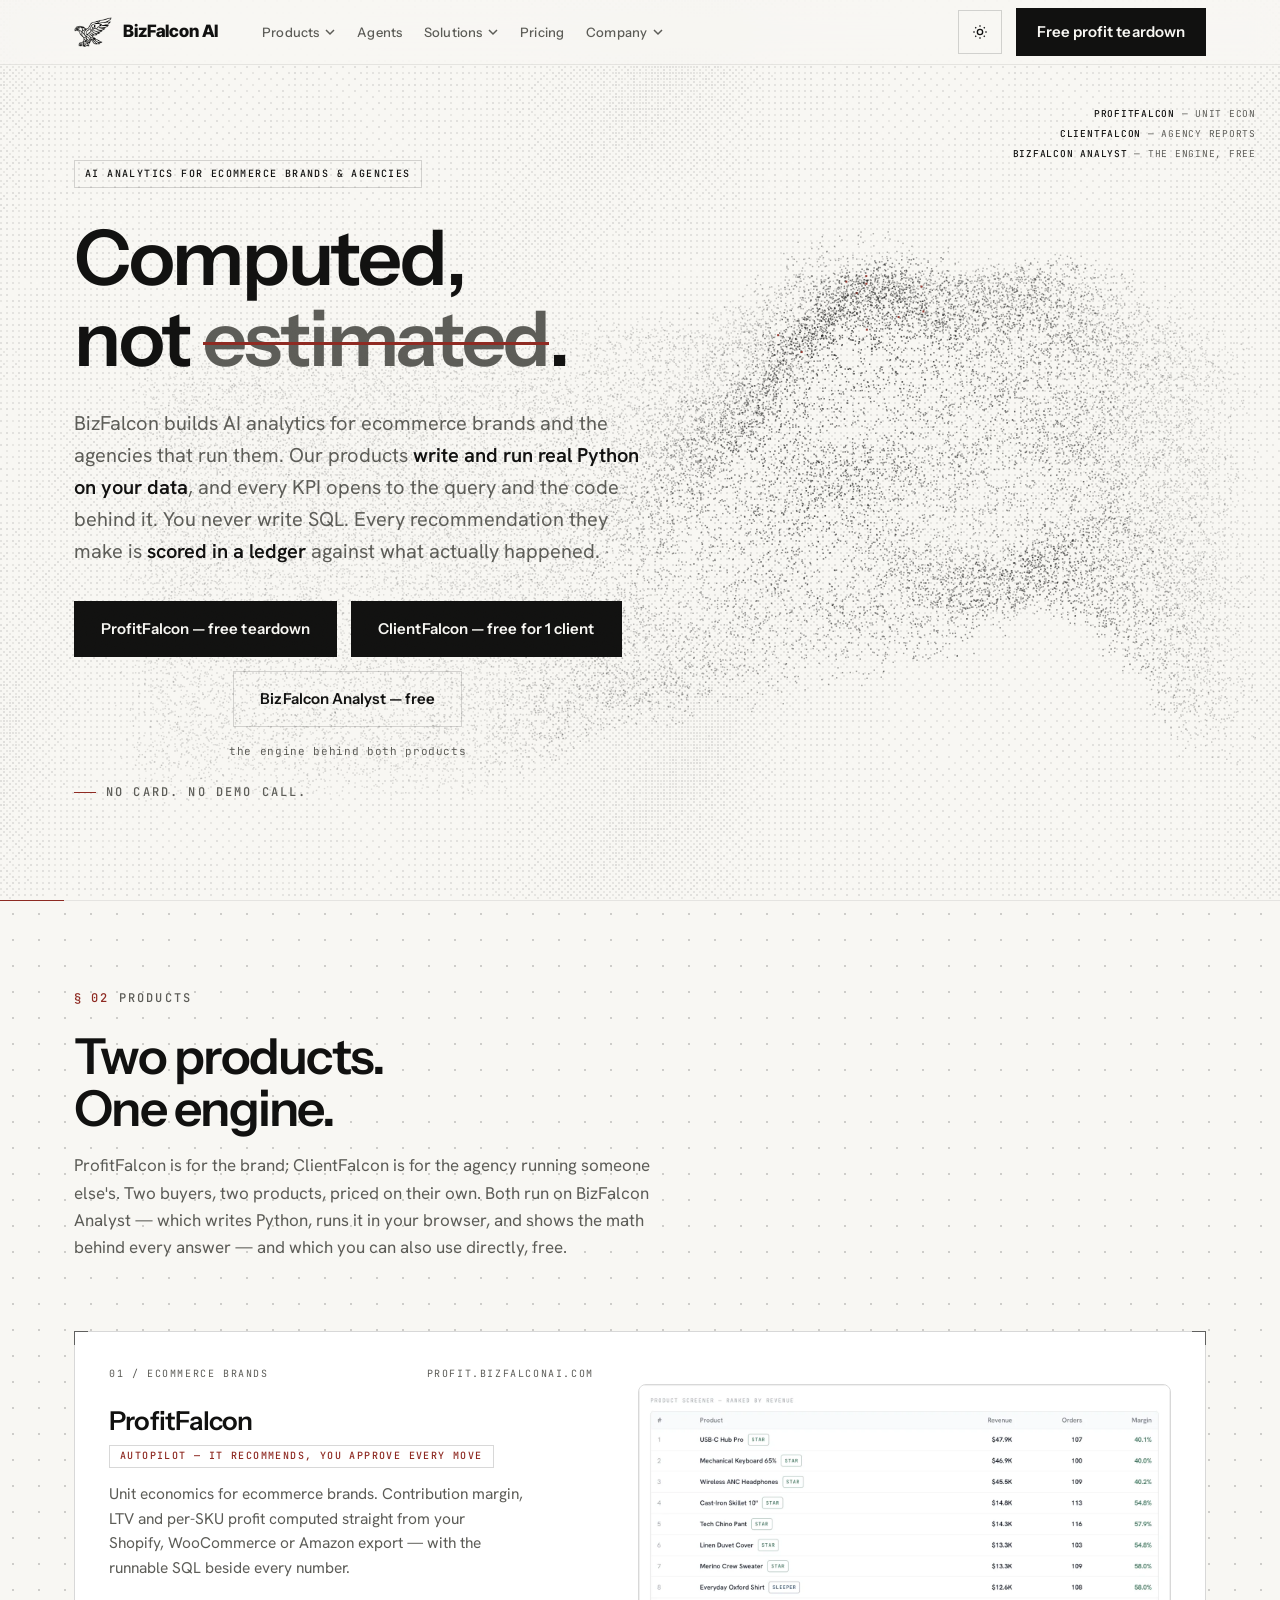
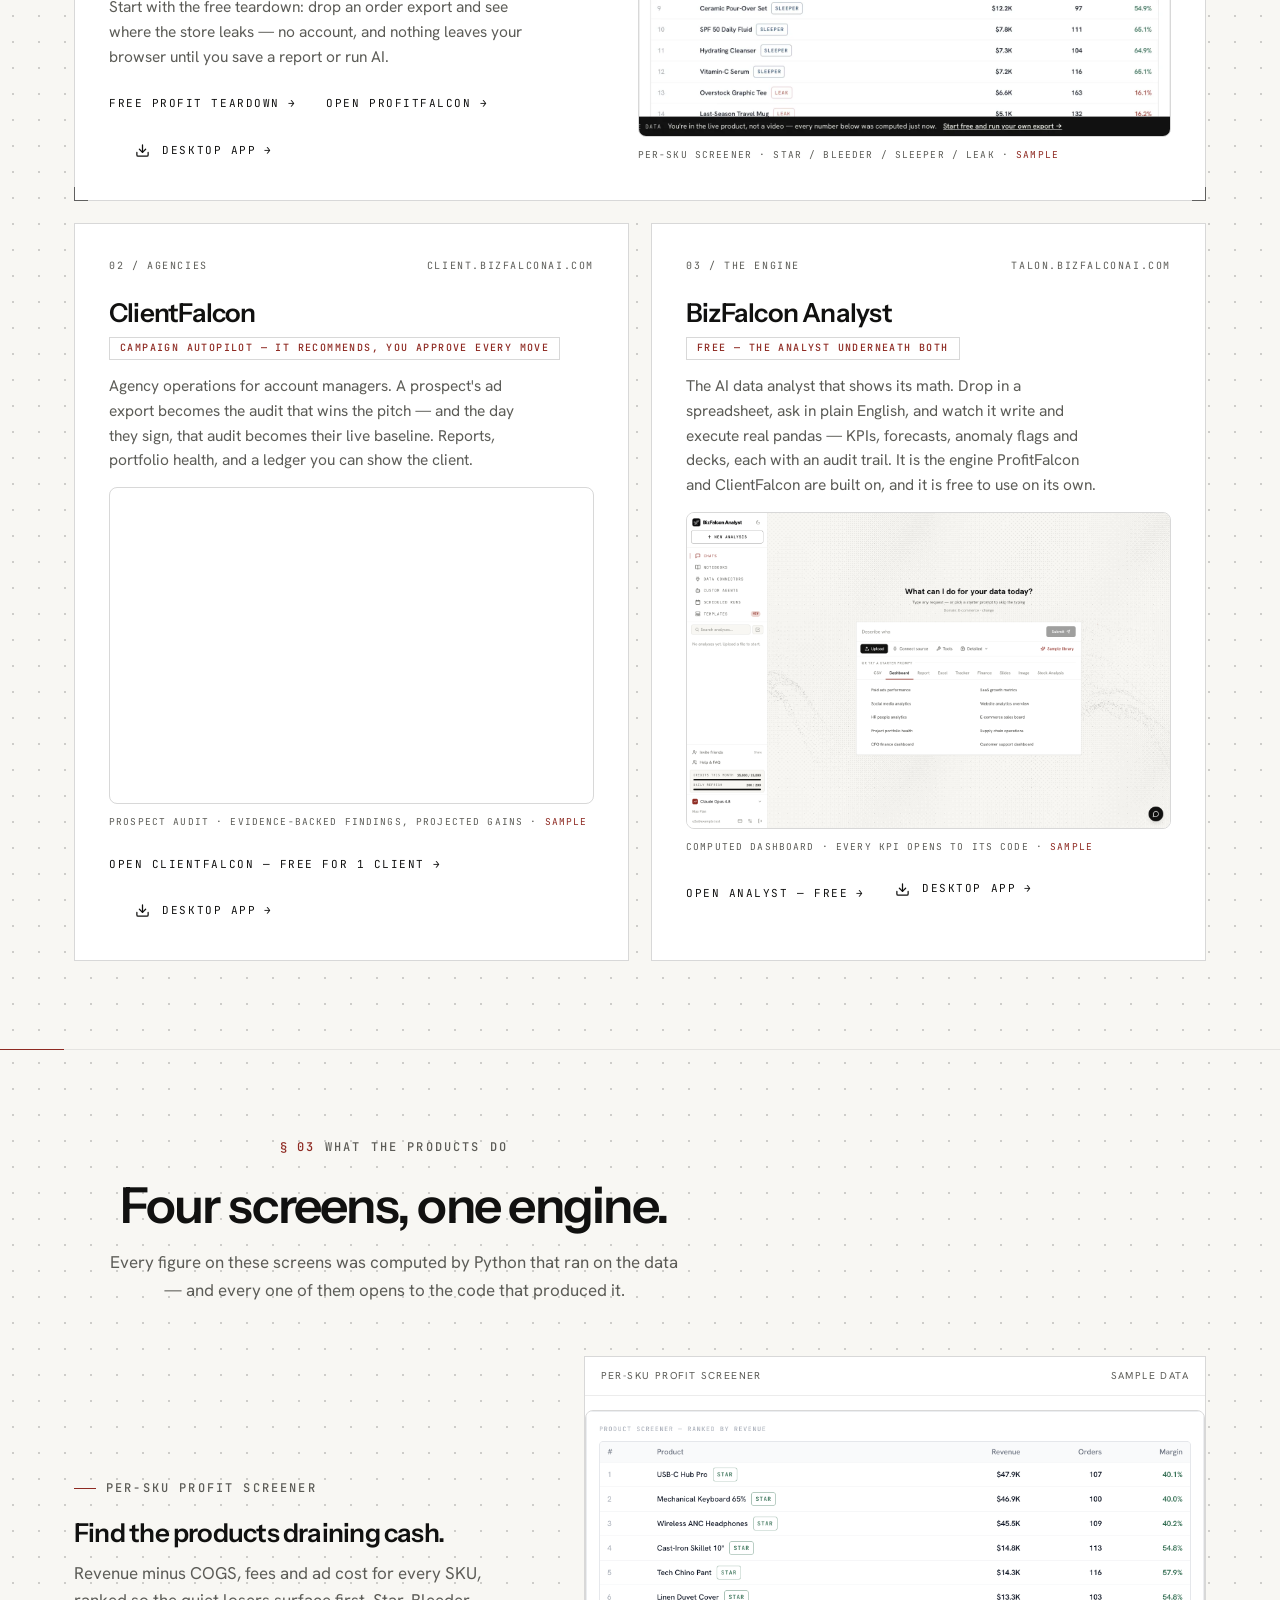
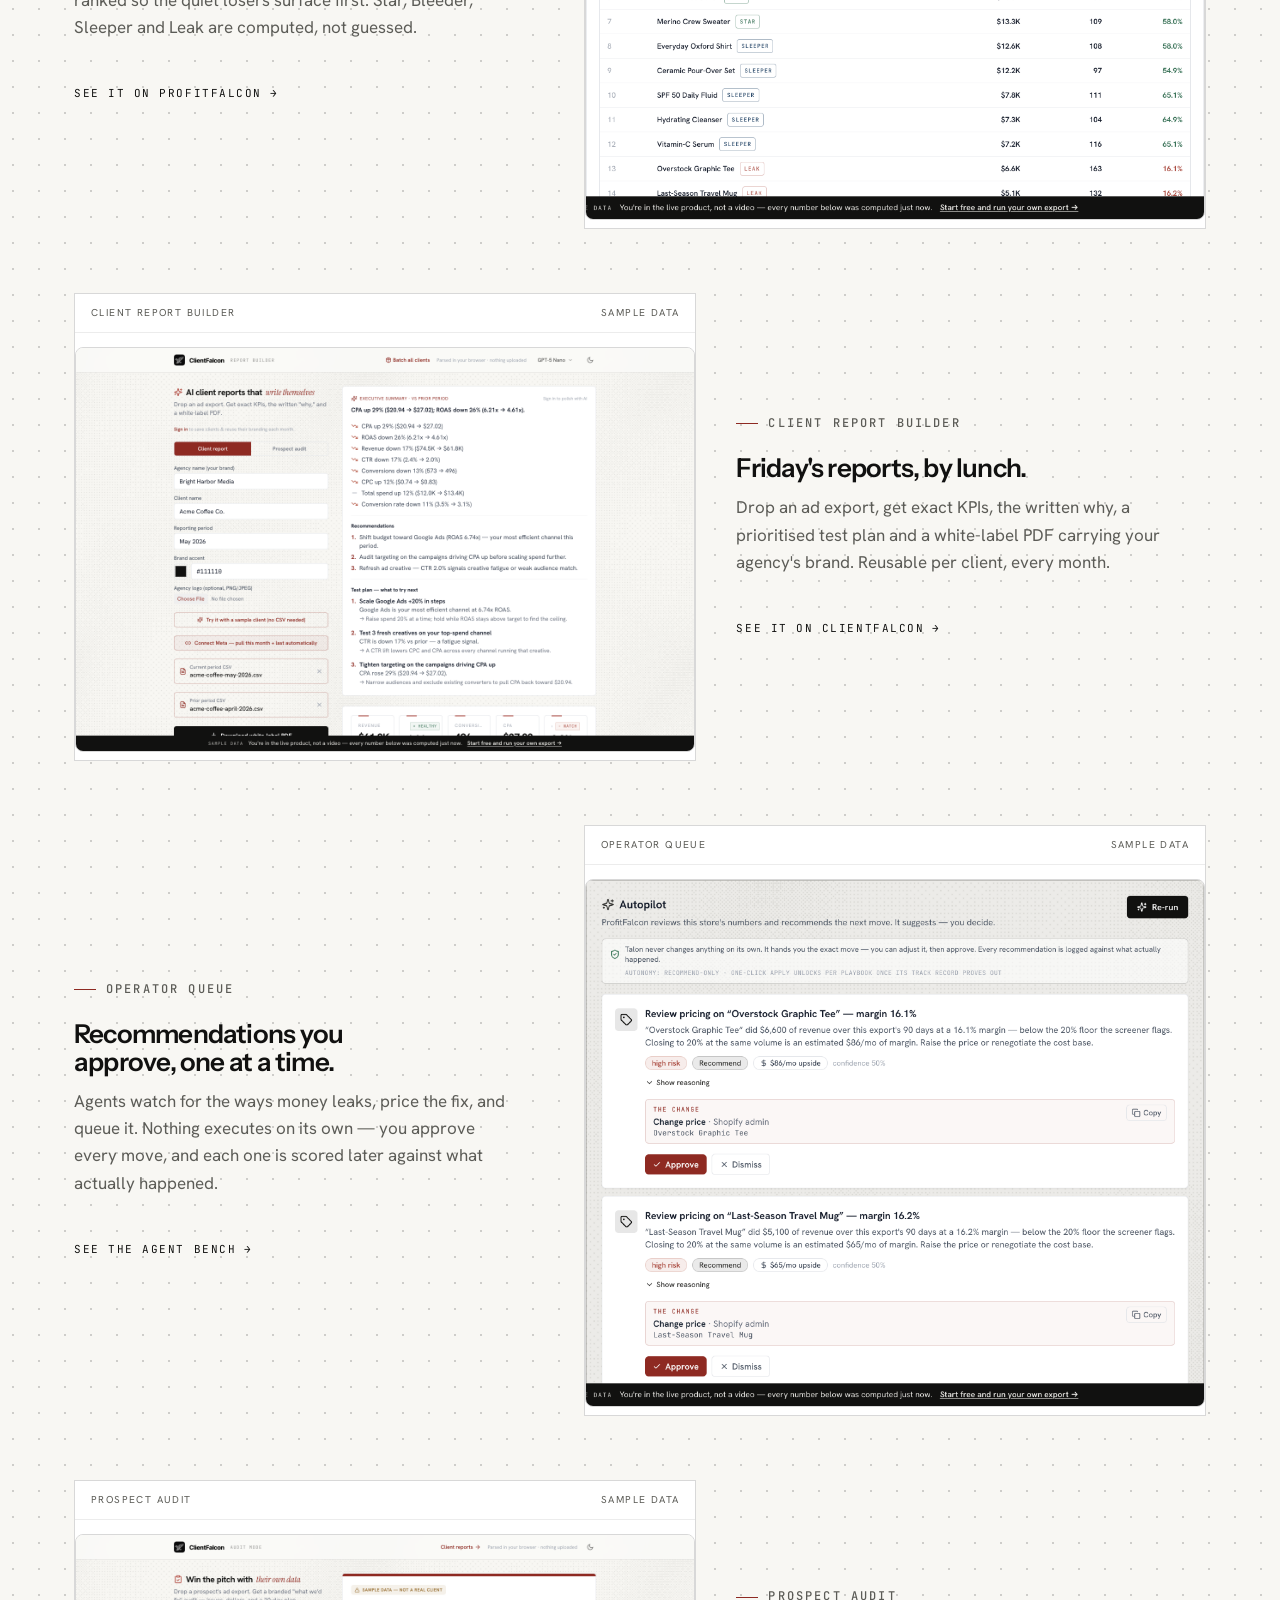
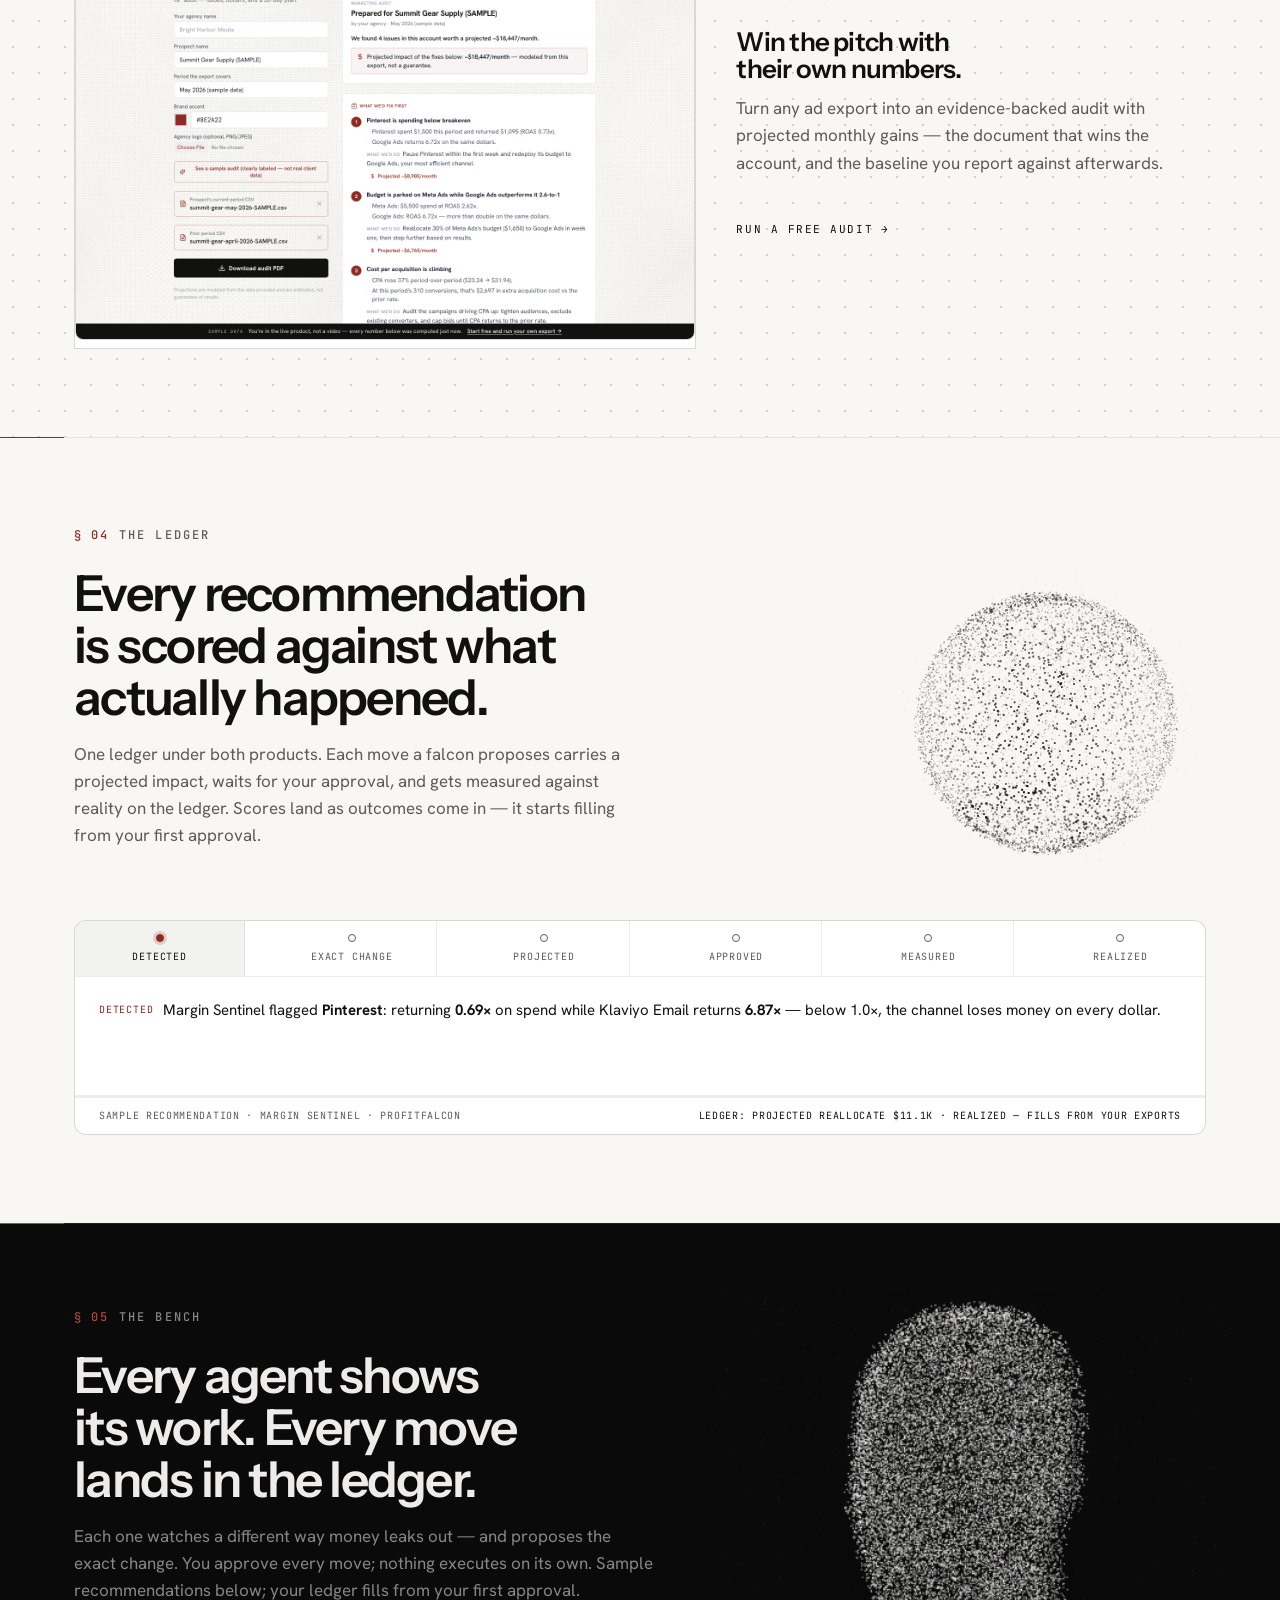
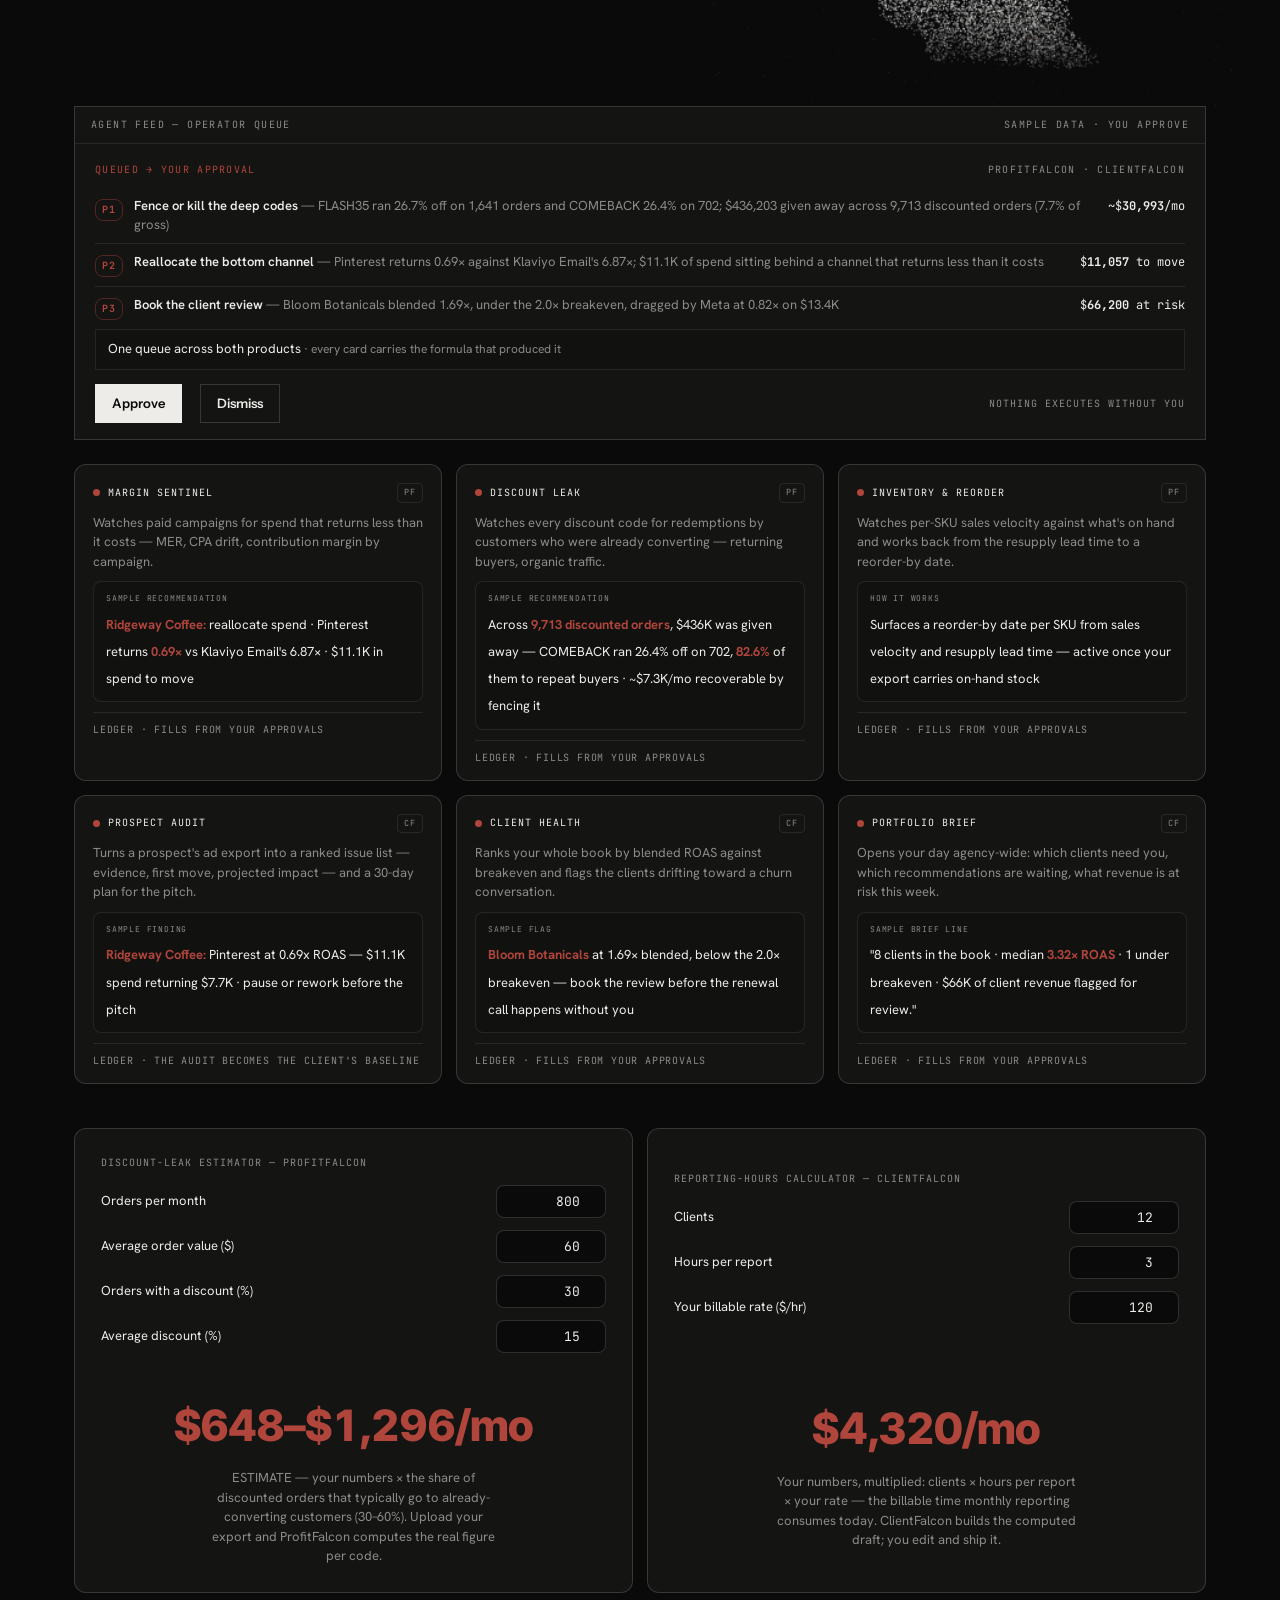
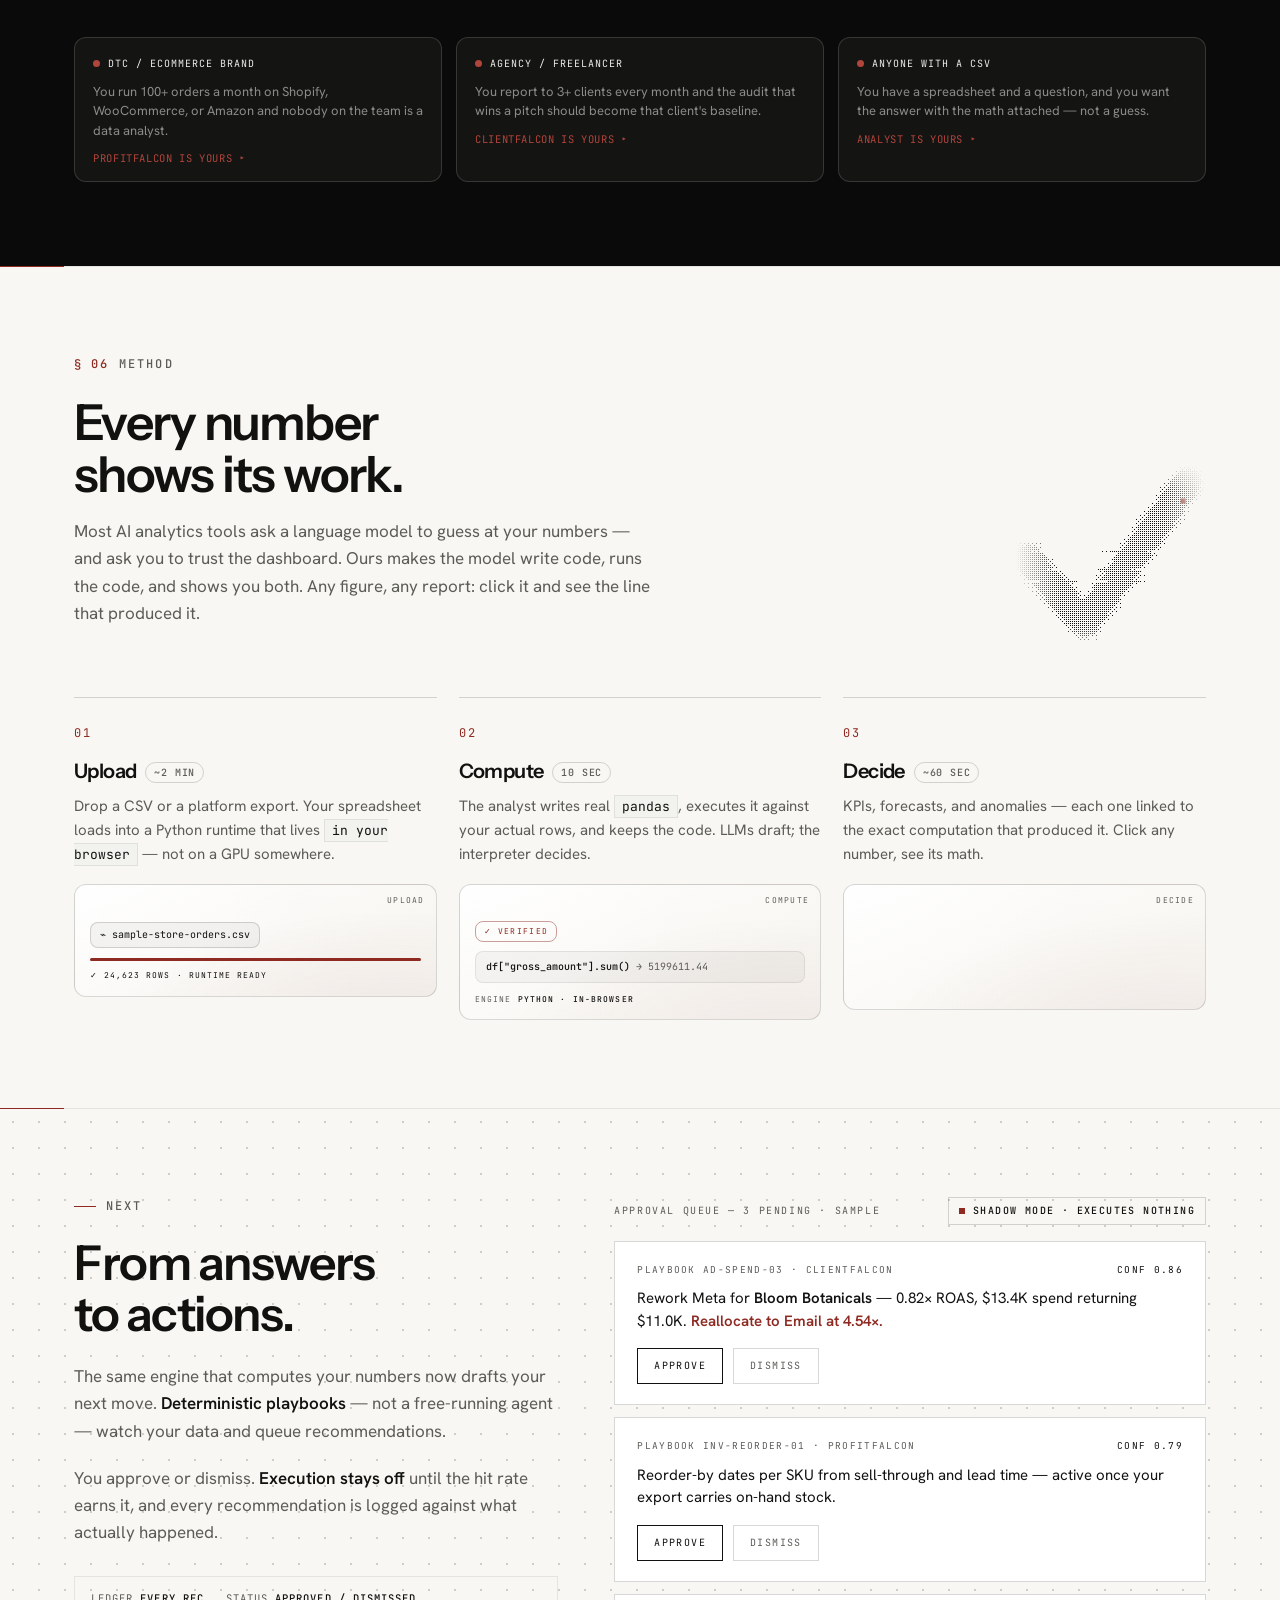
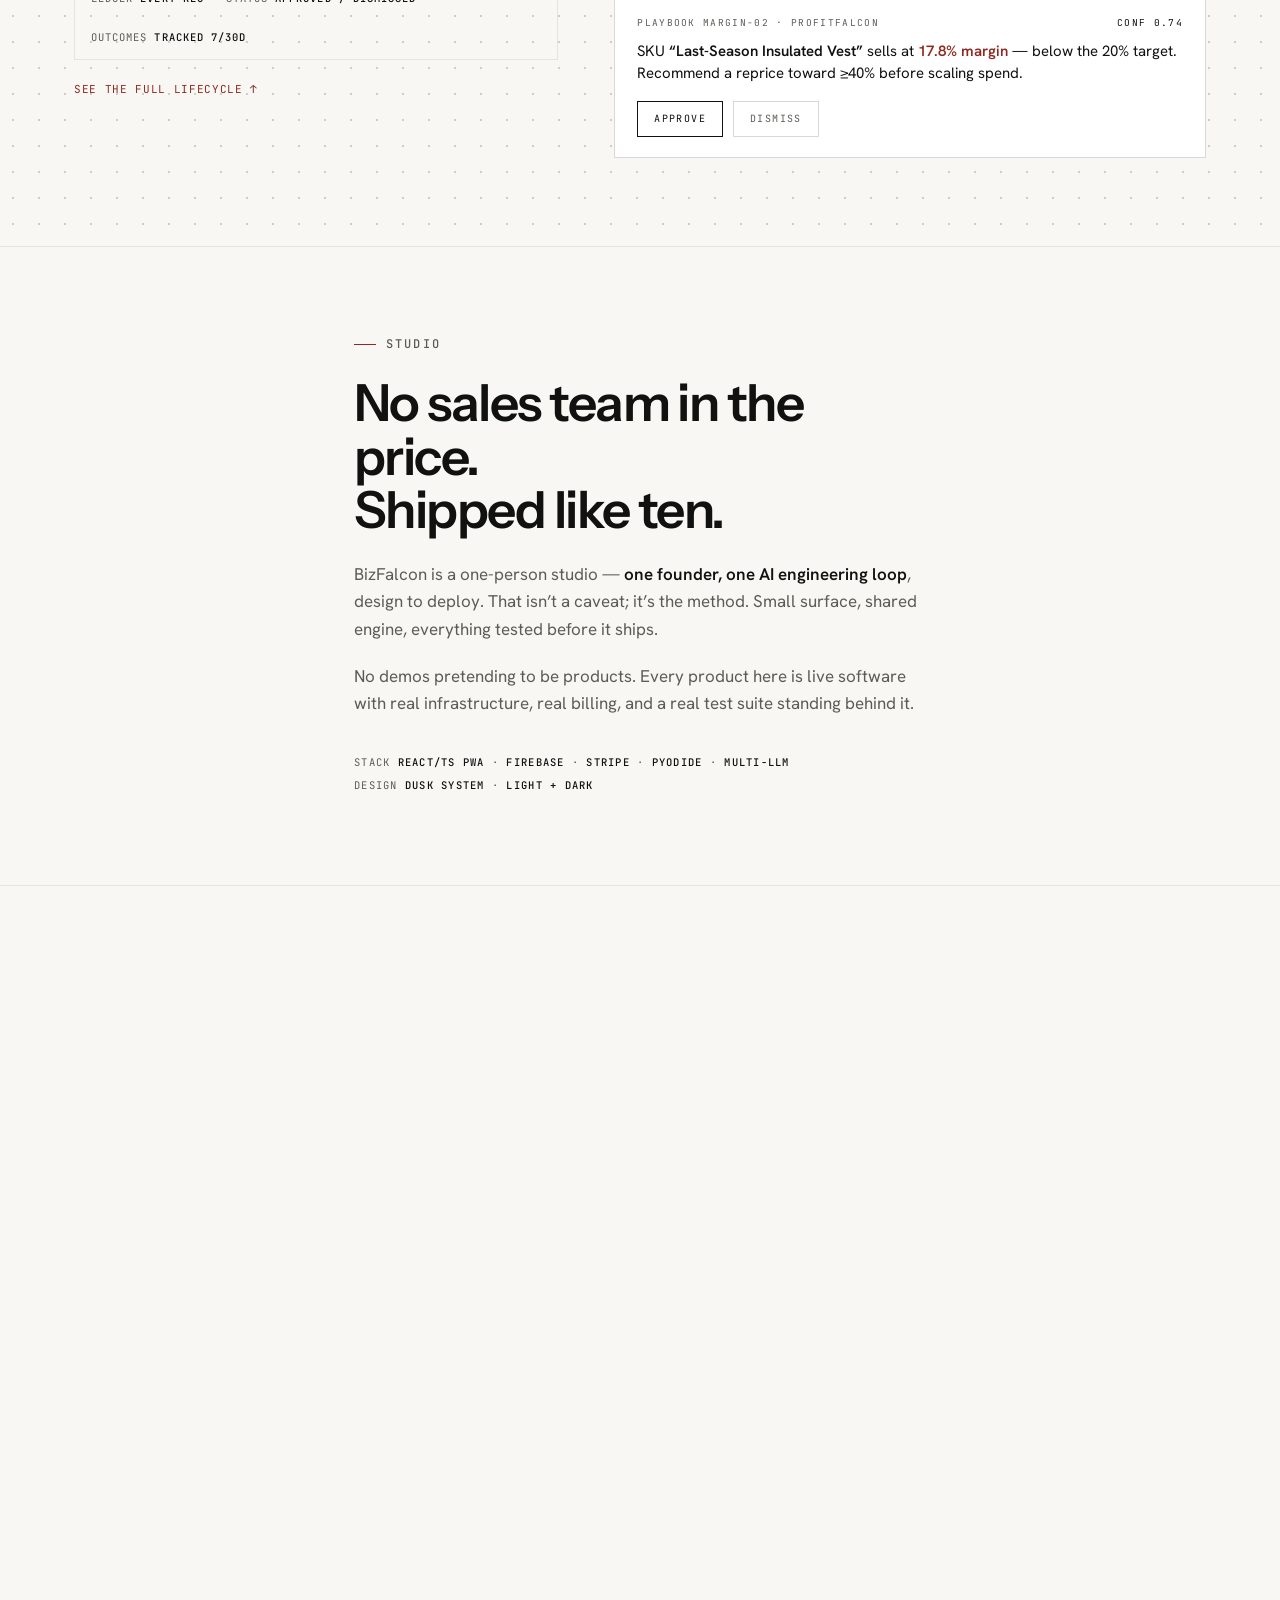
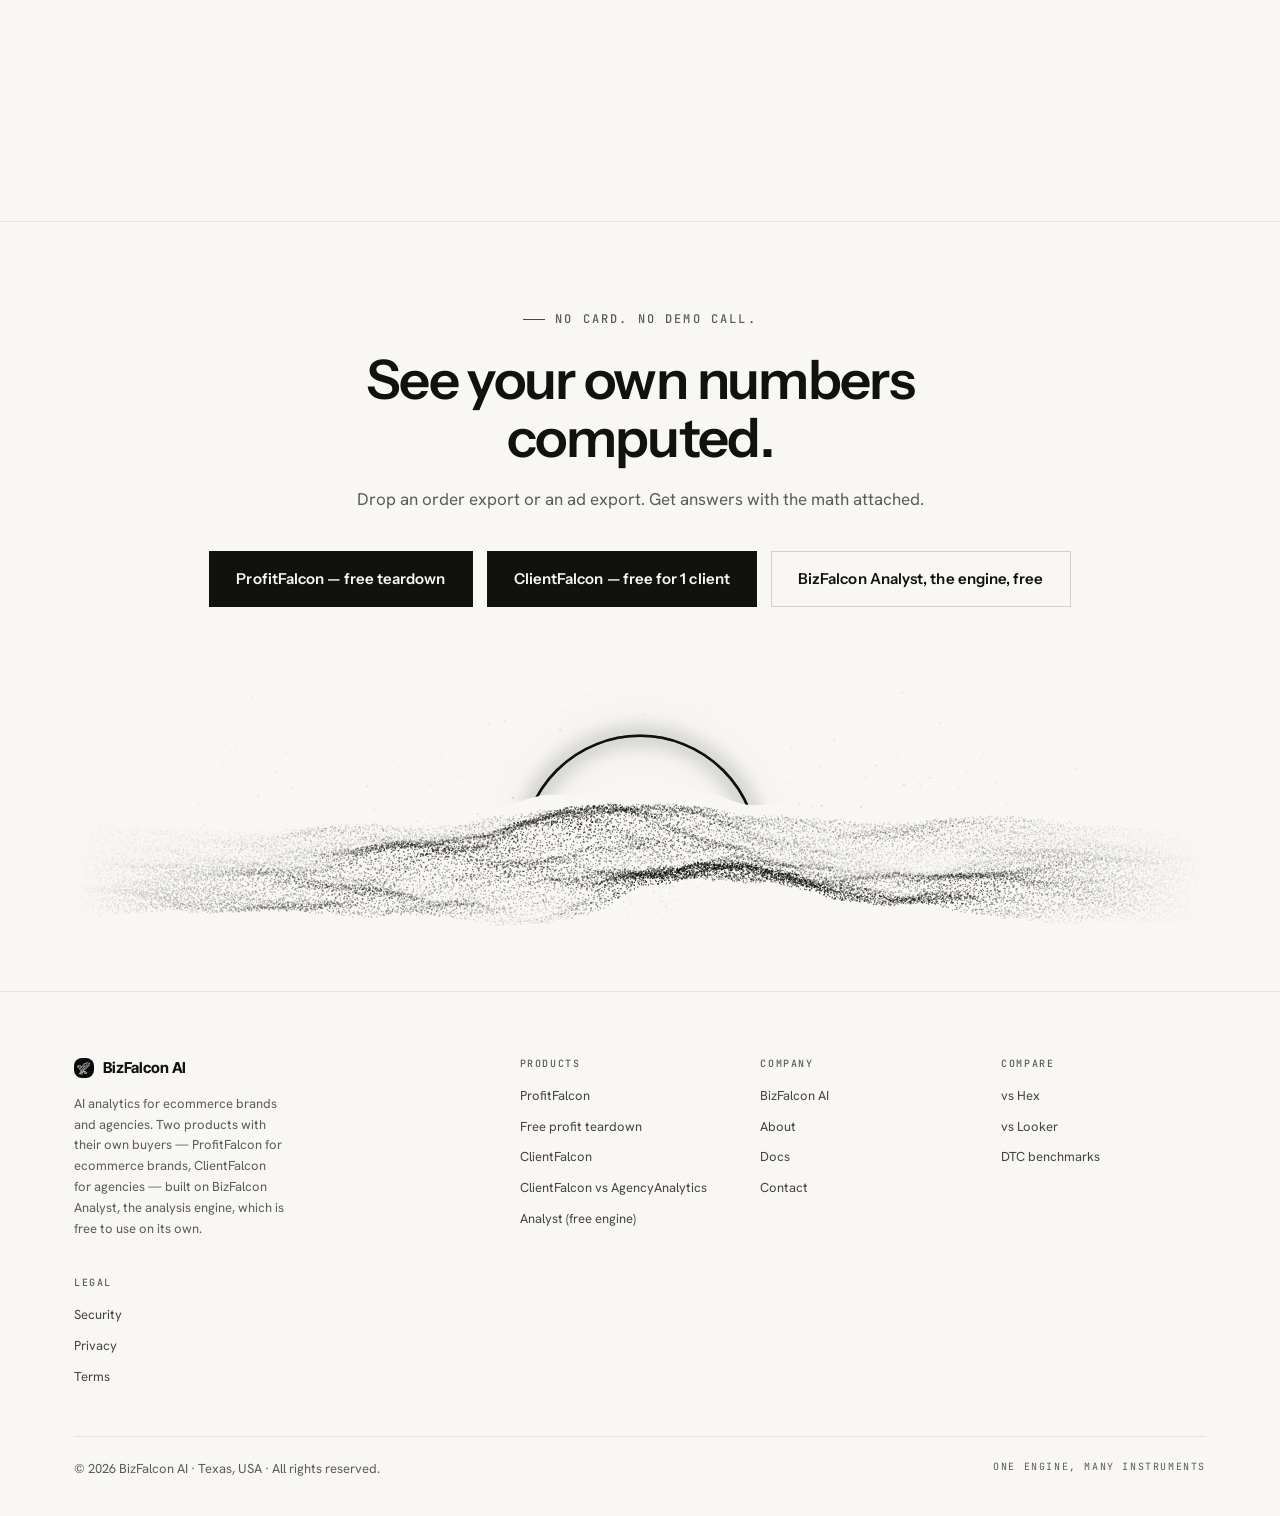
<file: index.html>
<!DOCTYPE html>
<html lang="en">
<head>
<meta charset="UTF-8">
<meta name="viewport" content="width=device-width, initial-scale=1">
<script>try{if(localStorage.getItem("bf-theme")!=="dark")document.documentElement.setAttribute("data-theme","light")}catch(e){document.documentElement.setAttribute("data-theme","light")}</script>
<meta name="theme-color" content="#F8F7F3">
<title>BizFalcon AI — Computed, not estimated</title>
<meta name="description" content="BizFalcon builds AI analytics for ecommerce brands and the agencies that run them. Our analysts write and run real Python on your data — every KPI traceable to the code that produced it.">
<link rel="icon" href="favicon.ico?v=20260808e">
<link rel="icon" type="image/png" sizes="32x32" href="favicon-32.png?v=20260808e">
<link rel="apple-touch-icon" href="apple-touch-icon.png?v=20260808e">
<link rel="preconnect" href="https://fonts.googleapis.com">
<link rel="preconnect" href="https://fonts.gstatic.com" crossorigin>
<link href="https://fonts.googleapis.com/css2?family=Instrument+Sans:wght@500;600&family=Hanken+Grotesk:wght@400;700&family=Inter+Tight:wght@800&family=JetBrains+Mono:wght@400;500;700&display=swap" rel="stylesheet">
<link rel="stylesheet" href="./dusk.css?v=20260808e">
<link rel="stylesheet" href="./site.css?v=20260808e">
  <script>
    /* Belt-and-suspenders with sw.js: drop any root-scoped worker from the old SPA-at-root setup so this page is not forwarded to /dashboard. */
    if ("serviceWorker" in navigator) {
      navigator.serviceWorker.getRegistrations().then(function (rs) {
        rs.forEach(function (r) { if (r.scope === location.origin + "/") r.unregister(); });
      }).catch(function () {});
    }
  </script>
<meta property="og:type" content="website">
<meta property="og:site_name" content="BizFalcon AI">
<meta property="og:locale" content="en_US">
<meta property="og:url" content="https://bizfalconai.com/">
<meta property="og:title" content="BizFalcon AI — Computed, not estimated">
<meta property="og:description" content="BizFalcon builds AI analytics for ecommerce brands and the agencies that run them. Our analysts write and run real Python on your data — every KPI traceable to the code that produced it.">
<meta name="robots" content="index,follow,max-image-preview:large,max-snippet:-1,max-video-preview:-1">
<link rel="canonical" href="https://bizfalconai.com/">
<meta property="og:image" content="https://bizfalconai.com/og.png">
<meta property="og:image:width" content="1200">
<meta property="og:image:height" content="630">
<meta property="og:image:type" content="image/png">
<meta property="og:image:alt" content="BizFalcon AI — verified-computation analytics products">
<meta name="twitter:card" content="summary_large_image">
<meta name="twitter:title" content="BizFalcon AI — Computed, not estimated">
<meta name="twitter:description" content="BizFalcon builds AI analytics for ecommerce brands and the agencies that run them. Our analysts write and run real Python on your data — every KPI traceable to the code that produced it.">
<meta name="twitter:image" content="https://bizfalconai.com/og.png">
<meta name="twitter:image:alt" content="BizFalcon AI — verified-computation analytics products">
<!-- BF-LD -->
<script type="application/ld+json">
{
  "@context": "https://schema.org",
  "@graph": [
    {
      "@type": "Organization",
      "@id": "https://bizfalconai.com/#organization",
      "name": "BizFalcon AI",
      "url": "https://bizfalconai.com/",
      "email": "hello@bizfalconai.com",
      "logo": {
        "@type": "ImageObject",
        "url": "https://bizfalconai.com/falcon-bird-white.png",
        "width": 1190,
        "height": 933
      },
      "founder": {
        "@type": "Person",
        "name": "Siddharth Deepak"
      }
    },
    {
      "@type": "WebSite",
      "@id": "https://bizfalconai.com/#website",
      "url": "https://bizfalconai.com/",
      "name": "BizFalcon AI",
      "inLanguage": "en-US",
      "publisher": {
        "@id": "https://bizfalconai.com/#organization"
      }
    }
  ]
}
</script>
<!-- /BF-LD -->
</head>
<body>
<a class="skip-link" href="#main">Skip to content</a>

<!-- ============ NAV ============ -->
<header class="nav">
  <div class="nav-in">
    <a class="brand" href="#" aria-label="BizFalcon AI home">
      <img src="falcon-bird-white-sm.webp" alt="" width="440" height="345">
      BizFalcon&nbsp;AI
    </a>
    <!-- Was seven flat #anchors on a single page, which is what made this read as a
         landing page rather than a company site. Now the same Products/Solutions/
         Company shape the competitive set uses (Hex: Platform/Solutions/Enterprise/
         Resources; Reaktion: Product/Solutions/Integrations/Pricing/Cases), reusing
         the .nav-dd machinery already in dusk.css so nothing new is invented. -->
    <nav class="nav-links" id="navLinks" aria-label="Primary">
      <div class="nav-dd">
        <button class="nav-dd-btn" type="button" aria-haspopup="true" aria-expanded="false">Products <svg viewBox="0 0 10 6" fill="none" stroke="currentColor" stroke-width="1.5" aria-hidden="true"><path d="M1 1l4 4 4-4"/></svg></button>
        <div class="nav-dd-menu" role="menu">
          <a href="https://profit.bizfalconai.com/" role="menuitem">ProfitFalcon — ecommerce</a>
          <a href="https://client.bizfalconai.com/" role="menuitem">ClientFalcon — agencies</a>
          <a href="https://talon.bizfalconai.com/" role="menuitem">BizFalcon Analyst — free</a>
          <a href="#ledger" role="menuitem">The ledger</a>
          <a href="#products" role="menuitem">All products</a>
        </div>
      </div>
      <a href="#bench">Agents</a>
      <div class="nav-dd">
        <button class="nav-dd-btn" type="button" aria-haspopup="true" aria-expanded="false">Solutions <svg viewBox="0 0 10 6" fill="none" stroke="currentColor" stroke-width="1.5" aria-hidden="true"><path d="M1 1l4 4 4-4"/></svg></button>
        <div class="nav-dd-menu" role="menu">
          <a href="https://profit.bizfalconai.com/" role="menuitem">Ecommerce brand</a>
          <a href="https://client.bizfalconai.com/" role="menuitem">Agency</a>
          <a href="https://talon.bizfalconai.com/" role="menuitem">Any spreadsheet</a>
          <a href="https://talon.bizfalconai.com/solutions" role="menuitem">By industry</a>
        </div>
      </div>
      <a href="#pricing">Pricing</a>
      <div class="nav-dd">
        <button class="nav-dd-btn" type="button" aria-haspopup="true" aria-expanded="false">Company <svg viewBox="0 0 10 6" fill="none" stroke="currentColor" stroke-width="1.5" aria-hidden="true"><path d="M1 1l4 4 4-4"/></svg></button>
        <div class="nav-dd-menu" role="menu">
          <a href="https://talon.bizfalconai.com/about" role="menuitem">About</a>
          <a href="https://talon.bizfalconai.com/security" role="menuitem">Security</a>
          <a href="https://talon.bizfalconai.com/help" role="menuitem">Docs</a>
          <a href="https://talon.bizfalconai.com/blog" role="menuitem">Blog</a>
          <a href="https://talon.bizfalconai.com/#faq" role="menuitem">FAQ</a>
        </div>
      </div>
    </nav>
    <div class="nav-right">
      <!-- ORDER: theme (utility), ghost, primary LAST. The terminal slot is where the
           scan ends, so it belongs to the action we most want taken. -->
      <button class="theme-btn" id="themeToggle" aria-label="Toggle light and dark theme">
        <svg class="icon-sun" viewBox="0 0 24 24" fill="none" stroke="currentColor" stroke-width="2" aria-hidden="true"><circle cx="12" cy="12" r="4"/><path d="M12 2v2M12 20v2M4.9 4.9l1.4 1.4M17.7 17.7l1.4 1.4M2 12h2M20 12h2M4.9 19.1l1.4-1.4M17.7 6.3l1.4-1.4"/></svg>
        <svg class="icon-moon" viewBox="0 0 24 24" fill="none" stroke="currentColor" stroke-width="2" aria-hidden="true"><path d="M21 12.8A9 9 0 1 1 11.2 3a7 7 0 0 0 9.8 9.8z"/></svg>
      </button>
      <a class="btn btn--primary" href="https://profit.bizfalconai.com/teardown">Free profit teardown</a>
      <!-- Below 920px .nav-links was display:none with no replacement, so all 15
           destinations above were unreachable on a phone. This is the control that
           reveals them; dusk-art.js toggles .nav--open on the header. -->
      <button class="nav-burger" type="button" aria-label="Menu" aria-expanded="false" aria-controls="navLinks">
        <svg class="nb-bars" viewBox="0 0 24 24" fill="none" stroke="currentColor" stroke-width="2" aria-hidden="true"><path d="M3 6h18M3 12h18M3 18h18"/></svg>
        <svg class="nb-x" viewBox="0 0 24 24" fill="none" stroke="currentColor" stroke-width="2" aria-hidden="true"><path d="M5 5l14 14M19 5L5 19"/></svg>
      </button>
    </div>
  </div>
</header>

<!-- ============ HERO ============ -->
<section class="hero" id="main" tabindex="-1">
  <canvas class="hero-canvas" id="terrain" aria-hidden="true"></canvas>

  <div class="rail rail--r">
    <b>PROFITFALCON</b>&nbsp;— UNIT&nbsp;ECON<br>
    <b>CLIENTFALCON</b>&nbsp;— AGENCY&nbsp;REPORTS<br>
    <b>BIZFALCON&nbsp;ANALYST</b>&nbsp;— THE&nbsp;ENGINE, FREE
  </div>

  <div class="wrap hero-in">
    <span class="chip hero-chip">AI analytics for ecommerce brands &amp; agencies</span>
    <h1>Computed,<br>not <span class="est">estimated</span>.</h1>
    <p class="hero-sub">BizFalcon builds AI analytics for ecommerce brands and the agencies that run them. Our products <strong>write and run real Python on your data</strong>, and every KPI opens to the query and the code behind it. You never write SQL. Every recommendation they make is <strong>scored in a ledger</strong> against what actually happened.</p>
    <!-- The stack is width:fit-content, so it collapses to its widest child -- the two-button
         row -- and the Analyst button centres on THAT rather than on the viewport. The hero's
         .hero-ctas is justify-content:flex-start (site.css), so page-centring would land the
         Analyst far right of the pair. Survives the row wrapping to two lines at narrow widths.

         Why a button again, after a previous pass demoted it to a text line: the objection then
         was that a ghost button BESIDE two solids read as the weakest of three primaries. On its
         own row BENEATH them it reads as the alternative to both -- subordinate by position, which
         is what the engine is. The placement answers the objection instead of ignoring it. -->
    <div class="hero-cta-stack">
      <div class="hero-ctas">
        <a class="btn btn--primary" href="https://profit.bizfalconai.com/teardown">ProfitFalcon — free teardown</a>
        <a class="btn btn--primary" href="https://client.bizfalconai.com/">ClientFalcon — free for 1 client</a>
      </div>
      <a class="btn btn--ghost hero-alt" href="https://talon.bizfalconai.com">BizFalcon Analyst — free</a>
      <p class="hero-aside">the engine behind both products</p>
    </div>
    <div class="eyebrow" style="margin-top:22px;margin-bottom:0;justify-content:flex-start">No card. No demo call.</div>
  </div>

</section>

<!-- ============ PRODUCTS ============ -->
<section id="products" class="dotbg">
  <div class="wrap">
    <div class="sec-row">
      <div class="sec-head rv" data-dock>
        <div class="eyebrow">Products</div>
        <h2>Two products.<br>One engine.</h2>
        <p>ProfitFalcon is for the brand; ClientFalcon is for the agency running someone else's. Two buyers, two products, priced on their own. Both run on BizFalcon Analyst — which writes Python, runs it in your browser, and shows the math behind every answer — and which you can also use directly, free.</p>
      </div>
    </div>

    <div class="prod-grid">
      <!-- PROFITFALCON — brand side. Leads because it is a paid product with its
           own buyer, not a packaging of the free one. -->
      <article class="prod prod--hero frame rv"><i></i><i></i><i></i><i></i>
        <div>
          <div class="prod-idx"><span>01 / ECOMMERCE BRANDS</span><span>PROFIT.BIZFALCONAI.COM</span></div>
          <h3>ProfitFalcon <span class="chip chip--ghost">Autopilot — it recommends, you approve every move</span></h3>
          <p>Unit economics for ecommerce brands. Contribution margin, LTV and per-SKU profit computed straight from your Shopify, WooCommerce or Amazon export — with the runnable SQL beside every number.</p>
          <p style="margin-top:14px">Start with the free teardown: drop an order export and see where the store leaks — no account, and nothing leaves your browser until you save a report or run AI.</p>
          <a class="prod-link" href="https://profit.bizfalconai.com/teardown">Free profit teardown</a>
          <a class="prod-link" href="https://profit.bizfalconai.com/">Open ProfitFalcon</a>
          <a class="prod-link" href="https://profit.bizfalconai.com/?install=1"><svg class="btn-ico" width="15" height="15" viewBox="0 0 24 24" fill="none" stroke="currentColor" stroke-width="2" stroke-linecap="round" stroke-linejoin="round" aria-hidden="true"><path d="M21 15v4a2 2 0 0 1-2 2H5a2 2 0 0 1-2-2v-4"/><polyline points="7 10 12 15 17 10"/><line x1="12" x2="12" y1="15" y2="3"/></svg> Desktop app</a>
        </div>
        <div>
          <a class="prod-shot-link" href="https://profit.bizfalconai.com/" aria-label="Open the live product">
        <picture>
            <source srcset="./shots/screener.webp" type="image/webp">
            <img class="prod-shot" src="./shots/screener.png" width="1440" height="950" loading="lazy" decoding="async" alt="ProfitFalcon per-SKU screener: every SKU ranked by contribution margin with Star / Bleeder / Sleeper / Leak status, computed from a sample export">
          </picture>
        </a>
          <div class="mini-note">Per-SKU screener · Star / Bleeder / Sleeper / Leak · <em>SAMPLE</em></div>
        </div>
      </article>

      <!-- CLIENTFALCON — agency side. Peer of ProfitFalcon, not a sub-product. -->
      <article class="prod rv d1">
        <div class="prod-idx"><span>02 / AGENCIES</span><span>CLIENT.BIZFALCONAI.COM</span></div>
        <h3>ClientFalcon <span class="chip chip--ghost">Campaign Autopilot — it recommends, you approve every move</span></h3>
        <p>Agency operations for account managers. A prospect's ad export becomes the audit that wins the pitch — and the day they sign, that audit becomes their live baseline. Reports, portfolio health, and a ledger you can show the client.</p>
        <a class="prod-shot-link" href="https://client.bizfalconai.com/" aria-label="Open the live product">
        <picture>
          <source srcset="./shots/audit.webp" type="image/webp">
          <img class="prod-shot" src="./shots/audit.png" width="1440" height="940" loading="lazy" decoding="async" alt="ClientFalcon prospect audit: evidence-backed findings with projected monthly gains, computed from a sample ad export">
        </picture>
        </a>
        <div class="mini-note">Prospect audit · evidence-backed findings, projected gains · <em>SAMPLE</em></div>
        <a class="prod-link" href="https://client.bizfalconai.com/">Open ClientFalcon — free for 1 client</a>
        <a class="prod-link" href="https://client.bizfalconai.com/?install=1"><svg class="btn-ico" width="15" height="15" viewBox="0 0 24 24" fill="none" stroke="currentColor" stroke-width="2" stroke-linecap="round" stroke-linejoin="round" aria-hidden="true"><path d="M21 15v4a2 2 0 0 1-2 2H5a2 2 0 0 1-2-2v-4"/><polyline points="7 10 12 15 17 10"/><line x1="12" x2="12" y1="15" y2="3"/></svg> Desktop app</a>
      </article>

      <!-- TALON — the engine both products run on, free to use directly. -->
      <article class="prod rv d2">
        <div class="prod-idx"><span>03 / THE ENGINE</span><span>TALON.BIZFALCONAI.COM</span></div>
        <h3>BizFalcon Analyst <span class="chip chip--ghost">Free — the analyst underneath both</span></h3>
        <p>The AI data analyst that shows its math. Drop in a spreadsheet, ask in plain English, and watch it write and execute real pandas — KPIs, forecasts, anomaly flags and decks, each with an audit trail. It is the engine ProfitFalcon and ClientFalcon are built on, and it is free to use on its own.</p>
        <!-- All three products now present the same way: one screenshot that links
             to the live product. The Analyst demo terminal that used to sit here was
             removed on the founder's call — it animated on a timer, so a visitor who
             scrolled past mid-sequence saw a half-typed query, and it was the only
             product block that behaved differently from its two siblings. -->
        <a class="prod-shot-link" href="https://talon.bizfalconai.com" aria-label="Open the live product">
        <picture>
          <!-- Was shots/dashboard.png -- a PROFITFALCON screenshot, its sidebar reading
                 "ProfitFalcon / Sample store". The Analyst card advertised the wrong
                 product. shots/analyst.png is a real capture of the Analyst workspace,
                 taken by e2e/capture-analyst-shot.mjs against the emulator. -->
            <img class="prod-shot" src="./shots/analyst.png" width="2880" height="1880"
               loading="lazy" decoding="async"
               alt="BizFalcon Analyst workspace: the analysis composer with starter prompts, saved analyses and the model picker">
        </picture>
        </a>
        <div class="mini-note">Computed dashboard · every KPI opens to its code · <em>SAMPLE</em></div>
        <a class="prod-link" href="https://talon.bizfalconai.com">Open Analyst — free</a>
        <a class="prod-link" href="https://talon.bizfalconai.com/?install=1"><svg class="btn-ico" width="15" height="15" viewBox="0 0 24 24" fill="none" stroke="currentColor" stroke-width="2" stroke-linecap="round" stroke-linejoin="round" aria-hidden="true"><path d="M21 15v4a2 2 0 0 1-2 2H5a2 2 0 0 1-2-2v-4"/><polyline points="7 10 12 15 17 10"/><line x1="12" x2="12" y1="15" y2="3"/></svg> Desktop app</a>
      </article>
    </div>
  </div>
</section>

<!-- ============ PRICING — entry price per product, links to each product's own pricing ============ -->

<!-- ============ MODULES ============ -->
<!-- Named capability slides with real product screenshots, the shape the competitive
     set uses (Reaktion runs 3-12 images per module slide; Triple Whale 8 large
     images; neither has live coded animation, which is ours). The company site
     previously showed three product cards and stopped, so a visitor could not see
     what any of them actually DOES.

     Each slide carries BOTH labels: the eyebrow says functionally what it is, the
     heading keeps the editorial voice. Scannable for someone skimming for
     capability without flattening the writing.

     Every image here is a real screenshot that already existed in shots/ and was
     going unused -- nothing is a mockup, and nothing needed new capture. -->
<section id="modules" class="dotbg">
  <div class="wrap">
    <div class="sec-head" style="text-align:center">
      <div class="eyebrow">What the products do</div>
      <h2>Four screens, one engine.</h2>
      <p>Every figure on these screens was computed by Python that ran on the data — and every one of them opens to the code that produced it.</p>
    </div>
    <div class="mods">
      <article class="mod rv">
        <div class="mod-copy">
          <div class="eyebrow">Per-SKU profit screener</div>
          <h3>Find the products draining cash.</h3>
          <p>Revenue minus COGS, fees and ad cost for every SKU, ranked so the quiet losers surface first. Star, Bleeder, Sleeper and Leak are computed, not guessed.</p>
          <a class="prod-link" href="https://profit.bizfalconai.com/">See it on ProfitFalcon</a>
        </div>
        <a class="mod-shot-link" href="https://profit.bizfalconai.com/" aria-label="ProfitFalcon per-SKU screener: every product ranked by contribution margin with computed status tags">
          <div class="shot-bar"><span class="dots"><i></i><i></i><i></i></span><span>per-sku profit screener</span><span style="margin-left:auto">SAMPLE DATA</span></div>
          <img class="prod-shot" src="./shots/screener.png" width="1968" height="1298" loading="lazy" decoding="async" alt="ProfitFalcon per-SKU screener: every product ranked by contribution margin with computed status tags">
        </a>
      </article>
      <article class="mod mod--flip rv">
        <div class="mod-copy">
          <div class="eyebrow">Client report builder</div>
          <h3>Friday's reports, by lunch.</h3>
          <p>Drop an ad export, get exact KPIs, the written why, a prioritised test plan and a white-label PDF carrying your agency's brand. Reusable per client, every month.</p>
          <a class="prod-link" href="https://client.bizfalconai.com/">See it on ClientFalcon</a>
        </div>
        <a class="mod-shot-link" href="https://client.bizfalconai.com/" aria-label="ClientFalcon report builder: agency branding fields beside a generated executive summary, recommendations and test plan">
          <div class="shot-bar"><span class="dots"><i></i><i></i><i></i></span><span>client report builder</span><span style="margin-left:auto">SAMPLE DATA</span></div>
          <img class="prod-shot" src="./shots/report-builder.png" width="2880" height="1880" loading="lazy" decoding="async" alt="ClientFalcon report builder: agency branding fields beside a generated executive summary, recommendations and test plan">
        </a>
      </article>
      <article class="mod rv">
        <div class="mod-copy">
          <div class="eyebrow">Operator queue</div>
          <h3>Recommendations you approve, one at a time.</h3>
          <p>Agents watch for the ways money leaks, price the fix, and queue it. Nothing executes on its own — you approve every move, and each one is scored later against what actually happened.</p>
          <a class="prod-link" href="https://profit.bizfalconai.com/#bench">See the agent bench</a>
        </div>
        <a class="mod-shot-link" href="https://profit.bizfalconai.com/#bench" aria-label="The agent feed: queued recommendations with the dollar impact of each, awaiting operator approval">
          <div class="shot-bar"><span class="dots"><i></i><i></i><i></i></span><span>operator queue</span><span style="margin-left:auto">SAMPLE DATA</span></div>
          <img class="prod-shot" src="./shots/agent-feed.png" width="1968" height="1672" loading="lazy" decoding="async" alt="The agent feed: queued recommendations with the dollar impact of each, awaiting operator approval">
        </a>
      </article>
      <article class="mod mod--flip rv">
        <div class="mod-copy">
          <div class="eyebrow">Prospect audit</div>
          <h3>Win the pitch with their own numbers.</h3>
          <p>Turn any ad export into an evidence-backed audit with projected monthly gains — the document that wins the account, and the baseline you report against afterwards.</p>
          <a class="prod-link" href="https://client.bizfalconai.com/">Run a free audit</a>
        </div>
        <a class="mod-shot-link" href="https://client.bizfalconai.com/" aria-label="ClientFalcon prospect audit: evidence-backed findings with projected monthly gains">
          <div class="shot-bar"><span class="dots"><i></i><i></i><i></i></span><span>prospect audit</span><span style="margin-left:auto">SAMPLE DATA</span></div>
          <img class="prod-shot" src="./shots/audit.png" width="2880" height="1880" loading="lazy" decoding="async" alt="ClientFalcon prospect audit: evidence-backed findings with projected monthly gains">
        </a>
      </article>
    </div>
  </div>
</section>


<!-- ============ LEDGER ANATOMY — decision→outcome lifecycle, the differentiator ============ -->
<section id="ledger" class="ledger-sec">
  <div class="wrap">
    <div class="sec-row">
      <div class="sec-head rv">
        <div class="eyebrow">The ledger</div>
        <h2>Every recommendation is scored against what actually happened.</h2>
        <p>One ledger under both products. Each move a falcon proposes carries a projected impact, waits for your approval, and gets measured against reality on the ledger. Scores land as outcomes come in — it starts filling from your first approval.</p>
      </div>
      <canvas class="art art--oort rv d1" data-art="oort" aria-hidden="true"></canvas>
    </div>
    <div class="lg-frame rv d1" id="lgFrame">
      <div class="lg-rail" role="tablist" aria-label="Recommendation lifecycle">
        <button class="lg-node" role="tab" data-lg="0"><span class="ln-dot"></span><span class="ln-t">Detected</span></button>
        <button class="lg-node" role="tab" data-lg="1"><span class="ln-dot"></span><span class="ln-t">Exact change</span></button>
        <button class="lg-node" role="tab" data-lg="2"><span class="ln-dot"></span><span class="ln-t">Projected</span></button>
        <button class="lg-node" role="tab" data-lg="3"><span class="ln-dot"></span><span class="ln-t">Approved</span></button>
        <button class="lg-node" role="tab" data-lg="4"><span class="ln-dot"></span><span class="ln-t">Measured</span></button>
        <button class="lg-node" role="tab" data-lg="5"><span class="ln-dot"></span><span class="ln-t">Realized</span></button>
      </div>
      <div class="lg-stage">
        <div class="lg-line" id="lgLine"><span class="lg-k" id="lgK"></span><span class="lg-v" id="lgV"></span></div>
      </div>
      <div class="lg-prog" aria-hidden="true"><i id="lgProg"></i></div>
      <!-- Was labelled illustrative, which was honest while the figures traced to
           nothing. Computed from the marketing-attribution sample now, so it reads
           SAMPLE like the other surfaces. -->
      <div class="lg-foot"><span>SAMPLE RECOMMENDATION · MARGIN SENTINEL · PROFITFALCON</span><span class="lg-tally">LEDGER: PROJECTED reallocate $11.1K · REALIZED — fills from your exports</span></div>
    </div>
  </div>
</section>
<script>
(function(){
  var stages=[
    /* Computed from the marketing-attribution sample and mirrored in
       frontend/src/components/showcase/cascade.ts (CASCADE_CHANNELS), where
       cascade.test.ts asserts every value against the engine and refuses the retired
       set by name. The figures here replace a hand-written trio that traced to no
       sample and named the wrong benchmark channel. Retired values are listed in the
       test's ban list, deliberately not repeated in shipped markup. */
    ["Detected","Margin Sentinel flagged <b>Pinterest</b>: returning <b>0.69×</b> on spend while Klaviyo Email returns <b>6.87×</b> — below 1.0×, the channel loses money on every dollar."],
    ["Exact change","<span class=\"lgm\">Reallocate budget · move the $11.1K off Pinterest toward Klaviyo Email (6.87×) and Google Ads (3.20×)</span>"],
    ["Projected","<b>$11.1K</b> in spend reallocated from a 0.69× channel to a 6.87× one · the formula behind the number is attached to the card."],
    ["Approved","You approved it. The change is yours to apply — one click copies the exact move. Nothing executes without you."],
    ["Measured","Each new export you drop is scored against the projection: MER, spend, and contribution by channel."],
    ["Realized","Your realized number lands here, scored against the projection over 30 days. The ledger fills from your data — not a demo figure."]
  ];
  var frame=document.getElementById("lgFrame"); if(!frame) return;
  var nodes=frame.querySelectorAll(".lg-node"),k=document.getElementById("lgK"),v=document.getElementById("lgV"),
      line=document.getElementById("lgLine"),prog=document.getElementById("lgProg"),
      cur=-1,timer=null,DUR=3400,
      still=matchMedia("(prefers-reduced-motion:reduce)").matches;
  function show(i,auto){
    cur=i;
    nodes.forEach(function(n,j){n.classList.toggle("on",j===i);n.classList.toggle("done",j<i);n.setAttribute("aria-selected",j===i?"true":"false");});
    line.classList.remove("show");k.textContent=stages[i][0];v.innerHTML=stages[i][1];
    requestAnimationFrame(function(){requestAnimationFrame(function(){line.classList.add("show");});});
    if(prog){prog.classList.remove("run");prog.style.transitionDuration="0ms";prog.style.transform="scaleX(0)";
      if(auto&&!still){requestAnimationFrame(function(){requestAnimationFrame(function(){prog.style.transitionDuration=DUR+"ms";prog.classList.add("run");});});}}
  }
  function loop(){clearTimeout(timer);if(still)return;timer=setTimeout(function(){show((cur+1)%stages.length,true);loop();},DUR);}
  nodes.forEach(function(n){n.addEventListener("click",function(){clearTimeout(timer);show(+n.dataset.lg,false);loop();});});
  var inView=false;
  var io=new IntersectionObserver(function(en){
    en.forEach(function(e){inView=e.isIntersecting;if(inView){if(cur<0){show(0,true);}loop();}else{clearTimeout(timer);}});
  },{threshold:.35});
  io.observe(frame);
  document.addEventListener("visibilitychange",function(){
    if(document.hidden){clearTimeout(timer);}else if(inView&&cur>=0){show(cur,true);loop();}
  });
  if(still){show(0,false);}
})();
</script>



<!-- ============ AGENT BENCH — the work, not the count ============ -->
<section id="bench" class="interlude">
  <div class="wrap">
    <div class="sec-row">
      <div class="sec-head rv">
        <div class="eyebrow">The bench</div>
        <h2>Every agent shows its work. Every move lands in the ledger.</h2>
        <p>Each one watches a different way money leaks out — and proposes the exact change. You approve every move; nothing executes on its own. Sample recommendations below; your ledger fills from your first approval.</p>
      </div>
      <!-- MOVED: head sits beside the description, not in a row below it. -->
<canvas class="art art--bust rv d1" data-art="bust" aria-hidden="true"></canvas>

    </div>

    <div class="feed-duo rv d1">
    <div class="rec-mock" data-countup aria-label="Operator queue — recommendations awaiting approval (sample data)">
      <div class="rm-bar"><span>agent feed — operator queue</span><span>SAMPLE DATA · YOU APPROVE</span></div>
      <div class="rm-body">
        <div class="rm-head"><span>QUEUED → YOUR APPROVAL</span><span>PROFITFALCON · CLIENTFALCON</span></div>
        <div class="sc-stagger">
          <!-- Depth figures are the engine's computed averages. The monthly impact is the
               deep codes' COMBINED discount, which is what the plural refers to; it is not
               what fencing recovers, so it is not labelled that way. -->
          <div class="sc-act"><span class="a-pri">P1</span><p><b>Fence or kill the deep codes</b> — FLASH35 ran 26.7% off on 1,641 orders and COMEBACK 26.4% on 702; $436,203 given away across 9,713 discounted orders (7.7% of gross)</p><span class="a-imp">~$<b data-count="30993">30,993</b>/mo</span></div>
          <!-- Computed from the marketing-attribution sample. The retired set traced to
               no sample and benchmarked against Google, which is the runner-up rather than
               the top-returning channel. -->
          <div class="sc-act"><span class="a-pri">P2</span><p><b>Reallocate the bottom channel</b> — Pinterest returns 0.69× against Klaviyo Email's 6.87×; $11.1K of spend sitting behind a channel that returns less than it costs</p><span class="a-imp">$<b data-count="11057">11,057</b> to move</span></div>
          <div class="sc-act"><span class="a-pri">P3</span><p><b>Book the client review</b> — Bloom Botanicals blended 1.69×, under the 2.0× breakeven, dragged by Meta at 0.82× on $13.4K</p><span class="a-imp">$<b data-count="66200">66,200</b> at risk</span></div>
        </div>
        <div class="rm-proj">One queue across both products <span>· every card carries the formula that produced it</span></div>
        <div class="rm-actions"><span class="rm-btn rm-btn--approve">Approve</span><span class="rm-btn">Dismiss</span><span class="rm-note">Nothing executes without you</span></div>
      </div>
    </div>
    </div>
    <div class="bench-grid rv d1">
      <div class="bn-card">
        <div class="bn-name">Margin Sentinel<span class="bn-prod">PF</span></div>
        <p class="bn-watch">Watches paid campaigns for spend that returns less than it costs — MER, CPA drift, contribution margin by campaign.</p>
        <div class="bn-rec"><span class="bn-tag">Sample recommendation</span>
          <!-- The Client Health card lower down already carried the computed pair while
               this one had drifted to an invented set, in the same file. Same sample,
               same numbers now. -->
          <span class="bn-move"><b>Ridgeway Coffee:</b> reallocate spend · Pinterest returns <b>0.69×</b> vs Klaviyo Email's 6.87× · $11.1K in spend to move</span></div>
        <div class="bn-ledger">Ledger · fills from your approvals</div>
      </div>
      <div class="bn-card">
        <div class="bn-name">Discount Leak<span class="bn-prod">PF</span></div>
        <p class="bn-watch">Watches every discount code for redemptions by customers who were already converting — returning buyers, organic traffic.</p>
        <div class="bn-rec"><span class="bn-tag">Sample recommendation</span>
          <!-- The old claim was wrong twice: it attributed both deep codes' combined
               total to FLASH35, and fencing a code to first orders recovers only its
               REPEAT slice -- which for FLASH35 is zero. COMEBACK is the repeat-heavy
               code, so it is the one named and the one the recovery figure describes. -->
          <span class="bn-move">Across <b>9,713 discounted orders</b>, $436K was given away — COMEBACK ran 26.4% off on 702, <b>82.6%</b> of them to repeat buyers · ~$7.3K/mo recoverable by fencing it</span></div>
        <div class="bn-ledger">Ledger · fills from your approvals</div>
      </div>
      <div class="bn-card">
        <div class="bn-name">Inventory &amp; Reorder<span class="bn-prod">PF</span></div>
        <p class="bn-watch">Watches per-SKU sales velocity against what's on hand and works back from the resupply lead time to a reorder-by date.</p>
        <div class="bn-rec"><span class="bn-tag">How it works</span>
          <span class="bn-move">Surfaces a reorder-by date per SKU from sales velocity and resupply lead time — active once your export carries on-hand stock</span></div>
        <div class="bn-ledger">Ledger · fills from your approvals</div>
      </div>
      <div class="bn-card">
        <div class="bn-name">Prospect Audit<span class="bn-prod">CF</span></div>
        <p class="bn-watch">Turns a prospect's ad export into a ranked issue list — evidence, first move, projected impact — and a 30-day plan for the pitch.</p>
        <div class="bn-rec"><span class="bn-tag">Sample finding</span>
          <span class="bn-move"><b>Ridgeway Coffee:</b> Pinterest at 0.69x ROAS — $11.1K spend returning $7.7K · pause or rework before the pitch</span></div>
        <div class="bn-ledger">Ledger · the audit becomes the client's baseline</div>
      </div>
      <div class="bn-card">
        <div class="bn-name">Client Health<span class="bn-prod">CF</span></div>
        <p class="bn-watch">Ranks your whole book by blended ROAS against breakeven and flags the clients drifting toward a churn conversation.</p>
        <div class="bn-rec"><span class="bn-tag">Sample flag</span>
          <span class="bn-move"><b>Bloom Botanicals</b> at 1.69× blended, below the 2.0× breakeven — book the review before the renewal call happens without you</span></div>
        <div class="bn-ledger">Ledger · fills from your approvals</div>
      </div>
      <div class="bn-card">
        <div class="bn-name">Portfolio Brief<span class="bn-prod">CF</span></div>
        <p class="bn-watch">Opens your day agency-wide: which clients need you, which recommendations are waiting, what revenue is at risk this week.</p>
        <div class="bn-rec"><span class="bn-tag">Sample brief line</span>
          <span class="bn-move">"8 clients in the book · median <b>3.32× ROAS</b> · 1 under breakeven · $66K of client revenue flagged for review."</span></div>
        <div class="bn-ledger">Ledger · fills from your approvals</div>
      </div>
    </div>

    <!-- Honest calculators: pure arithmetic on the visitor's own inputs. -->
    <div class="calc2 rv d2">
      <div class="calc" id="leakCalc">
        <div>
          <div class="calc-k">Discount-leak estimator — ProfitFalcon</div>
          <div class="calc-row"><label for="lcOrders">Orders per month</label><input id="lcOrders" type="number" min="0" step="50" value="800" inputmode="numeric"></div>
          <div class="calc-row"><label for="lcAov">Average order value ($)</label><input id="lcAov" type="number" min="0" step="5" value="60" inputmode="decimal"></div>
          <div class="calc-row"><label for="lcShare">Orders with a discount (%)</label><input id="lcShare" type="number" min="0" max="100" step="5" value="30" inputmode="numeric"></div>
          <div class="calc-row"><label for="lcPct">Average discount (%)</label><input id="lcPct" type="number" min="0" max="100" step="5" value="15" inputmode="numeric"></div>
        </div>
        <div class="calc-out">
          <div class="co-n" id="lcOut">$648–$1,296/mo</div>
          <div class="co-l">ESTIMATE — your numbers × the share of discounted orders that typically go to already-converting customers (30–60%). Upload your export and ProfitFalcon computes the real figure per code.</div>
        </div>
      </div>
      <div class="calc" id="hoursCalc">
        <div>
          <div class="calc-k">Reporting-hours calculator — ClientFalcon</div>
          <div class="calc-row"><label for="hcClients">Clients</label><input id="hcClients" type="number" min="0" step="1" value="12" inputmode="numeric"></div>
          <div class="calc-row"><label for="hcHours">Hours per report</label><input id="hcHours" type="number" min="0" step="0.5" value="3" inputmode="decimal"></div>
          <div class="calc-row"><label for="hcRate">Your billable rate ($/hr)</label><input id="hcRate" type="number" min="0" step="10" value="120" inputmode="numeric"></div>
        </div>
        <div class="calc-out">
          <div class="co-n" id="hcOut">$4,320/mo</div>
          <div class="co-l">Your numbers, multiplied: clients × hours per report × your rate — the billable time monthly reporting consumes today. ClientFalcon builds the computed draft; you edit and ship it.</div>
        </div>
      </div>
    </div>

    <!-- Self-qualification: concrete thresholds only. -->
    <div class="bench-grid rv d2" style="margin-top:44px">
      <div class="bn-card">
        <div class="bn-name">DTC / ecommerce brand</div>
        <p class="bn-watch">You run 100+ orders a month on Shopify, WooCommerce, or Amazon and nobody on the team is a data analyst.</p>
        <a class="bn-cta" href="https://profit.bizfalconai.com/">ProfitFalcon is yours ▸</a>
      </div>
      <div class="bn-card">
        <div class="bn-name">Agency / freelancer</div>
        <p class="bn-watch">You report to 3+ clients every month and the audit that wins a pitch should become that client's baseline.</p>
        <a class="bn-cta" href="https://client.bizfalconai.com/">ClientFalcon is yours ▸</a>
      </div>
      <div class="bn-card">
        <div class="bn-name">Anyone with a CSV</div>
        <p class="bn-watch">You have a spreadsheet and a question, and you want the answer with the math attached — not a guess.</p>
        <a class="bn-cta" href="https://talon.bizfalconai.com">Analyst is yours ▸</a>
      </div>
    </div>
  </div>
</section>
<script>
(function(){
  var ids=["lcOrders","lcAov","lcShare","lcPct"],out=document.getElementById("lcOut");
  if(!out) return;
  function money(n){return "$"+Math.round(n).toLocaleString();}
  function calc(){
    var o=+document.getElementById("lcOrders").value||0,
        a=+document.getElementById("lcAov").value||0,
        s=Math.min(100,+document.getElementById("lcShare").value||0)/100,
        p=Math.min(100,+document.getElementById("lcPct").value||0)/100;
    var monthly=o*s*a*p;
    out.textContent=money(monthly*0.3)+"–"+money(monthly*0.6)+"/mo";
  }
  ids.forEach(function(id){var el=document.getElementById(id);el&&el.addEventListener("input",calc);});
  calc();
})();
(function(){
  var ids=["hcClients","hcHours","hcRate"],out=document.getElementById("hcOut");
  if(!out) return;
  function calc(){
    var c=+document.getElementById("hcClients").value||0,
        h=+document.getElementById("hcHours").value||0,
        r=+document.getElementById("hcRate").value||0;
    out.textContent="$"+Math.round(c*h*r).toLocaleString()+"/mo";
  }
  ids.forEach(function(id){var el=document.getElementById(id);el&&el.addEventListener("input",calc);});
  calc();
})();
</script>

<!-- ============ METHOD ============ -->
<section id="method">
  <div class="wrap">
    <div class="sec-row">
      <div class="sec-head rv">
        <div class="eyebrow">Method</div>
        <h2>Every number shows its work.</h2>
        <p>Most AI analytics tools ask a language model to guess at your numbers — and ask you to trust the dashboard. Ours makes the model write code, runs the code, and shows you both. Any figure, any report: click it and see the line that produced it.</p>
      </div>
      <canvas class="art art--sphere rv d1" data-art="glitchsphere" aria-hidden="true"></canvas>
    </div>
    <div class="steps">
      <div class="step rv">
        <h3>Upload<span class="stm">~2 MIN</span></h3>
        <p>Drop a CSV or a platform export. Your spreadsheet loads into a Python runtime that lives <code>in your browser</code> — not on a GPU somewhere.</p>
        <div class="scm" aria-hidden="true">
          <span class="scm-tag">Upload</span>
          <div class="scm-up"><span class="fchip2">⌁ sample-store-orders.csv</span>
            <div class="track"><div class="fill"></div></div>
            <div class="lbl">
              <span class="busy">parsing…</span>
              <span class="done">✓ 24,623 rows · runtime ready</span>
            </div>
          </div>
        </div>
      </div>
      <div class="step rv d1">
        <h3>Compute<span class="stm">10 SEC</span></h3>
        <p>The analyst writes real <code>pandas</code>, executes it against your actual rows, and keeps the code. LLMs draft; the interpreter decides.</p>
        <div class="scm" aria-hidden="true">
          <span class="scm-tag">Compute</span>
          <span class="scm-vbadge">Verified</span>
          <div class="scm-code"><b>df["gross_amount"].sum()</b> → 5199611.44</div>
          <div class="scm-meta"><span>Engine <b>Python · in-browser</b></span></div>
        </div>
      </div>
      <div class="step rv d2">
        <h3>Decide<span class="stm">~60 SEC</span></h3>
        <p>KPIs, forecasts, and anomalies — each one linked to the exact computation that produced it. Click any number, see its math.</p>
        <div class="scm" aria-hidden="true">
          <span class="scm-tag">Decide</span>
          <div class="scm-acts scm-acts--anim">
            <div class="ar"><span class="pri">P1</span><p>Fence FLASH35 deep codes</p><span class="imp">~$31.0K/mo</span></div>
            <div class="ar"><span class="pri">P2</span><p>Reprice Last-Season Insulated Vest</p><span class="imp">→ ≥40%</span></div>
          </div>
        </div>
      </div>
    </div>
  </div>
</section>

<!-- ============ APPROVE (agentic) ============ -->
<section id="approve" class="dotbg">
  <div class="wrap">
    <div class="agent-grid">
      <div class="agent-copy rv">
        <div class="eyebrow">Next</div>
        <h2 style="font-size:clamp(2rem,4vw,3rem);margin-bottom:24px">From answers<br>to actions.</h2>
        <p>The same engine that computes your numbers now drafts your next move. <strong>Deterministic playbooks</strong> — not a free-running agent — watch your data and queue recommendations.</p>
        <p>You approve or dismiss. <strong>Execution stays off</strong> until the hit rate earns it, and every recommendation is logged against what actually happened.</p>
        <div class="ledger">
          <span>LEDGER <b>EVERY REC</b></span>
          <span>STATUS <b>APPROVED / DISMISSED</b></span>
          <span>OUTCOMES <b>TRACKED 7/30D</b></span>
        </div>
        <p style="margin-top:14px"><a href="#ledger" style="font-family:'JetBrains Mono',monospace;font-size:11px;letter-spacing:.06em;text-transform:uppercase;color:var(--signal)">See the full lifecycle ↑</a></p>
      </div>
      <div class="rv d1">
        <div class="queue-head">
          <span>APPROVAL QUEUE — 3 PENDING · SAMPLE</span>
          <span class="chip"><i class="pulse"></i>SHADOW MODE · EXECUTES NOTHING</span>
        </div>
        <div class="queue">
          <div class="rec">
            <div class="rec-top"><span>PLAYBOOK AD-SPEND-03 · CLIENTFALCON</span><span class="conf">CONF 0.86</span></div>
            <p>Rework Meta for <b>Bloom Botanicals</b> — 0.82× ROAS, $13.4K spend returning $11.0K. <span class="sv">Reallocate to Email at 4.54×.</span></p>
            <div class="rec-actions"><button type="button">Approve</button><button type="button">Dismiss</button></div>
          </div>
          <div class="rec">
            <div class="rec-top"><span>PLAYBOOK INV-REORDER-01 · PROFITFALCON</span><span class="conf">CONF 0.79</span></div>
            <p>Reorder-by dates per SKU from sell-through and lead time — active once your export carries on-hand stock.</p>
            <div class="rec-actions"><button type="button">Approve</button><button type="button">Dismiss</button></div>
          </div>
          <div class="rec">
            <div class="rec-top"><span>PLAYBOOK MARGIN-02 · PROFITFALCON</span><span class="conf">CONF 0.74</span></div>
            <p>SKU <b>“Last-Season Insulated Vest”</b> sells at <span class="sv">17.8% margin</span> — below the 20% target. Recommend a reprice toward ≥40% before scaling spend.</p>
            <div class="rec-actions"><button type="button">Approve</button><button type="button">Dismiss</button></div>
          </div>
        </div>
      </div>
    </div>
  </div>
</section>

<!-- ============ STUDIO ============ -->
<section id="studio" class="studio">
  <div class="wrap studio-in">
    <div class="eyebrow rv">Studio</div>
    <h2 class="rv" style="font-size:clamp(2rem,4.4vw,3.2rem);margin-bottom:24px">No sales team in the price.<br>Shipped like ten.</h2>
    <p class="rv d1">BizFalcon is a one-person studio — <strong>one founder, one AI engineering loop</strong>, design to deploy. That isn’t a caveat; it’s the method. Small surface, shared engine, everything tested before it ships.</p>
    <p class="rv d1">No demos pretending to be products. Every product here is live software with real infrastructure, real billing, and a real test suite standing behind it.</p>
    <div class="stack-line rv d2">
      STACK <b>REACT/TS PWA</b> · <b>FIREBASE</b> · <b>STRIPE</b> · <b>PYODIDE</b> · <b>MULTI-LLM</b><br>
      DESIGN <b>DUSK SYSTEM</b> · <b>LIGHT + DARK</b>
    </div>
  </div>
</section>

<section id="pricing">
  <div class="wrap">
    <div class="sec-row">
      <div class="sec-head rv">
        <div class="eyebrow">Pricing</div>
        <h2>Start free. Pay when the math earns it.</h2>
        <p>Founding pricing, locked for early accounts. Annual plans get 2 months free. Cancel anytime. Full tier details live on each product's own page.</p>
      </div>
    </div>
    <div class="price-grid">
      <article class="price-card rv">
        <div class="prod-idx"><span>PROFITFALCON · ECOMMERCE</span><span>UNIT ECONOMICS</span></div>
        <h3>ProfitFalcon</h3>
        <div class="price-entry"><b>Free</b><span>paid from $29/mo</span></div>
        <ul class="price-tiers">
          <li><span>Free</span><span>$0</span></li>
          <li><span>Growth</span><span>$29/mo</span></li>
          <li><span>Scale</span><span>$79/mo</span></li>
          <li><span>Agency</span><span>$149/mo</span></li>
          <li class="addon"><span>Autopilot add-on</span><span>$29/mo</span></li>
        </ul>
        <a class="prod-link" href="https://profit.bizfalconai.com/#pricing">ProfitFalcon pricing</a>
      </article>
      <article class="price-card rv d1">
        <div class="prod-idx"><span>CLIENTFALCON · AGENCIES</span><span>CLIENT OPS</span></div>
        <h3>ClientFalcon</h3>
        <div class="price-entry"><b>Free</b><span>paid from $19/mo</span></div>
        <ul class="price-tiers">
          <li><span>Free</span><span>$0 · 1 client</span></li>
          <li><span>Solo</span><span>$19/mo</span></li>
          <li><span>Agency</span><span>$129/mo</span></li>
          <li><span>Studio</span><span>$249/mo</span></li>
          <li class="addon"><span>Autopilot add-on</span><span>$49/mo</span></li>
        </ul>
        <a class="prod-link" href="https://client.bizfalconai.com/#pricing">ClientFalcon pricing</a>
      </article>
      <article class="price-card rv d2">
        <div class="prod-idx"><span>BIZFALCON ANALYST · THE ENGINE</span><span>ANALYST</span></div>
        <h3>BizFalcon Analyst</h3>
        <div class="price-entry"><b>Free</b><span>paid from $15/mo</span></div>
        <ul class="price-tiers">
          <li><span>Free</span><span>$0</span></li>
          <li><span>Plus</span><span>$15/mo</span></li>
          <li><span>Pro</span><span>$35/mo</span></li>
        </ul>
        <a class="prod-link" href="https://talon.bizfalconai.com/#pricing">Analyst pricing</a>
      </article>
    </div>
    <div class="mini-note rv" style="margin-top:18px">Prices shown are current founding prices — each product page is the source of truth.</div>
  </div>
</section>

<!-- ============ CTA ============ -->
<section class="cta-sec">
  <div class="wrap rv">
    <div class="eyebrow" style="justify-content:center">No card. No demo call.</div>
    <h2>See your own numbers<br>computed.</h2>
    <p>Drop an order export or an ad export. Get answers with the math attached.</p>
    <div class="hero-ctas" style="justify-content:center">
      <a class="btn btn--primary" href="https://profit.bizfalconai.com/teardown">ProfitFalcon — free teardown</a>
      <a class="btn btn--primary" href="https://client.bizfalconai.com/">ClientFalcon — free for 1 client</a>
      <a class="btn btn--ghost" href="https://talon.bizfalconai.com">BizFalcon Analyst, the engine, free</a>
    </div>
    <!-- The eclipse closes the page. It used to sit mid-document inside §04, where a
         250px dome interrupted the approval-queue copy instead of ending anything. -->
    <canvas class="art art--dome art--eclipse art--eclipse-close" data-art="eclipse" aria-hidden="true"></canvas>
  </div>
</section>

<!-- ============ FOOTER ============ -->
<footer class="footer">
  <div class="wrap">
    <div class="foot-grid">
      <div class="foot-brand">
        <div class="foot-logo"><img src="./falcon-bird-white-sm.webp" alt="" width="440" height="345" style="width:20px;height:20px;background:#0A0A0B;border-radius:var(--r-2);padding:3px;box-sizing:border-box"><b>BizFalcon AI</b></div>
        <p>AI analytics for ecommerce brands and agencies. Two products with their own buyers — ProfitFalcon for ecommerce brands, ClientFalcon for agencies — built on BizFalcon Analyst, the analysis engine, which is free to use on its own.</p>
      </div>
      <nav class="foot-col" aria-label="Products">
        <h4>Products</h4>
        <a href="https://profit.bizfalconai.com/">ProfitFalcon</a>
        <a href="https://profit.bizfalconai.com/teardown">Free profit teardown</a>
        <a href="https://client.bizfalconai.com/">ClientFalcon</a>
        <a href="https://client.bizfalconai.com/compare.html">ClientFalcon vs AgencyAnalytics</a>
        <a href="https://talon.bizfalconai.com">Analyst (free engine)</a>
      </nav>
      <nav class="foot-col" aria-label="Company">
        <h4>Company</h4>
        <a href="https://bizfalconai.com">BizFalcon AI</a>
        <a href="https://talon.bizfalconai.com/about">About</a>
        <a href="https://talon.bizfalconai.com/help">Docs</a>
        <a href="mailto:hello@bizfalconai.com">Contact</a>
      </nav>
      <!-- These comparison pages had NO inbound link from any site or app, so they
           were orphans that only a search engine could reach. Competitors file the
           equivalent under a footer "Compare" group; so do we now. -->
      <nav class="foot-col" aria-label="Compare">
        <h4>Compare</h4>
        <a href="https://talon.bizfalconai.com/hex-alternative">vs Hex</a>
        <a href="https://talon.bizfalconai.com/looker-alternative">vs Looker</a>
        <a href="https://talon.bizfalconai.com/benchmarks">DTC benchmarks</a>
      </nav>
      <nav class="foot-col" aria-label="Legal">
        <h4>Legal</h4>
        <a href="https://talon.bizfalconai.com/security">Security</a>
        <a href="https://talon.bizfalconai.com/privacy">Privacy</a>
        <a href="https://talon.bizfalconai.com/terms">Terms</a>
      </nav>
    </div>
    <div class="foot-base">
      <span>© 2026 BizFalcon AI · Texas, USA · All rights reserved.</span>
      <span class="foot-sig">ONE ENGINE, MANY INSTRUMENTS</span>
    </div>
  </div>
</footer>

<script defer src="./dusk-art.js?v=20260808e"></script>
<script>
/* Waits for DOMContentLoaded because dusk-art.js is deferred: deferred scripts run
   before that event, so window.DUSK is guaranteed by the time this fires. This file
   used to carry its own typeInto/countUp copies, and the copy had drifted — it read
   data-prefix but ignored data-suffix and data-decimals, and parseInt("31.0") gave
   31, so "~$31.0K recoverable" rendered as "~$31". Use the shared helpers only. */
document.addEventListener("DOMContentLoaded", function(){
"use strict";
var D = window.DUSK;
if (!D) return;
var reduceMotion = D.reduceMotion;

/* The Analyst demo sequence lived here. Removed with its markup: the observer
   ended in `.observe(document.querySelector(".demo"))`, and once the element was
   gone that call throws TypeError on null — which would have killed every
   handler registered BELOW it in this same DOMContentLoaded block, including the
   approve/dismiss mocks. Dead UI code that still runs is not dead. */

/* ---------- MOCK APPROVE/DISMISS (visual only) ---------- */
document.querySelectorAll(".rec-actions button").forEach(function(btn){
  btn.addEventListener("click", function(){
    var rec = btn.closest(".rec");
    rec.style.opacity = "0.35";
    rec.style.pointerEvents = "none";
    var top = rec.querySelector(".rec-top .conf");
    top.textContent = btn.textContent.trim().toUpperCase() === "APPROVE" ? "✓ APPROVED" : "DISMISSED";
  });
});
});
</script>

<script>
(function(){
  /* Shared with talonomic/talonmark: every .nav-dd, opening one closes the rest. */
  var dds=[].slice.call(document.querySelectorAll(".nav-dd")); if(!dds.length) return;
  function closeAll(except){
    dds.forEach(function(dd){
      if(dd===except) return;
      dd.classList.remove("open");
      var b=dd.querySelector(".nav-dd-btn"); if(b) b.setAttribute("aria-expanded","false");
    });
  }
  dds.forEach(function(dd){
    var btn=dd.querySelector(".nav-dd-btn"); if(!btn) return;
    btn.addEventListener("click",function(e){
      e.stopPropagation(); closeAll(dd);
      var open=dd.classList.toggle("open");
      btn.setAttribute("aria-expanded",open?"true":"false");
    });
    dd.querySelectorAll(".nav-dd-menu a").forEach(function(a){
      a.addEventListener("click",function(){dd.classList.remove("open");btn.setAttribute("aria-expanded","false");});
    });
  });
  document.addEventListener("click",function(){closeAll(null);});
  document.addEventListener("keydown",function(e){if(e.key==="Escape"){closeAll(null);}});
})();
</script>
</body>
</html>
</file>
<file: dusk.css>
/* ============================================================
   DUSK INSTRUMENT — shared rebrand tokens + components
   BizFalcon AI · near-black / near-white · oxblood signal
   Copied verbatim into: company-site, talon/frontend/public,
   talonomic, talonmark. Edit once, re-copy everywhere.
   ============================================================ */
:root{
  /* ── TYPE SCALE ────────────────────────────────────────────────────────────
     37 distinct font-size values used to ship here, 24 of them inside a 15px
     band in HALF-PIXEL steps: 7, 8, 8.5, 9, 9.5, 10, 10.5, 11 … A half pixel is
     invisible, so that was not a scale, it was a continuum — and a continuum
     cannot produce rhythm. It is also why the pages read busy without any single
     element being wrong.

     Eight steps, each at least 1px from its neighbour so every step is a visible
     decision. Honest about the moves: most values shift by 0.5px, but 9→10,
     14→15, 18→20 and 22→24 move by 1–2px. 7px→8px is deliberate — 7px type was
     shipping, below any reasonable legibility floor.

       --fs-1   8px   was 7, 8, 8.5          legal, footnotes
       --fs-2  10px   was 9, 9.5, 10, 10.5   mono eyebrows, labels (most-used rank)
       --fs-3  12px   was 11, 11.5, 12       captions, chips
       --fs-4  13px   was 12.5, 13, 13.5     small body, table cells
       --fs-5  15px   was 14, 14.5, 15, 15.5 body
       --fs-6  17px   was 16, 16.5, 17       lead paragraph
       --fs-7  20px   was 18, 19, 20         card titles
       --fs-8  24px   was 22                 section subhead

     Sizes above 24px are display type and stay as they are; the responsive ones
     are clamp() and are handled by the shared vw coefficient, not by this scale. */
  --fs-1:8px;
  --fs-2:10px;
  --fs-3:12px;
  --fs-4:13px;
  --fs-5:15px;
  --fs-6:17px;
  --fs-7:20px;
  --fs-8:24px;

  /* ── RADII ─────────────────────────────────────────────────────────────────
     Twelve values, of which 6px, 7px and 8px are mutually indistinguishable and
     accounted for 19 uses doing one job.

     FOUR tokens, not the three originally proposed. 6/7/8 collapse to 8 because
     the eye cannot tell them apart — that is the whole argument. But 10/12/14 are
     every large panel on the site (.lg-frame, .calc, .bn-card, .hub-core, the
     video clip), and folding those into 8px is not scale discipline, it is
     erasing a real tier. Chip, card, panel, pill is the distinction worth keeping;
     twelve values down to four still removes the incoherence.

       --r-1   2px    chips, bars                    was 2
       --r-2   8px    cards, inputs, buttons         was 4, 5, 6, 7, 8
       --r-3  12px    large panels, frames, clips    was 10, 12, 14
       --r-4 999px    pills

     50% stays literal — a circle is not a radius decision. */
  --r-1:2px;
  --r-2:8px;
  --r-3:12px;
  --r-4:999px;

  --bg:#0A0A0B;
  --bg2:#0F0F11;
  --fg:#EDECE8;
  --mut:#8F8F89;
  --line:rgba(237,236,232,.14);
  --line-soft:rgba(237,236,232,.07);
  --signal:#B0453B;
  --signal-ink:#FFFFFF;
  --card:#0D0D0F;
  --grain:.055;
  --dot:rgba(237,236,232,.16);
  /* ledger money-roles — brand(signal) ≠ loss ≠ gain. Never reuse across roles. */
  --loss:#C56A5B;
  --gain:#5FA382;
  color-scheme:dark;
}
[data-theme="light"]{
  --bg:#F8F7F3;
  --bg2:#F2F2EF;
  --fg:#111110;
  --mut:#5C5C57;
  --line:rgba(17,17,16,.16);
  --line-soft:rgba(17,17,16,.08);
  --signal:#8E2A22;
  --signal-ink:#FFFFFF;
  --card:#FFFFFF;
  --grain:.04;
  --dot:rgba(17,17,16,.18);
  --loss:#A8453A;
  --gain:#2F6B4F;
  color-scheme:light;
}

/* ============ BASE ============ */
*{margin:0;padding:0;box-sizing:border-box}
html{scroll-behavior:smooth}
body{
  background:var(--bg);color:var(--fg);
  font-family:"Hanken Grotesk",system-ui,sans-serif;
  font-size:var(--fs-6);line-height:1.6;-webkit-font-smoothing:antialiased;
  overflow-x:hidden;transition:background .35s ease,color .35s ease;
}
body::after{
  content:"";position:fixed;inset:0;z-index:90;pointer-events:none;opacity:var(--grain);
  background-image:url('data:image/svg+xml;utf8,<svg xmlns="http://www.w3.org/2000/svg" width="300" height="300"><filter id="n"><feTurbulence type="fractalNoise" baseFrequency="0.9" numOctaves="2" stitchTiles="stitch"/></filter><rect width="300" height="300" filter="url(%23n)"/></svg>');
  background-size:300px 300px;mix-blend-mode:overlay;
}
::selection{background:var(--fg);color:var(--bg)}
a{color:inherit;text-decoration:none}
button{font:inherit;color:inherit;background:none;border:none;cursor:pointer}
:focus-visible{outline:2px solid var(--signal);outline-offset:3px}
h1,h2,h3{font-family:"Instrument Sans","Hanken Grotesk",sans-serif;font-weight:600;letter-spacing:-.03em;line-height:1.05}
.mono{font-family:"JetBrains Mono",monospace}
.wrap{width:100%;max-width:1180px;margin:0 auto;padding:0 24px;min-width:0}
section{padding:88px 0;border-top:1px solid var(--line-soft);position:relative}
.dotbg{background-image:radial-gradient(var(--dot) 1px,transparent 1px);background-size:26px 26px}

.eyebrow{
  font-family:"JetBrains Mono",monospace;font-size:var(--fs-3);font-weight:500;
  letter-spacing:.18em;text-transform:uppercase;color:var(--mut);
  display:flex;align-items:center;gap:10px;margin-bottom:22px;
}
.eyebrow::before{content:"";display:block;width:22px;height:1px;background:var(--signal)}
.chip{
  display:inline-flex;align-items:center;gap:8px;
  font-family:"JetBrains Mono",monospace;font-size:var(--fs-2);font-weight:500;
  letter-spacing:.14em;text-transform:uppercase;
  background:transparent;color:var(--fg);border:1px solid var(--line);padding:5px 10px;
}
.chip .pulse{width:6px;height:6px;border-radius:50%;background:var(--signal);animation:pulse 1.6s ease-in-out infinite}
@keyframes pulse{0%,100%{opacity:1}50%{opacity:.25}}
.chip--ghost{color:var(--signal)}

.btn{
  display:inline-flex;align-items:center;gap:10px;
  font-family:"JetBrains Mono",monospace;font-size:var(--fs-3);font-weight:500;
  letter-spacing:.12em;text-transform:uppercase;
  padding:15px 26px;min-height:44px;cursor:pointer;
  /* Transparent border so every variant reserves the same 2px. .btn--ghost adds a
     1px border and .btn--primary had none, so a ghost sat 47.2px tall beside a 45.2px
     primary in the same row. box-sizing:border-box does not help: it only governs
     boxes with an explicit height, and these are auto. .btn--ghost still wins on
     border-color further down, same specificity, later in the file. */
  border:1px solid transparent;
  transition:background .2s ease,color .2s ease,border-color .2s ease;
}
.btn--primary{background:var(--fg);color:var(--bg)}
.btn--primary:hover{background:var(--signal);color:#fff}
.btn--ghost{border:1px solid var(--line);color:var(--fg)}
.btn--ghost:hover{border-color:var(--signal);color:var(--signal)}

/* ============ SKIP LINK ============
   M3. There was no way to bypass the nav on any of the four surfaces: a keyboard
   or screen-reader visitor tabbed through all five nav slots and both CTAs on
   EVERY page before reaching content. WCAG 2.4.1, and the one accessibility
   requirement here that has no visual cost, because the control is invisible
   until it is focused.

   Moved on :focus rather than toggled with display/visibility — a display:none
   element cannot receive focus, which is the usual way this gets shipped broken.
   Kept out of the flow entirely (position:fixed) so it cannot shift the hero. */
.skip-link{position:fixed;left:-9999px;top:0;z-index:200;
  background:var(--card);color:var(--fg);border:1px solid var(--line);
  border-radius:var(--r-2);padding:12px 18px;
  font-family:"JetBrains Mono",ui-monospace,monospace;font-size:var(--fs-3);
  font-weight:500;letter-spacing:.08em;text-transform:uppercase;text-decoration:none}
.skip-link:focus{left:14px;top:14px;outline:2px solid var(--signal);outline-offset:2px}

.rv{opacity:0;transform:translateY(26px);transition:opacity .7s ease,transform .7s ease}
.rv.on{opacity:1;transform:none}
.rv.d1{transition-delay:.1s}.rv.d2{transition-delay:.2s}.rv.d3{transition-delay:.3s}

/* ============ NAV ============ */
.nav{
  position:fixed;top:0;left:0;right:0;z-index:100;
  border-bottom:1px solid var(--line-soft);
  background:color-mix(in srgb,var(--bg) 82%,transparent);
  backdrop-filter:blur(14px);-webkit-backdrop-filter:blur(14px);
}
.nav-in{max-width:1180px;margin:0 auto;padding:0 24px;height:64px;display:flex;align-items:center;gap:32px}
.brand{display:flex;align-items:center;gap:11px;font-family:"Inter Tight","Helvetica Neue",Arial,sans-serif;font-size:var(--fs-6);font-weight:800;letter-spacing:-.01em}
.brand img{height:30px;width:auto;display:block}
[data-theme="light"] .brand img{filter:invert(1)}
/* text-transform:none is a GUARD, not styling. The nav sub-labels were ALL-CAPS
   as literal strings in content, not via CSS, so there was no single rule to flip
   and no rule stopping a future session from adding one. The labels are now title
   case at every call site; this keeps CSS from re-uppercasing them behind that. */
.brand .sub{color:var(--mut);font-weight:500;text-transform:none}
.nav-links{display:flex;gap:28px;margin-left:12px}
.nav-links a{
  font-family:"JetBrains Mono",monospace;font-size:var(--fs-3);letter-spacing:.14em;
  text-transform:uppercase;color:var(--mut);transition:color .2s ease;
}
.nav-links a:hover{color:var(--signal)}
.nav-right{margin-left:auto;display:flex;align-items:center;gap:14px}
.theme-btn{
  width:44px;height:44px;display:flex;align-items:center;justify-content:center;
  border:1px solid var(--line);transition:border-color .2s ease,color .2s ease;
}
.theme-btn:hover{border-color:var(--signal);color:var(--signal)}
.theme-btn svg{width:16px;height:16px}
[data-theme="light"] .icon-moon{display:none}
:root:not([data-theme="light"]) .icon-sun{display:none}
.nav .btn{padding:11px 20px}

/* ============ HERO ============ */
.hero{min-height:100svh;padding:0;border-top:none;display:flex;flex-direction:column;justify-content:center;overflow:hidden}
.hero-canvas{position:absolute;left:0;right:0;bottom:0;height:82%;width:100%;display:block;pointer-events:none}
.hero-in{position:relative;z-index:2;padding-top:140px;padding-bottom:80px}
.hero h1{font-size:clamp(2.6rem,6.4vw,4.8rem);max-width:16ch}
.hero-sub{max-width:52ch;color:var(--mut);font-size:var(--fs-7);margin:28px 0 34px}
.hero-sub strong{color:var(--fg);font-weight:600}
/* capped like .hero-sub above. Uncapped, a three-button row ran ~820px into
   the falcon's airspace on company-site; the cap also gives the art's
   right-edge measurement a stable bound to clear. */
.hero-ctas{display:flex;gap:14px;flex-wrap:wrap;max-width:56ch}
.hero-chip{margin-bottom:30px;display:inline-flex}
.trust{
  margin-top:26px;font-family:"JetBrains Mono",monospace;font-size:var(--fs-2);
  letter-spacing:.14em;text-transform:uppercase;color:var(--mut);
  display:flex;gap:22px;flex-wrap:wrap;
}
.trust b{color:var(--fg);font-weight:500}

/* product shot / demo window */
.shot{
  border:1px solid var(--line);background:var(--bg);
  font-family:"JetBrains Mono",monospace;font-size:var(--fs-4);line-height:1.75;
}
.shot-bar{display:flex;align-items:center;gap:8px;padding:11px 16px;border-bottom:1px solid var(--line-soft);color:var(--mut);font-size:var(--fs-2);letter-spacing:.14em;text-transform:uppercase}
.shot-bar .dots{display:flex;gap:5px}
.shot-bar .dots i{width:8px;height:8px;border-radius:50%;background:var(--line);display:block}
.shot-bar .dots i:first-child{background:var(--signal)}
.shot-body{padding:20px 22px;min-height:250px}
.shot-foot{padding:12px 22px;border-top:1px solid var(--line-soft);font-size:var(--fs-2);letter-spacing:.14em;text-transform:uppercase;color:var(--mut);display:flex;justify-content:space-between;gap:12px;flex-wrap:wrap}
.shot-foot a{color:var(--signal)}
.demo-q{color:var(--fg);margin-bottom:14px}
.demo-q::before{content:"you ▸ ";color:var(--signal)}
.demo-code{color:var(--mut);white-space:pre-wrap;margin-bottom:16px;min-height:96px}
.caret{display:inline-block;width:7px;height:14px;background:var(--signal);vertical-align:-2px;animation:blink 1s steps(1) infinite}
@keyframes blink{50%{opacity:0}}
.demo-tiles{display:grid;grid-template-columns:repeat(3,1fr);gap:10px;opacity:0;transition:opacity .5s ease}
.demo-tiles.show{opacity:1}
.tile{border:1px solid var(--line-soft);padding:12px 13px}
.tile b{display:block;font-size:var(--fs-7);font-weight:700;color:var(--fg);font-family:"JetBrains Mono",monospace}
.tile.neg b{color:var(--signal)}
.tile s{display:block;text-decoration:none;font-size:var(--fs-2);letter-spacing:.13em;color:var(--mut);text-transform:uppercase;margin-top:5px}

/* ============ SECTION HEADERS ============ */
.sec-head{margin-bottom:44px;max-width:640px}
/* A dock heading that anchors the falcon to ITSELF (data-dock-anchor="heading" in
   dusk-art.js) has to carry the clearance in layout, because the falcon can't:
   its claws land 66px below this heading's bottom, and the default 44px gap puts
   that 22px inside the frame below. 74px clears it by 8px — the same gap the frame
   anchor leaves. Inert on every surface without the attribute, so this file stays
   a verbatim copy across the sites that don't use it. */
.sec-head[data-dock-anchor="heading"]{margin-bottom:74px}
.sec-head h2{font-size:clamp(2rem,4.4vw,3.1rem);margin-bottom:18px}
.sec-head p{color:var(--mut)}
.sec-row{display:flex;justify-content:space-between;align-items:flex-end;gap:40px}
.art{display:block}
/* margin-bottom lifts this: .sec-row is align-items:flex-end, so a larger bottom
   margin raises the canvas. 64 -> 74 for the ~10px the founder measured it low by. */
.art--sphere{width:190px;height:190px;flex:none;margin-bottom:44px} /* 64 -> 44: .sec-row is align-items:flex-end so margin-bottom LIFTS; 20px less lift
   drops the art, which is the 'a little bit down' that was asked for. */
/* The 105px nudge is gone. Measured at 1280 with reveal forced: it held the checkmark's
   right edge at 1101 against a .sec-row edge of 1206 -- the 1180 content measure, which is
   the same edge the Autopilot card ends on. Aligning to that measure instead of a constant
   keeps it aligned at every width. */
@media(max-width:920px){.art--sphere{display:none}}

/* ============ BENTO ============ */
.bento{display:grid;grid-template-columns:repeat(3,1fr);gap:18px}
.bento .cell{
  border:1px solid var(--line);background:var(--card);padding:28px;
  transition:border-color .25s ease;
  min-width:0; /* grid items default min-width:auto — nowrap p-tabs content forced 375px pages to 407px */
  /* The grid stretches cells to the tallest in the row (align-items defaults to
     normal/stretch), so a short card paired with a tall one grew a void under its
     content rather than under the row. Measured on profit.: "B2 / RETENTION" (the LTV
     chart) was stretched to 528px against the 528px screener beside it while holding
     only ~333px of content -- 195px of dead space, with 103px on "B5 / TRUST".
     Becoming a flex column lets the card's own visual take up the slack (see the
     margin-top:auto below) instead of leaving it at the bottom. Equal-height rows are
     kept deliberately -- ragged card bottoms read as a bug, not a choice. */
  display:flex;flex-direction:column;
}
/* The card's figure absorbs the stretch. `auto` and not `flex:1` because these
   visuals have fixed aspect ratios -- growing them distorts the chart, whereas
   pushing them to the baseline just closes the gap. */
.cell > .scm{margin-top:auto}
/* Explicit separation, because shrinking the chart did NOT produce it: the LTV cell sets
   its own row height, so `margin-top:auto` had no slack to redistribute and the artifact
   stayed 7px off the copy. Safe for the Autopilot card, whose auto margin is already
   fully consumed (row height comes from its .cell.wide sibling) -- there this grows the
   card instead of reopening the hole the previous card closed. */
.bento .cell > p{margin-bottom:16px}
.bento .cell:hover{border-color:var(--fg)}
.bento .cell.wide{grid-column:span 2}
.bento h3{font-size:var(--fs-7);margin-bottom:10px}
.bento p{color:var(--mut);font-size:var(--fs-5)}
.cell-idx{font-family:"JetBrains Mono",monospace;font-size:var(--fs-2);letter-spacing:.16em;color:var(--mut);display:block;margin-bottom:20px}
.cell .art--mini{width:100%;height:110px;margin-top:22px}

/* ============ STEPS ============ */
.steps{display:grid;grid-template-columns:repeat(3,1fr);gap:22px;counter-reset:step}
.step{border-top:1px solid var(--line);padding-top:26px;position:relative}
.step::before{
  counter-increment:step;content:"0" counter(step);
  font-family:"JetBrains Mono",monospace;font-size:var(--fs-3);letter-spacing:.16em;color:var(--signal);
  display:block;margin-bottom:18px;
}
.step h3{font-size:var(--fs-7);margin-bottom:12px}
.step p{color:var(--mut);font-size:var(--fs-5)}
.step code{font-family:"JetBrains Mono",monospace;font-size:var(--fs-4);color:var(--fg);background:var(--bg2);padding:2px 7px;border:1px solid var(--line-soft)}

/* ============ INTERACTIVE DEMO ============ */
.demo-tabs{display:flex;gap:10px;flex-wrap:wrap;margin-bottom:26px}
.demo-tab{
  font-family:"JetBrains Mono",monospace;font-size:var(--fs-3);letter-spacing:.12em;text-transform:uppercase;
  padding:11px 16px;border:1px solid var(--line);color:var(--mut);cursor:pointer;
  transition:color .2s ease,border-color .2s ease;
}
.demo-tab:hover{border-color:var(--fg);color:var(--fg)}
.demo-tab.on{border-color:var(--signal);color:var(--fg)}
.demo-tab.on::before{content:"● ";color:var(--signal)}

/* chat window (hero) */
.chat-msg{color:var(--mut);margin-bottom:14px}
.chat-msg b{color:var(--fg);font-weight:500}
.chat-msg::before{content:"talon ▸ ";color:var(--signal)}
.chat-input{
  display:flex;align-items:center;gap:10px;border:1px solid var(--line);
  padding:13px 16px;color:var(--mut);margin-top:18px;font-size:var(--fs-4);
}
.chat-input .send{
  margin-left:auto;width:28px;height:28px;border:1px solid var(--line);flex:none;
  display:flex;align-items:center;justify-content:center;color:var(--signal);
  transition:border-color .2s ease;
}
.chat-input:hover .send{border-color:var(--signal)}
.quick{display:flex;gap:8px;flex-wrap:wrap;margin-top:14px}
.quick button{
  font-family:"JetBrains Mono",monospace;font-size:var(--fs-2);letter-spacing:.1em;text-transform:uppercase;
  padding:8px 12px;border:1px solid var(--line-soft);color:var(--mut);cursor:pointer;
  transition:color .2s ease,border-color .2s ease;
}
.quick button:hover{color:var(--signal);border-color:var(--signal)}

/* demo scene caption + progress */
.demo-cap{
  display:flex;justify-content:space-between;gap:14px;flex-wrap:wrap;
  font-family:"JetBrains Mono",monospace;font-size:var(--fs-2);letter-spacing:.14em;
  text-transform:uppercase;color:var(--mut);margin-top:14px;
}
.demo-cap b{color:var(--fg);font-weight:500}
.demo-prog{height:2px;background:var(--line-soft);margin-top:10px;overflow:hidden}
.demo-prog i{display:block;height:100%;width:0;background:var(--signal)}
.demo-prog i.run{width:100%;transition:width linear}

/* mini product visuals */
.spark{width:100%;height:64px;margin-top:20px;display:block}
.spark path{fill:none;stroke:var(--fg);stroke-width:1.5}
.spark .fill{fill:var(--fg);opacity:.06;stroke:none}
.spark .flag{fill:var(--signal);stroke:none}
.pdf-strip{display:flex;gap:8px;margin-top:20px}
.pdf-strip .pp{width:38px;height:50px;background:var(--fg);opacity:.85;padding:5px 4px;display:flex;flex-direction:column;gap:3px}
.pdf-strip .pp i{display:block;height:2px;background:color-mix(in srgb,var(--bg) 25%,transparent)}
.pdf-strip .pp i.hd{height:4px;width:60%;background:var(--signal)}

/* full-bleed still massif */
.obs{position:relative;margin-top:90px;height:380px;border-top:1px solid var(--line-soft);border-bottom:1px solid var(--line-soft);overflow:hidden}
.obs canvas{width:100%;height:100%}
.obs-label{position:absolute;font-family:"JetBrains Mono",monospace;font-size:var(--fs-2);line-height:1.9;letter-spacing:.1em;text-transform:uppercase;color:var(--mut)}
.obs-label b{color:var(--fg);font-weight:500}
.obs-label .sig{color:var(--signal)}
.obs-label--tl{top:18px;left:18px}
.obs-label--tr{top:18px;right:18px;text-align:right}
.obs-label--br{bottom:14px;right:18px;text-align:right;font-size:var(--fs-5);color:var(--fg)}
.obs-label--bl{bottom:14px;left:18px}
@media(max-width:700px){.obs{height:240px}.obs-label--tr,.obs-label--bl{display:none}}
.art--dome{width:100%;height:250px;margin-top:44px}

/* ============ PRICING ============ */
.plans{display:grid;grid-template-columns:repeat(auto-fit,minmax(230px,1fr));gap:18px;align-items:stretch}
/* Autopilot is an ADD-ON, not a fifth tier. auto-fit puts four cards across, so as a card it left
   three dead columns on row two. Spanning beats stretching: a stretched card reads as the biggest
   plan, which contradicts its own "Add-on" flag. Laid out horizontally so the row carries content
   across its width instead of one tall column beside empty space. No markup change -- .plan--addon
   was already on the element. */
/* Reverted: Autopilot is a normal card again. The dead columns beside it are filled by the
   flat-pricing comparison, which is content rather than stretched whitespace.
   2/-1, not span 3: .plans is auto-fit so the column count moves with the viewport --
   anchoring to the last line takes whatever remains instead of assuming four. */
.cmp--inplans{grid-column:2/-1;margin-top:0!important;align-self:start}
/* align-self:start, not a height: .plans is align-items:stretch, so this card was
   stretched to the .plan--addon beside it (both 540px) while holding 328px of
   content -- 212px of measured dead space below the disclaimer. A px height would
   be wrong at every width where that neighbour is a different size. */
@media(max-width:900px){.cmp--inplans{grid-column:1/-1}}

.plan{border:1px solid var(--line);background:var(--card);padding:30px 26px;display:flex;flex-direction:column;position:relative;transition:border-color .25s ease}
.plan:hover{border-color:var(--fg)}
.plan.hot{border-color:var(--fg)}
.plan--addon{border-style:dashed;background:color-mix(in srgb,var(--signal) 3%,var(--card))}
.plan-flag--addon{background:var(--bg2);color:var(--signal);border:1px solid color-mix(in srgb,var(--signal) 40%,transparent)}
.plan-flag{
  position:absolute;top:-1px;right:-1px;
  font-family:"JetBrains Mono",monospace;font-size:var(--fs-2);letter-spacing:.14em;text-transform:uppercase;
  background:var(--fg);color:var(--bg);padding:4px 9px;
}
.plan-name{font-family:"JetBrains Mono",monospace;font-size:var(--fs-3);letter-spacing:.16em;text-transform:uppercase;color:var(--mut);margin-bottom:16px}
.plan-price{font-family:"Instrument Sans","Hanken Grotesk",sans-serif;font-size:38px;font-weight:600;letter-spacing:-.02em}
.plan-price .per{font-size:var(--fs-5);color:var(--mut);font-weight:400;letter-spacing:0}
.plan-bill{font-family:"JetBrains Mono",monospace;font-size:var(--fs-2);letter-spacing:.1em;text-transform:uppercase;color:var(--mut);margin:8px 0 22px;min-height:14px}
.plan ul{list-style:none;margin-bottom:26px;flex:1}
.plan li{font-size:var(--fs-5);color:var(--mut);padding:6px 0;border-top:1px solid var(--line-soft)}
.plan li b{color:var(--fg);font-weight:500}
.plan .btn{justify-content:center}

/* agentic add-on band — sits below the tier grid, not folded into a tier */
.ap-band{
  margin-top:20px;display:grid;grid-template-columns:1.4fr 1fr;gap:32px;align-items:center;
  border:1px solid var(--fg);background:var(--card);padding:32px 34px;
}
.ap-band .apt{
  display:inline-flex;align-items:center;gap:8px;font-family:"JetBrains Mono",monospace;
  font-size:var(--fs-2);font-weight:500;letter-spacing:.16em;text-transform:uppercase;color:var(--signal);margin-bottom:12px;
}
.ap-band h3{font-size:var(--fs-8);margin-bottom:10px}
.ap-band p{color:var(--mut);font-size:var(--fs-5);max-width:56ch}
.ap-band .apr{text-align:center}
.ap-band .apprice{font-family:"Instrument Sans","Hanken Grotesk",sans-serif;font-size:34px;font-weight:600;letter-spacing:-.02em}
.ap-band .apprice span{font-size:var(--fs-5);color:var(--mut);font-weight:400}
.ap-band .apnote{font-family:"JetBrains Mono",monospace;font-size:var(--fs-2);letter-spacing:.1em;text-transform:uppercase;color:var(--mut);margin:8px 0 16px}
.ap-band .btn{width:100%;justify-content:center}
@media(max-width:760px){.ap-band{grid-template-columns:1fr;text-align:center}.ap-band p{margin-inline:auto}}

/* ============ FAQ ============ */
.faq{max-width:none}
.faq details{border-top:1px solid var(--line)}
.faq details:last-child{border-bottom:1px solid var(--line)}
.faq summary{
  cursor:pointer;list-style:none;display:flex;justify-content:space-between;align-items:center;gap:16px;
  padding:22px 4px;font-family:"Instrument Sans","Hanken Grotesk",sans-serif;font-weight:600;font-size:var(--fs-6);letter-spacing:-.01em;
}
.faq summary::-webkit-details-marker{display:none}
.faq summary::after{content:"+";font-family:"JetBrains Mono",monospace;color:var(--mut);font-size:var(--fs-7);flex:none}
.faq details[open] summary::after{content:"−";color:var(--signal)}
.faq .a{padding:0 4px 24px;color:var(--mut);font-size:var(--fs-5);max-width:74ch}

/* ============ CTA / FOOTER ============ */
.cta-sec{text-align:center}
.cta-sec h2{font-size:clamp(2.2rem,5vw,3.4rem);margin-bottom:20px}
.cta-sec p{color:var(--mut);margin-bottom:38px}
.cta-sec .eyebrow{justify-content:center}
.foot-in{display:flex;justify-content:space-between;align-items:center;gap:20px;flex-wrap:wrap}
.foot-in,.foot-links a{font-family:"JetBrains Mono",monospace;font-size:var(--fs-2);letter-spacing:.14em;text-transform:uppercase;color:var(--mut)}
.foot-links{display:flex;gap:26px;flex-wrap:wrap}
.foot-links a:hover{color:var(--signal)}

/* ============ RESPONSIVE ============ */
@media(max-width:920px){
  .bento{grid-template-columns:1fr}
  .bento .cell.wide{grid-column:auto}
  .steps{grid-template-columns:1fr}
  .nav-links{display:none}
  section{padding:68px 0}
  .demo-tiles{grid-template-columns:1fr 1fr}
  .hero-grid{grid-template-columns:1fr!important}
}
@media(max-width:480px){
  body{font-size:var(--fs-6)}
  .hero-in{padding-top:110px}
  .nav-in{gap:14px;padding:0 16px}
  .nav .btn{white-space:nowrap;padding:9px 13px;font-size:var(--fs-2);letter-spacing:.08em}
  .brand{letter-spacing:-.01em;font-size:var(--fs-5)}
  .brand .sub{display:none}
}

/* ============ REDUCED MOTION ============ */
@media(prefers-reduced-motion:reduce){
  html{scroll-behavior:auto}
  .rv{opacity:1;transform:none;transition:none}
  .chip .pulse,.caret{animation:none}
  /* `*{transition-duration}` below does not touch ANIMATION, so every .rv.on
     keyframe kept running under reduce. The queue-working sequence is the
     loudest of them: five rows sliding in, five scan sweeps, then an approval
     pop. Named rather than wildcarded, so a future animation has to opt in
     deliberately instead of being silently killed. */
  .rv.on .scm-sched .sr2,
  .rv.on .scm-sched .sr2::after,
  .rv.on .scm-sched .sr2 .st:not(.live),
  .rv.on .scm-sched .sr2 .st.live::before{animation:none}
  *{transition-duration:.01ms!important}
}

/* ============ DEMO INSIGHT LINE ============ */
.demo-ins{display:flex;gap:9px;align-items:flex-start;margin-top:14px;font-family:"Hanken Grotesk",system-ui,sans-serif;font-size:var(--fs-4);color:var(--mut);opacity:0;transition:opacity .5s ease}
.demo-ins.show{opacity:1}
.demo-ins b{color:var(--fg);font-weight:600}
.demo-ins::before{content:"◆";color:var(--signal);font-size:var(--fs-2);margin-top:4px;flex:none}

/* ============ REAL-PRODUCT REPLICA ============ */
.replica{display:grid;grid-template-columns:230px 1fr;border:1px solid var(--line);background:var(--bg);font-family:"JetBrains Mono",monospace}
.replica-side{border-right:1px solid var(--line-soft);padding:16px 14px;display:flex;flex-direction:column;gap:2px;font-size:var(--fs-2);letter-spacing:.08em;text-transform:uppercase;color:var(--mut)}
.replica-side .rs-new{border:1px solid var(--fg);color:var(--fg);padding:9px 10px;margin-bottom:12px;text-align:center}
.replica-side span{padding:7px 8px}
.replica-side span.on{color:var(--fg);background:var(--bg2)}
.replica-side .rs-meta{margin-top:auto;padding-top:14px;border-top:1px solid var(--line-soft);font-size:var(--fs-2);line-height:2}
.replica-side .rs-meta b{color:var(--fg);font-weight:500}
.replica-main{padding:36px 30px}
.replica-h{font-family:"Instrument Sans","Hanken Grotesk",sans-serif;font-size:clamp(19px,2.6vw,26px);font-weight:600;letter-spacing:-.02em;color:var(--fg);margin-bottom:6px;text-align:center}
.replica-sub{text-align:center;font-size:var(--fs-2);letter-spacing:.1em;text-transform:uppercase;color:var(--mut);margin-bottom:22px}
.replica-box{border:1px solid var(--line);background:var(--card)}
.replica-box .rb-in{display:flex;justify-content:space-between;align-items:center;gap:12px;padding:14px 16px;color:var(--mut);font-size:var(--fs-4);border-bottom:1px solid var(--line-soft);font-family:"Hanken Grotesk",system-ui,sans-serif}
.replica-box .rb-in b{color:var(--bg);background:var(--fg);padding:7px 13px;font-size:var(--fs-2);letter-spacing:.1em;font-family:"JetBrains Mono",monospace;text-transform:uppercase}
.replica-box .rb-row{display:flex;gap:16px;flex-wrap:wrap;padding:11px 16px;border-bottom:1px solid var(--line-soft);font-size:var(--fs-2);letter-spacing:.1em;text-transform:uppercase;color:var(--mut)}
.replica-box .rb-row .hot{color:var(--fg)}
.replica-starters{display:grid;grid-template-columns:1fr 1fr;gap:2px 20px;padding:12px 16px}
.replica-starters span{font-family:"Hanken Grotesk",system-ui,sans-serif;font-size:var(--fs-4);color:var(--mut);padding:6px 0}
.replica-starters span::before{content:"→ ";color:var(--signal)}
@media(max-width:920px){.replica{grid-template-columns:1fr}.replica-side{display:none}.replica-main{padding:24px 16px}}

/* dropzone replica */
.replica-drop{border:1px dashed var(--line);padding:44px 20px;text-align:center;color:var(--mut);font-family:"Hanken Grotesk",system-ui,sans-serif;font-size:var(--fs-4)}
.replica-drop b{display:block;font-family:"Instrument Sans","Hanken Grotesk",sans-serif;font-size:var(--fs-6);color:var(--fg);letter-spacing:-.01em;margin-bottom:6px}
.replica-chips{display:flex;gap:8px;justify-content:center;flex-wrap:wrap;padding:14px}
.replica-chips span{border:1px solid var(--line);padding:8px 12px;font-size:var(--fs-2);letter-spacing:.1em;text-transform:uppercase;color:var(--mut)}
.replica-cols{padding:0 16px 16px;text-align:center;font-size:var(--fs-2);color:var(--mut);letter-spacing:.06em}
.replica-cols code{color:var(--fg)}

/* form replica */
.replica-form{display:grid;grid-template-columns:1fr 1.1fr}
.replica-form .rf-l{padding:22px;border-right:1px solid var(--line-soft);display:flex;flex-direction:column;gap:10px}
.rf-field{font-size:var(--fs-2);letter-spacing:.12em;text-transform:uppercase;color:var(--mut)}
.rf-field i{display:block;font-style:normal;border:1px solid var(--line);color:var(--fg);font-size:var(--fs-4);padding:9px 11px;margin-top:5px;font-family:"Hanken Grotesk",system-ui,sans-serif}
.replica-form .rf-r{display:flex;flex-direction:column;align-items:center;justify-content:center;color:var(--mut);font-size:var(--fs-4);gap:10px;padding:22px;font-family:"Hanken Grotesk",system-ui,sans-serif}
.rf-r .pp-big{width:120px;height:156px;background:var(--fg);padding:14px 12px;display:flex;flex-direction:column;gap:6px}
.rf-r .pp-big i{display:block;height:5px;background:color-mix(in srgb,var(--bg) 22%,transparent)}
.rf-r .pp-big i.hd{height:12px;width:60%;background:var(--signal)}
@media(max-width:700px){.replica-form{grid-template-columns:1fr}.replica-form .rf-l{border-right:none;border-bottom:1px solid var(--line-soft)}}

/* dithered falcon feature */
.art--falcon{width:min(440px,84vw);height:310px;margin:56px auto 0;display:block;opacity:.85}

/* app-style prompt box (talon hero) */
.promptbox{width:100%;max-width:560px;border:1px solid var(--line);background:var(--card);margin-top:4px;min-width:0}
.promptbox .pb-in{display:flex;gap:10px;padding:13px 15px;border-bottom:1px solid var(--line-soft);align-items:center}
.promptbox input{flex:1;background:transparent;border:0;outline:none;color:var(--fg);font-family:"Hanken Grotesk",system-ui,sans-serif;font-size:var(--fs-5);min-width:0}
.promptbox input::placeholder{color:var(--mut)}
.promptbox .pb-go{background:var(--fg);color:var(--bg);font-family:"JetBrains Mono",monospace;font-size:var(--fs-2);letter-spacing:.1em;text-transform:uppercase;padding:9px 14px;cursor:pointer;transition:background .2s ease,color .2s ease;flex:none}
.promptbox .pb-go:hover{background:var(--signal);color:#fff}
.promptbox .pb-tools{display:flex;gap:16px;padding:10px 15px;font-family:"JetBrains Mono",monospace;font-size:var(--fs-2);letter-spacing:.1em;text-transform:uppercase;color:var(--mut);flex-wrap:wrap;border-bottom:1px solid var(--line-soft)}
.promptbox .pb-tools b{color:var(--fg);font-weight:500}
.promptbox .quick{padding:10px 15px 13px;margin-top:0}

/* replica starter-tab bar (mirrors the real prompt library) */
.replica-tabs{display:flex;gap:2px;padding:6px 12px 0;border-bottom:1px solid var(--line-soft);overflow-x:auto;scrollbar-width:none;max-width:100%;min-width:0}
.replica-tabs::-webkit-scrollbar{display:none}
.replica-tabs button,.replica-tabs span{font-family:"Hanken Grotesk",system-ui,sans-serif;font-size:var(--fs-4);font-weight:600;color:var(--mut);background:none;border:0;border-bottom:2px solid transparent;padding:8px 10px 10px;cursor:pointer;white-space:nowrap;transition:color .15s ease,border-color .15s ease}
.replica-tabs button:hover{color:var(--fg)}
.replica-tabs button.on,.replica-tabs span.on{color:var(--fg);border-bottom-color:var(--signal)}

/* FAQ + in-frame falcon art: the live .faq-grid rule lives with .art--faqfield
   below (a duplicate declared here was always overridden by it). */



/* small greeting above the hero prompt box (chat-app register) */
.pb-greet{font-family:"Instrument Sans","Hanken Grotesk",sans-serif;font-weight:600;font-size:var(--fs-7);letter-spacing:-.015em;color:var(--fg);margin:26px 0 12px}

/* accent serif + halftone atmosphere (DUSK 2.5) */
.accent-serif{font-family:"Instrument Serif",Georgia,serif;font-style:italic;font-weight:400;letter-spacing:-0.01em;color:#B0453B}
[data-theme="light"] .accent-serif{color:#8E2A22}
body{background:url(textures/halftone-bone.webp) repeat fixed 0 0/720px 720px,var(--bg)}
[data-theme="light"] body{background:url(textures/halftone-ink.webp) repeat fixed 0 0/720px 720px,var(--bg)}

/* Design-system footer */
.footer{border-top:1px solid var(--line-soft);padding:64px 0 36px}
.foot-grid{display:grid;grid-template-columns:2fr 1fr 1fr 1fr;gap:36px;margin-bottom:48px}
@media(max-width:920px){.foot-grid{grid-template-columns:1fr 1fr;gap:28px}}
.foot-brand .foot-logo{display:flex;align-items:center;gap:9px;font-family:"Inter Tight","Helvetica Neue",Arial,sans-serif;font-weight:800;font-size:var(--fs-5);letter-spacing:-.01em;color:var(--fg)}
.foot-brand .foot-logo span{color:var(--mut);font-size:var(--fs-2)}
.foot-brand p{margin-top:14px;max-width:30ch;font-size:var(--fs-4);line-height:1.6;color:var(--mut)}
.foot-col{display:flex;flex-direction:column;gap:10px}
.foot-col h4{font-family:"JetBrains Mono",monospace;font-size:var(--fs-2);letter-spacing:.16em;text-transform:uppercase;color:var(--mut);margin:0 0 4px;font-weight:500}
.foot-col a{font-size:var(--fs-4);color:var(--fg);opacity:.78;text-decoration:none}
.foot-col a:hover{opacity:1;color:var(--signal)}
.foot-base{border-top:1px solid var(--line-soft);padding-top:22px;display:flex;justify-content:space-between;gap:14px;flex-wrap:wrap;font-size:var(--fs-4);color:var(--mut)}
.foot-sig{font-family:"JetBrains Mono",monospace;font-size:var(--fs-2);letter-spacing:.16em;color:var(--mut)}
/* Art edge fades — full transparency at every border */
.art--inline,.art--sphere,.art--faqfield,.art--dome{
  -webkit-mask-image:linear-gradient(90deg,transparent,#000 22%,#000 78%,transparent),linear-gradient(transparent,#000 14%,#000 86%,transparent);
  -webkit-mask-composite:source-in;
  mask-image:linear-gradient(90deg,transparent,#000 22%,#000 78%,transparent),linear-gradient(transparent,#000 14%,#000 86%,transparent);
  mask-composite:intersect}

/* ── Editorial pass: Instrument Sans for interactive voice; mono reserved
   for true instrument labels (eyebrows, HUD bars, data readouts). ── */
.btn,.promptbox .pb-go{font-family:"Instrument Sans","Hanken Grotesk",sans-serif;
  text-transform:none;letter-spacing:.005em;font-size:var(--fs-5);font-weight:600}
.promptbox .pb-go{padding:10px 18px}
.btn--primary:hover{background:var(--fg);color:var(--bg);box-shadow:inset 0 -2px 0 var(--signal)}
.promptbox .pb-go:hover{background:var(--fg);color:var(--bg);box-shadow:inset 0 -2px 0 var(--signal)}
.nav-links a{font-family:"Instrument Sans","Hanken Grotesk",sans-serif;
  text-transform:none;letter-spacing:.01em;font-size:var(--fs-4);font-weight:500}
.demo-tab{font-family:"Instrument Sans","Hanken Grotesk",sans-serif;
  text-transform:none;letter-spacing:.005em;font-size:var(--fs-4);font-weight:600}
.chip .pulse{border-radius:0;animation:none}
.shot-bar .dots{display:none}

/* Talon-parity: follow canvas + inline art */
.hero-canvas--follow{position:fixed;top:0;left:0;bottom:auto;width:100%;height:100vh;z-index:-1}
.art--inline{width:400px;height:230px;flex:none;margin-bottom:26px;opacity:.9}
@media(max-width:920px){.sec-row .art--inline{display:none}}
/* The head sits in .sec-row now, beside the section description, instead of in a
   .feed-duo row underneath it — which is where the dead space above it came from.
   .sec-row is align-items:flex-end and other arts rely on that (.art--sphere is
   positioned by a bottom margin against it), so this scopes to the bust rather
   than changing the row for every art. */
/* flex-start, plus a little room: pinned flush to the row's ceiling the head read as
   crowded against the section's top edge. 22px is deliberately small -- the defect this
   replaced was a whole row of separation (~100px), and over-correcting reopens it. */
.sec-row .art--bust{align-self:flex-start;margin-top:58px}
/* 22 -> 58. transform-origin is 100% 100%, so scale(1.22) on the 340px canvas grows it
   74.8px UPWARD and layout never sees it -- measured, the head's visual top sat 53px above
   its own row and only 32px below the section edge, towering 79px over the heading beside
   it. 36px more margin drops it to 68px of air and a 43px lead on the heading. The canvas
   and its scale are untouched: shrinking them would change dotwork density, which is the
   render. The max-width:1024px block overrides this for the stacked layout. */
/* .sec-row is align-items:flex-end for every other art (.art--sphere is positioned by a
   bottom margin measured against it — that is why the checkmark's margin-bottom reads as a
   lift). The head is the tallest child of its row, so flex-end pushed the SHORTER .sec-head
   to the row's bottom and the head ended up 101px ABOVE the description instead of beside
   it. Scoped with :has() so only rows that actually hold a bust top-align. */
.sec-row:has(.art--bust){align-items:flex-start}
/* .calc was built full-width: a 2-col grid with a 44px top margin. In a feed-duo
   cell it stacks and drops the margin. */
.feed-duo .calc{margin-top:0;grid-template-columns:1fr}
/* company-site and the Talon landing have no estimator to pair with, so their
   feed spans the row instead of leaving an empty second column. */
.feed-duo > :only-child{grid-column:1/-1}
@media(max-width:920px){
  /* Every other .sec-row art is display:none here; the head is the brand mark, so
     the row wraps and the canvas shrinks instead of vanishing. */
  .sec-row{flex-wrap:wrap}
  .sec-row .art--bust{max-width:340px;height:260px;margin-inline:auto}
}

.art--faqfield{width:100%;max-width:340px;height:300px;margin:0;opacity:.9}
#pricing .art--inline{transform:translateY(-28px)}
/* Two columns of questions. The old second column held .art--faqfield, which
   has no renderer in dusk-art.js and was never placed in any page — so the FAQ
   was a 2-col grid with one empty column, i.e. the dead width at the page
   bottom. `.faq{display:contents}` promotes the <details> to grid items so each
   column flows independently and opening one only pushes its own column. */
.faq-grid{display:grid;grid-template-columns:1fr 1fr;gap:0 56px;align-items:start}
.faq{display:contents}
.faq details:nth-last-child(-n+2){border-bottom:1px solid var(--line)}
@media(max-width:920px){
  .faq-grid{grid-template-columns:1fr}
  .faq details:nth-last-child(-n+2){border-bottom:0}
  .faq details:last-child{border-bottom:1px solid var(--line)}
}

.art--eclipse{animation:eclipse-pulse 5.5s ease-in-out infinite}
@keyframes eclipse-pulse{0%,100%{opacity:.82}50%{opacity:1}}
@media(prefers-reduced-motion:reduce){.art--eclipse{animation:none}}

.shot-dark{display:block}.shot-light{display:none}
[data-theme="light"] .shot-dark{display:none}
[data-theme="light"] .shot-light{display:block}
/* ============================================================
   DUSK SHOWCASE — built-mockup fragment kit (no screenshots)
   Goliath-style gradient panels + floating UI fragments.
   Reads the DUSK tokens (--bg/--bg2/--card/--fg/--mut/--line/
   --signal) so it theme-switches with [data-theme] for free.
   ============================================================ */

/* Token safety net — identical values to dusk-instrument.css, so pages that
   don't inject the landing stylesheet (Talonomic/Talonmark app shell) still
   resolve the fragment tokens. Harmless duplicate where both load. */
:root{
  --bg:#0A0A0B;--bg2:#0F0F11;--fg:#EDECE8;--mut:#8F8F89;
  --line:rgba(237,236,232,.14);--line-soft:rgba(237,236,232,.07);
  --signal:#B0453B;--card:#0D0D0F;--dot:rgba(237,236,232,.16);
}
[data-theme="light"]{
  --bg:#F8F7F3;--bg2:#F2F2EF;--fg:#111110;--mut:#5C5C57;
  --line:rgba(17,17,16,.16);--line-soft:rgba(17,17,16,.08);
  --signal:#8E2A22;--card:#FFFFFF;--dot:rgba(17,17,16,.18);
}

/* ── Gradient stage the fragments float on ─────────────────── */
.sc-panel{
  position:relative;border:1px solid var(--line);border-radius:var(--r-3);overflow:hidden;
  padding:clamp(22px,3.4vw,40px);
  background:
    radial-gradient(120% 150% at 88% 118%, rgba(176,69,59,.17), transparent 62%),
    radial-gradient(90% 90% at -8% -12%, rgba(237,236,232,.045), transparent 55%),
    linear-gradient(158deg, var(--bg2), var(--bg) 68%);
}
[data-theme="light"] .sc-panel{
  background:
    radial-gradient(120% 150% at 88% 118%, rgba(142,42,34,.075), transparent 62%),
    linear-gradient(158deg, #FFFFFF, var(--bg) 72%);
}
/* faint dotted grid, same register as .dotbg but subtler */
.sc-panel::before{
  content:"";position:absolute;inset:0;pointer-events:none;
  background-image:radial-gradient(var(--dot) 1px,transparent 1px);
  background-size:26px 26px;opacity:.35;
}
.sc-panel > *{position:relative}

/* mono caption pinned to a panel corner (instrument label voice) */
.sc-tag{
  position:absolute;top:14px;right:16px;font-family:"JetBrains Mono",monospace;
  font-size:var(--fs-2);letter-spacing:.16em;text-transform:uppercase;color:var(--mut);
}

/* ── Floating sub-card ──────────────────────────────────────── */
.sc-card{
  background:var(--card);border:1px solid var(--line);border-radius:var(--r-3);
  box-shadow:0 18px 40px -18px rgba(0,0,0,.55);
  padding:16px 18px;min-width:0;
}
[data-theme="light"] .sc-card{box-shadow:0 16px 36px -20px rgba(17,17,16,.28)}

/* ── KPI cluster ────────────────────────────────────────────── */
.sc-kpis{display:grid;grid-template-columns:1.4fr 1fr 1fr;gap:12px;align-items:stretch}
@media(max-width:700px){.sc-kpis{grid-template-columns:1fr 1fr}.sc-kpis .sc-kpi--hero{grid-column:span 2}}
.sc-kpi{position:relative}
.sc-kpi--hero{padding:20px 20px 18px}
/* oxblood registration tick, top-left — the DUSK corner mark */
.sc-kpi--hero::before{
  content:"";position:absolute;top:-1px;left:-1px;width:14px;height:14px;
  border-top:2px solid var(--signal);border-left:2px solid var(--signal);
  border-top-left-radius:10px;
}
.sc-kpi .k-label{
  font-family:"JetBrains Mono",monospace;font-size:var(--fs-2);letter-spacing:.15em;
  text-transform:uppercase;color:var(--mut);display:flex;align-items:center;gap:8px;
}
.sc-kpi .k-val{
  font-family:"Instrument Sans","Hanken Grotesk",sans-serif;font-weight:600;
  letter-spacing:-.02em;color:var(--fg);font-size:30px;line-height:1.1;margin-top:8px;
}
.sc-kpi--hero .k-val{font-size:40px}
.sc-kpi .k-formula{
  font-family:"JetBrains Mono",monospace;font-size:var(--fs-2);color:var(--mut);
  margin-top:10px;padding-top:10px;border-top:1px solid var(--line-soft);
  white-space:nowrap;overflow:hidden;text-overflow:ellipsis;
}
.sc-kpi .k-formula b{color:var(--signal);font-weight:500}
.sc-delta{
  display:inline-flex;align-items:center;gap:5px;margin-left:auto;
  font-family:"JetBrains Mono",monospace;font-size:var(--fs-2);font-weight:500;
  padding:3px 8px;border-radius:var(--r-2);border:1px solid var(--line-soft);
  color:var(--fg);background:color-mix(in srgb,var(--fg) 5%,transparent);
}
.sc-delta.up::before{content:"▲";font-size:var(--fs-1);color:var(--signal)}
.sc-delta.down::before{content:"▼";font-size:var(--fs-1);color:var(--signal)}
.sc-delta.neg{color:var(--signal);border-color:color-mix(in srgb,var(--signal) 35%,transparent)}
/* favorable/unfavorable deltas — mirror the real dashboard's green/red status
   (money-roles: gain ≠ loss ≠ brand). Direction (up/down) is orthogonal to
   good/bad, so color keys off gain/loss, arrow off up/down. */
.sc-delta.gain{color:var(--gain);border-color:color-mix(in srgb,var(--gain) 32%,transparent);background:color-mix(in srgb,var(--gain) 8%,transparent)}
.sc-delta.loss{color:var(--loss);border-color:color-mix(in srgb,var(--loss) 32%,transparent);background:color-mix(in srgb,var(--loss) 8%,transparent)}
/* Arrow shows DIRECTION, color shows GOOD/BAD — they're independent (a falling
   refund rate is a down arrow AND green). Combine e.g. `sc-delta gain down`. */
.sc-delta.up::before{content:"\25B2";font-size:var(--fs-1);color:currentColor}
.sc-delta.down::before{content:"\25BC";font-size:var(--fs-1);color:currentColor}
/* trend sparkline — SVG polyline, animated line-draw via [data-draw] (mirrors
   the real dashboard SparkCard). Endpoint dot marks the latest value. */
.sc-spark{display:block;width:100%;height:44px;overflow:visible}
.sc-spark .sp-line{fill:none;stroke:var(--gain);stroke-width:2;stroke-linecap:round;stroke-linejoin:round}
.sc-spark .sp-line.loss{stroke:var(--loss)}
.sc-spark .sp-fill{opacity:.10}
.sc-spark .sp-dot{fill:var(--gain)}
.sc-spark .sp-dot.loss{fill:var(--loss)}
/* lively scene: sparkline draws in + terminal dot pulses once the panel reveals */
[data-countup] .sc-spark .sp-line{stroke-dasharray:260;stroke-dashoffset:260}
[data-countup].live .sc-spark .sp-line{stroke-dashoffset:0;transition:stroke-dashoffset 1.15s cubic-bezier(.22,.8,.24,1) .15s}
[data-countup] .sc-spark .sp-dot{opacity:0}
[data-countup].live .sc-spark .sp-dot{opacity:1;transition:opacity .3s ease 1.15s}
@media(prefers-reduced-motion:reduce){
  [data-countup] .sc-spark .sp-line{stroke-dashoffset:0;transition:none}
  [data-countup] .sc-spark .sp-dot{opacity:1}
}
/* ── Lane-1 scene motion (additive; TrueProfit/TW energy on DUSK skin) ──
   Staged row-reveal ladder: apply .sc-stagger to a row container; children
   cascade in when the panel reveals. Delay laddered by --n (JS or nth-child). */
.sc-stagger>*{opacity:0;transform:translateY(8px)}
[data-countup].live .sc-stagger>*,.rv.on .sc-stagger>*,.sc-stagger.rv.on>*,[data-countup].live.sc-stagger>*{
  opacity:1;transform:none;
  transition:opacity .5s ease,transform .5s cubic-bezier(.22,.8,.24,1);
  transition-delay:calc(var(--n,0)*90ms + .2s)}
.sc-stagger>*:nth-child(1){--n:0}.sc-stagger>*:nth-child(2){--n:1}
.sc-stagger>*:nth-child(3){--n:2}.sc-stagger>*:nth-child(4){--n:3}
.sc-stagger>*:nth-child(5){--n:4}.sc-stagger>*:nth-child(6){--n:5}
.sc-stagger>*:nth-child(7){--n:6}.sc-stagger>*:nth-child(8){--n:7}
/* Hover lift — editorial restraint: lift + border sharpen, no glow/scale. */
.sc-card,.bn-card{transition:transform .25s cubic-bezier(.22,.8,.24,1),border-color .25s ease,box-shadow .25s ease}
.sc-card:hover,.bn-card:hover{transform:translateY(-3px);
  border-color:color-mix(in srgb,var(--fg) 28%,var(--line));
  box-shadow:0 22px 44px -22px rgba(0,0,0,.5)}
/* Delta chip lands after the count-up settles — the "verdict arrives" beat. */
[data-countup] .sc-delta{opacity:0}
[data-countup].live .sc-delta{animation:scDeltaIn .4s ease .95s both}
@keyframes scDeltaIn{from{opacity:0;transform:scale(.9)}to{opacity:1;transform:none}}
@media(prefers-reduced-motion:reduce){
  .sc-stagger>*{opacity:1;transform:none;transition:none}
  .sc-card,.bn-card{transition:none}
  .sc-card:hover,.bn-card:hover{transform:none}
  [data-countup] .sc-delta,[data-countup].live .sc-delta{opacity:1;animation:none}
}
/* anatomy still — one dissected KPI + labeled notes (distinct from #demo player) */
.sc-panel.anat .anat-grid{display:grid;grid-template-columns:minmax(0,1.1fr) minmax(0,1fr);gap:clamp(16px,2.4vw,32px);align-items:center}
.anat-hero{align-self:center}
.anat-hero .k-val{font-size:clamp(1.9rem,4vw,2.7rem)}
.anat-notes{list-style:none;margin:0;padding:0;display:flex;flex-direction:column;gap:12px;counter-reset:an}
.anat-notes li{display:grid;grid-template-columns:auto 1fr;gap:4px 12px;align-items:baseline;position:relative;padding-left:30px}
.anat-notes li::before{counter-increment:an;content:counter(an);position:absolute;left:0;top:0;width:20px;height:20px;border-radius:50%;
  border:1px solid color-mix(in srgb,var(--signal) 45%,transparent);color:var(--signal);
  font-family:"JetBrains Mono",monospace;font-size:var(--fs-2);display:flex;align-items:center;justify-content:center}
.anat-notes .an-k{font-family:"JetBrains Mono",monospace;font-size:var(--fs-2);letter-spacing:.1em;text-transform:uppercase;color:var(--fg);white-space:nowrap}
.anat-notes .an-v{grid-column:2;font-size:var(--fs-4);line-height:1.5;color:var(--mut)}
@media(max-width:760px){.sc-panel.anat .anat-grid{grid-template-columns:1fr;gap:20px}}
/* recovered anatomy notes, two-up beside the metric pack (one-up when narrow) */
.anat-notes--2col{display:grid;grid-template-columns:repeat(2,minmax(0,1fr));gap:14px 28px;margin-top:20px}
/* screener clip living inside a bento cell: the mono table is wider than a phone */
.scr-live{overflow-x:auto}
.scr-live .sc-kpis{grid-template-columns:1.25fr 1fr}
@media(max-width:760px){
  .anat-notes--2col{grid-template-columns:1fr;gap:12px}
  .scr-live .sc-kpis{grid-template-columns:1fr}
}

/* ── Verified-formula tile ──────────────────────────────────── */
.sc-formula{padding:18px 20px}
.sc-verified{
  display:inline-flex;align-items:center;gap:7px;
  font-family:"JetBrains Mono",monospace;font-size:var(--fs-2);font-weight:500;
  letter-spacing:.15em;text-transform:uppercase;color:var(--signal);
  border:1px solid color-mix(in srgb,var(--signal) 40%,transparent);
  border-radius:var(--r-2);padding:4px 9px;
}
.sc-verified::before{content:"✓";font-size:var(--fs-3)}
.sc-formula .f-read{
  font-family:"Instrument Sans","Hanken Grotesk",sans-serif;font-weight:600;
  letter-spacing:-.015em;color:var(--fg);font-size:var(--fs-7);margin-top:14px;line-height:1.35;
}
.sc-formula .f-read .f-num{color:var(--signal)}
.sc-formula .f-code{
  font-family:"JetBrains Mono",monospace;font-size:var(--fs-3);color:var(--mut);
  margin-top:12px;padding:10px 12px;border:1px solid var(--line-soft);border-radius:var(--r-2);
  background:color-mix(in srgb,var(--fg) 3.5%,transparent);
  white-space:pre;overflow-x:auto;
}
.sc-formula .f-code .tok{color:var(--fg)}
.sc-formula .f-foot{
  display:flex;gap:14px;flex-wrap:wrap;margin-top:12px;
  font-family:"JetBrains Mono",monospace;font-size:var(--fs-2);letter-spacing:.13em;
  text-transform:uppercase;color:var(--mut);
}
.sc-formula .f-foot b{color:var(--fg);font-weight:500}

/* ── Metric-pack tab bar + peek ─────────────────────────────── */
.sc-pack{padding:0;overflow:hidden}
.sc-pack .p-tabs{
  display:flex;gap:2px;padding:8px 10px 0;border-bottom:1px solid var(--line-soft);
  overflow-x:auto;scrollbar-width:none;
}
.sc-pack .p-tabs::-webkit-scrollbar{display:none}
.sc-pack .p-tabs button{
  font-family:"Instrument Sans","Hanken Grotesk",sans-serif;font-size:var(--fs-4);font-weight:600;
  color:var(--mut);padding:8px 12px 10px;border-bottom:2px solid transparent;
  white-space:nowrap;transition:color .2s ease,border-color .2s ease;
}
.sc-pack .p-tabs button.on{color:var(--fg);border-bottom-color:var(--signal)}
.sc-pack .p-tabs .p-live{
  margin-left:auto;align-self:center;font-family:"JetBrains Mono",monospace;
  font-size:var(--fs-2);letter-spacing:.14em;text-transform:uppercase;color:var(--mut);
  padding-right:6px;white-space:nowrap;
}
.sc-pack .p-body{padding:18px;min-height:190px}
.sc-pack .p-pane{display:none}
.sc-pack .p-pane.on{display:block;animation:scFade .45s ease both}
@keyframes scFade{from{opacity:0;transform:translateY(6px)}to{opacity:1;transform:none}}
@media(prefers-reduced-motion:reduce){.sc-pack .p-pane.on{animation:none}}

/* pane primitives */
.sc-row{display:flex;align-items:center;gap:10px;padding:8px 0;border-top:1px solid var(--line-soft);font-size:var(--fs-4);color:var(--mut)}
.sc-row:first-child{border-top:none}
.sc-row b{color:var(--fg);font-weight:600}
.sc-row .mono{font-size:var(--fs-3)}
.sc-row .r-val{margin-left:auto;font-family:"JetBrains Mono",monospace;font-size:var(--fs-3);color:var(--fg)}
.sc-row .r-val.sig{color:var(--signal)}

/* peers: benchmark bars (you vs peer median) */
.sc-bench .b-label{display:flex;justify-content:space-between;font-family:"JetBrains Mono",monospace;font-size:var(--fs-2);letter-spacing:.12em;text-transform:uppercase;color:var(--mut);margin-bottom:5px}
.sc-bench .b-label b{color:var(--fg);font-weight:500;letter-spacing:0}
.sc-bench .b-track{position:relative;height:8px;border-radius:var(--r-2);background:color-mix(in srgb,var(--fg) 7%,transparent);margin-bottom:14px}
.sc-bench .b-you{position:absolute;left:0;top:0;bottom:0;border-radius:var(--r-2);background:var(--signal)}
.sc-bench .b-med{position:absolute;top:-3px;bottom:-3px;width:2px;background:var(--fg);opacity:.75}

/* operator: prioritized action list */
.sc-act{display:flex;gap:11px;align-items:flex-start;padding:9px 0;border-top:1px solid var(--line-soft)}
.sc-act:first-child{border-top:none}
.sc-act .a-pri{
  flex:none;font-family:"JetBrains Mono",monospace;font-size:var(--fs-2);font-weight:700;
  letter-spacing:.1em;color:var(--signal);border:1px solid color-mix(in srgb,var(--signal) 40%,transparent);
  border-radius:var(--r-2);padding:2px 6px;margin-top:2px;
}
.sc-act p{font-size:var(--fs-4);color:var(--mut);line-height:1.45}
.sc-act p b{color:var(--fg);font-weight:600}
.sc-act .a-imp{margin-left:auto;flex:none;font-family:"JetBrains Mono",monospace;font-size:var(--fs-3);color:var(--fg);white-space:nowrap}

/* deep dive: mini data table */
.sc-table{width:100%;border-collapse:collapse;font-family:"JetBrains Mono",monospace;font-size:var(--fs-3)}
.sc-table th{font-weight:500;font-size:var(--fs-2);letter-spacing:.13em;text-transform:uppercase;color:var(--mut);text-align:left;padding:0 10px 7px 0;border-bottom:1px solid var(--line)}
.sc-table td{color:var(--mut);padding:7px 10px 7px 0;border-bottom:1px solid var(--line-soft);white-space:nowrap}
.sc-table td:first-child{color:var(--fg)}
.sc-table .num{text-align:right;padding-right:0}
.sc-table .sig{color:var(--signal)}

/* mini donut (overview peek) */
.sc-donut{display:flex;align-items:center;gap:16px}
.sc-donut svg{flex:none}
.sc-donut .d-leg{display:flex;flex-direction:column;gap:5px;font-family:"JetBrains Mono",monospace;font-size:var(--fs-2);letter-spacing:.1em;text-transform:uppercase;color:var(--mut)}
.sc-donut .d-leg i{display:inline-block;width:8px;height:8px;border-radius:var(--r-1);margin-right:7px;vertical-align:-1px}

/* ── float-in on reveal (rides the existing .rv observer) ───── */
.rv.on .sc-float{animation:scFloat .8s cubic-bezier(.22,1,.36,1) both}
.rv.on .sc-float.f2{animation-delay:.12s}
.rv.on .sc-float.f3{animation-delay:.24s}
@keyframes scFloat{from{opacity:0;transform:translateY(18px)}to{opacity:1;transform:none}}
@media(prefers-reduced-motion:reduce){.rv.on .sc-float{animation:none}}

/* ── What-if slider row ─────────────────────────────────────── */
.sc-whatif{padding:18px 20px}
.sc-wlever{padding:11px 0;border-top:1px solid var(--line-soft)}
.sc-wlever:first-of-type{border-top:none;padding-top:2px}
.sc-wlever .w-head{display:flex;align-items:baseline;gap:10px;font-family:"JetBrains Mono",monospace;font-size:var(--fs-2);letter-spacing:.13em;text-transform:uppercase;color:var(--mut)}
.sc-wlever .w-head b{color:var(--fg);font-weight:500}
.sc-wlever .w-head .w-imp{margin-left:auto;font-size:var(--fs-3);color:var(--signal);letter-spacing:.02em;font-weight:600}
.sc-wlever .w-track{position:relative;height:4px;border-radius:var(--r-1);background:color-mix(in srgb,var(--fg) 8%,transparent);margin-top:10px}
.sc-wlever .w-fill{position:absolute;left:0;top:0;bottom:0;border-radius:var(--r-1);background:linear-gradient(90deg,color-mix(in srgb,var(--signal) 55%,transparent),var(--signal))}
.sc-wlever .w-knob{position:absolute;top:50%;width:14px;height:14px;border-radius:50%;background:var(--card);border:2px solid var(--signal);transform:translate(-50%,-50%);box-shadow:0 2px 8px rgba(0,0,0,.35)}
.sc-whatif .w-total{display:flex;align-items:baseline;gap:10px;margin-top:14px;padding-top:13px;border-top:1px solid var(--line)}
.sc-whatif .w-total span{font-family:"JetBrains Mono",monospace;font-size:var(--fs-2);letter-spacing:.15em;text-transform:uppercase;color:var(--mut)}
.sc-whatif .w-total b{margin-left:auto;font-family:"Instrument Sans","Hanken Grotesk",sans-serif;font-size:var(--fs-8);font-weight:600;letter-spacing:-.02em;color:var(--signal)}

/* ── Ember chart fragment ───────────────────────────────────── */
.sc-chart{padding:16px 18px 12px}
.sc-chart .c-head{display:flex;align-items:center;gap:10px;font-family:"JetBrains Mono",monospace;font-size:var(--fs-2);letter-spacing:.14em;text-transform:uppercase;color:var(--mut);margin-bottom:12px}
.sc-chart .c-head b{color:var(--fg);font-weight:500}
.sc-chart svg{display:block;width:100%;height:auto}
.sc-chart .c-axis{font-family:"JetBrains Mono",monospace;font-size:var(--fs-1);letter-spacing:.08em;fill:var(--mut)}
.sc-chart .c-bar{fill:url(#scEmber)}
.sc-chart .c-line{fill:none;stroke:var(--signal);stroke-width:1.6}
.sc-chart .c-dotgrid{stroke:var(--line-soft);stroke-dasharray:1 5}
.rv.on .sc-chart .c-bar{animation:scBarUp .9s cubic-bezier(.22,1,.36,1) both;transform-origin:bottom;animation-delay:calc(var(--i)*.07s + .25s)}
@keyframes scBarUp{from{transform:scaleY(0)}to{transform:scaleY(1)}}
@media(prefers-reduced-motion:reduce){.rv.on .sc-chart .c-bar{animation:none}}

/* ── Cost donut fragment ────────────────────────────────────── */
.sc-costd{padding:18px 20px;display:flex;align-items:center;gap:22px;flex-wrap:wrap}
.sc-costd .cd-ring{position:relative;flex:none}
.sc-costd .cd-center{position:absolute;inset:0;display:flex;flex-direction:column;align-items:center;justify-content:center;text-align:center}
.sc-costd .cd-center b{font-family:"Instrument Sans","Hanken Grotesk",sans-serif;font-size:var(--fs-7);font-weight:600;letter-spacing:-.02em;color:var(--fg)}
.sc-costd .cd-center span{font-family:"JetBrains Mono",monospace;font-size:var(--fs-1);letter-spacing:.14em;text-transform:uppercase;color:var(--mut);margin-top:2px}
.sc-costd .cd-rows{flex:1;min-width:170px}
.sc-costd .cd-row{display:flex;align-items:center;gap:9px;padding:7px 0;border-top:1px solid var(--line-soft);font-family:"JetBrains Mono",monospace;font-size:var(--fs-2);letter-spacing:.11em;text-transform:uppercase;color:var(--mut)}
.sc-costd .cd-row:first-child{border-top:none}
.sc-costd .cd-row i{width:8px;height:8px;border-radius:var(--r-1);flex:none}
.sc-costd .cd-row .cd-val{margin-left:auto;color:var(--fg);letter-spacing:.02em;font-size:var(--fs-3)}

/* ── Signal / notification chip stack ───────────────────────── */
.sc-signals{display:flex;flex-direction:column;gap:10px;max-width:440px}
.sc-signal{display:flex;gap:12px;align-items:flex-start;padding:13px 15px}
.sc-signal .s-dot{flex:none;width:8px;height:8px;border-radius:50%;background:var(--signal);margin-top:6px}
.sc-signal .s-dot.ok{background:color-mix(in srgb,var(--fg) 45%,transparent)}
.sc-signal p{font-size:var(--fs-4);line-height:1.45;color:var(--mut)}
.sc-signal p b{color:var(--fg);font-weight:600}
.sc-signal .s-time{margin-left:auto;flex:none;font-family:"JetBrains Mono",monospace;font-size:var(--fs-2);letter-spacing:.1em;text-transform:uppercase;color:var(--mut);margin-top:3px}
.sc-signals .sc-signal:nth-child(2){margin-left:18px}
.sc-signals .sc-signal:nth-child(3){margin-left:36px}
@media(max-width:700px){.sc-signals .sc-signal{margin-left:0!important}}

/* ── Animated first-scroll product demo ("see Talon think") ──
   One 9s master clock; every element keys its window off the same
   duration so the sequence loops in lockstep. Pure CSS. */
.sc-demo{padding:0;overflow:hidden}
.sc-demo .d-bar{display:flex;align-items:center;gap:8px;padding:11px 16px;border-bottom:1px solid var(--line-soft);font-family:"JetBrains Mono",monospace;font-size:var(--fs-2);letter-spacing:.14em;text-transform:uppercase;color:var(--mut)}
.sc-demo .d-bar .d-live{margin-left:auto;color:var(--signal)}
.sc-demo .d-body{padding:18px;font-family:"JetBrains Mono",monospace;font-size:var(--fs-4);line-height:1.7}
.sc-demo .d-q{color:var(--fg);white-space:nowrap;overflow:hidden;max-width:34ch}
.sc-demo .d-q::before{content:"you ▸ ";color:var(--signal)}
.sc-demo .d-code{color:var(--mut);white-space:pre-wrap;font-size:var(--fs-3);margin-top:10px;padding:10px 12px;border:1px solid var(--line-soft);border-radius:var(--r-2);background:color-mix(in srgb,var(--fg) 3.5%,transparent)}
.sc-demo .d-out{display:grid;grid-template-columns:repeat(3,1fr);gap:10px;margin-top:12px}
@media(max-width:700px){.sc-demo .d-out{grid-template-columns:1fr 1fr}}
.sc-demo .d-tile{border:1px solid var(--line-soft);border-radius:var(--r-2);padding:10px 12px}
.sc-demo .d-tile b{display:block;font-size:var(--fs-6);font-weight:700;color:var(--fg)}
.sc-demo .d-tile.neg b{color:var(--signal)}
.sc-demo .d-tile s{display:block;text-decoration:none;font-size:var(--fs-1);letter-spacing:.12em;color:var(--mut);text-transform:uppercase;margin-top:4px}
.sc-demo .d-verify{display:inline-flex;margin-top:12px}
/* master timeline: 9s loop */
@keyframes scdType{0%{max-width:0}6%,100%{max-width:34ch}}
.sc-demo.play .d-q{animation:scdType 9s steps(34) infinite}
.sc-demo.play .d-step{opacity:0;animation:scdStep 9s ease infinite}
.sc-demo.play .d-step.s1{animation-delay:0s}
@keyframes scdStep{12%{opacity:0;transform:translateY(8px)}18%,92%{opacity:1;transform:none}97%,100%{opacity:0}}
.sc-demo.play .d-step.s2{animation-name:scdStep2}
@keyframes scdStep2{0%,30%{opacity:0;transform:translateY(8px)}38%,92%{opacity:1;transform:none}97%,100%{opacity:0}}
.sc-demo.play .d-step.s3{animation-name:scdStep3}
@keyframes scdStep3{0%,48%{opacity:0;transform:translateY(8px)}56%,92%{opacity:1;transform:none}97%,100%{opacity:0}}
.sc-demo:not(.play) .d-step{opacity:1}
@media(prefers-reduced-motion:reduce){
  .sc-demo.play .d-q,.sc-demo.play .d-step{animation:none;opacity:1;max-width:34ch}
}

/* ── Showcase layout: Goliath rows ──────────────────────────── */
/* 3-column feature row: mono index + heading + copy, mockup below */
.sc-grid3{display:grid;grid-template-columns:repeat(3,1fr);gap:18px;align-items:stretch}
@media(max-width:920px){.sc-grid3{grid-template-columns:1fr}}
.sc-feature{display:flex;flex-direction:column;gap:0}
.sc-feature .ft-idx{font-family:"JetBrains Mono",monospace;font-size:var(--fs-2);letter-spacing:.16em;color:var(--signal);display:block;margin-bottom:14px}
.sc-feature h3{font-size:var(--fs-7);margin-bottom:8px}
.sc-feature > p{color:var(--mut);font-size:var(--fs-5);margin-bottom:18px;max-width:44ch}
.sc-feature .sc-panel{flex:1;display:flex;flex-direction:column;justify-content:center}

/* alternating full-width row: mockup one side, copy + button the other */
.sc-split{display:grid;grid-template-columns:1.15fr 1fr;gap:clamp(28px,4.5vw,64px);align-items:center}
.sc-split.flip{grid-template-columns:1fr 1.15fr}
.sc-split.flip .sc-split-media{order:2}
@media(max-width:920px){.sc-split,.sc-split.flip{grid-template-columns:1fr}.sc-split.flip .sc-split-media{order:0}}
.sc-split-copy h3{font-size:clamp(1.4rem,2.6vw,1.9rem);margin-bottom:14px}
.sc-split-copy p{color:var(--mut);font-size:var(--fs-5);max-width:52ch;margin-bottom:22px}
.sc-split-copy .eyebrow{margin-bottom:16px}

/* narrow contexts (3-col feature columns): KPI cluster stacks */
.sc-feature .sc-kpis{grid-template-columns:1fr}
.sc-feature .sc-kpi--hero{grid-column:auto}
.sc-feature .sc-kpi--hero .k-val{font-size:32px}

/* static-site duo grid: pack tabs beside cost donut */
.sc-duo{display:grid;grid-template-columns:1.25fr 1fr;gap:12px;margin-top:12px;align-items:start}
@media(max-width:700px){.sc-duo{grid-template-columns:1fr}}

/* onboarding walkthrough video frame (shown only when the mp4 exists) */
/* narrower than full bleed: keeps the docked falcon's claw clear of the frame */
.onb-video{border:1px solid var(--line);background:var(--bg);margin:0 auto 26px;max-width:820px}
.onb-video video{display:block;width:100%;height:auto}

/* ── scm v2 minis (ported from talon showcase.css) ── */
/* ── Panel-grade card minis (v2) — each bento/step card gets its own
      mini gradient stage with an accurate in-app fragment. ───────── */
.scm{
  position:relative;margin-top:18px;border:1px solid var(--line);border-radius:var(--r-3);
  overflow:hidden;padding:30px 15px 13px;
  background:
    radial-gradient(130% 170% at 90% 125%, rgba(176,69,59,.15), transparent 60%),
    linear-gradient(155deg, var(--bg2), var(--bg) 70%);
}
[data-theme="light"] .scm{
  background:
    radial-gradient(130% 170% at 90% 125%, rgba(142,42,34,.07), transparent 60%),
    linear-gradient(155deg, #FFFFFF, var(--bg) 72%);
}
/* The step mockups sit in a row between generative-dust canvases, and a crisp CSS dot
   grid was what made them read as drawn UI rather than part of the same family. Same
   halftone plate the body and every art canvas use, scaled down and held faint — so the
   frames share the dither register instead of introducing a second texture idiom. The
   dot grid stays as the fallback for anything that cannot load the texture. */
.scm::before{
  content:"";position:absolute;inset:0;pointer-events:none;
  background-image:radial-gradient(var(--dot) 1px,transparent 1px);
  background-size:22px 22px;opacity:.3;
}
.scm::before{
  background-image:url(textures/halftone-bone.webp);
  background-size:240px 240px;background-repeat:repeat;opacity:.16;
}
[data-theme="light"] .scm::before{
  background-image:url(textures/halftone-ink.webp);opacity:.13;
}
.scm > *{position:relative}
.scm-tag{
  position:absolute;top:9px;right:11px;font-family:"JetBrains Mono",monospace;
  font-size:var(--fs-1);letter-spacing:.16em;text-transform:uppercase;color:var(--mut);
}
.scm .mono, .scm-row, .scm-meta{font-family:"JetBrains Mono",monospace}

/* verified formula mini (A1) */
.scm-vbadge{display:inline-flex;align-items:center;gap:6px;border:1px solid color-mix(in srgb,var(--signal) 45%,transparent);
  color:var(--signal);border-radius:var(--r-2);padding:3px 8px;font-family:"JetBrains Mono",monospace;
  font-size:var(--fs-1);letter-spacing:.16em;text-transform:uppercase}
.scm-vbadge::before{content:"✓"}
.scm-formula{margin:10px 0 2px;font-size:var(--fs-5);color:var(--fg);font-weight:600;letter-spacing:-.01em}
.scm-formula em{font-style:normal;color:var(--signal)}
.scm-code{margin-top:9px;border:1px solid var(--line-soft);background:color-mix(in srgb,var(--fg) 3.5%,transparent);
  border-radius:var(--r-2);padding:7px 10px;font-family:"JetBrains Mono",monospace;font-size:var(--fs-2);color:var(--mut)}
.scm-code b{color:var(--fg);font-weight:500}
.scm-meta{display:flex;gap:14px;margin-top:10px;font-size:var(--fs-1);letter-spacing:.14em;text-transform:uppercase;color:var(--mut);flex-wrap:wrap}
.scm-meta b{color:var(--fg);font-weight:500}

/* model picker mini (A2) — rows cycle highlight */
.scm-modl{display:flex;flex-direction:column;gap:6px;margin-top:4px}
.scm-modl .mr{display:flex;align-items:center;gap:9px;border:1px solid var(--line-soft);border-radius:var(--r-2);
  padding:6px 10px;font-family:"JetBrains Mono",monospace;font-size:var(--fs-2);color:var(--mut)}
.scm-modl .mr::before{content:"";width:7px;height:7px;border-radius:50%;border:1px solid var(--line);flex:none}
.scm-modl .mr .tag2{margin-left:auto;font-size:var(--fs-1);letter-spacing:.14em;text-transform:uppercase;opacity:0;color:var(--signal)}
.rv.on .scm-modl .mr{animation:scmModl 12s infinite}
.rv.on .scm-modl .mr:nth-child(2){animation-delay:3s}
.rv.on .scm-modl .mr:nth-child(3){animation-delay:6s}
.rv.on .scm-modl .mr:nth-child(4){animation-delay:9s}
@keyframes scmModl{
  0%,22%{border-color:color-mix(in srgb,var(--signal) 45%,transparent);color:var(--fg)}
  25%,100%{border-color:var(--line-soft);color:var(--mut)}
}
.rv.on .scm-modl .mr::before{animation:scmModlDot 12s infinite}
.rv.on .scm-modl .mr:nth-child(2)::before{animation-delay:3s}
.rv.on .scm-modl .mr:nth-child(3)::before{animation-delay:6s}
.rv.on .scm-modl .mr:nth-child(4)::before{animation-delay:9s}
@keyframes scmModlDot{
  0%,22%{background:var(--signal);border-color:var(--signal)}
  25%,100%{background:transparent;border-color:var(--line)}
}
.rv.on .scm-modl .mr .tag2{animation:scmModlTag 12s infinite}
.rv.on .scm-modl .mr:nth-child(2) .tag2{animation-delay:3s}
.rv.on .scm-modl .mr:nth-child(3) .tag2{animation-delay:6s}
.rv.on .scm-modl .mr:nth-child(4) .tag2{animation-delay:9s}
@keyframes scmModlTag{0%,22%{opacity:1}25%,100%{opacity:0}}

/* privacy / masking mini (A3) */
.scm-mask{display:flex;flex-direction:column;gap:6px;margin-top:4px}
.scm-mask .mk{display:flex;align-items:center;gap:8px;border:1px solid var(--line-soft);border-radius:var(--r-2);
  padding:6px 10px;font-family:"JetBrains Mono",monospace;font-size:var(--fs-2);color:var(--mut)}
.scm-mask .mk b{color:var(--fg);font-weight:500}
.scm-mask .mk .mtag{margin-left:auto;font-size:var(--fs-1);letter-spacing:.14em;color:var(--signal)}
.scm-mask .sum{display:flex;align-items:center;gap:8px;font-family:"JetBrains Mono",monospace;
  font-size:var(--fs-1);letter-spacing:.13em;text-transform:uppercase;color:var(--mut);padding:2px 2px 0}
.scm-mask .sum::before{content:"✓";color:var(--signal)}

/* chart + forecast mini (A4) — bars grow, forecast dashes draw */
.scm-chart{display:block;width:100%;height:86px;margin-top:6px}
.scm-chart .bar{fill:color-mix(in srgb,var(--fg) 16%,transparent);transform-origin:bottom;transform-box:fill-box}
.scm-chart .bar.hot{fill:color-mix(in srgb,var(--signal) 75%,transparent)}
.rv.on .scm-chart .bar{animation:scmBar .9s cubic-bezier(.2,.7,.2,1) both;animation-delay:calc(var(--i)*90ms)}
@keyframes scmBar{from{transform:scaleY(0)}to{transform:scaleY(1)}}
.scm-chart .fc{fill:none;stroke:var(--signal);stroke-width:1.5;stroke-dasharray:4 4}
.rv.on .scm-chart .fc{stroke-dashoffset:160;animation:scmFc 2.2s ease-out .8s forwards}
@keyframes scmFc{to{stroke-dashoffset:0}}
.scm-exp{display:flex;align-items:center;gap:10px;margin-top:8px;font-family:"JetBrains Mono",monospace;
  font-size:var(--fs-1);letter-spacing:.13em;text-transform:uppercase;color:var(--mut)}
.scm-exp b{color:var(--fg);font-weight:500}
.scm-exp .x{margin-left:auto;color:var(--signal)}

/* agents / schedule mini (A5) — one row live */
.scm-sched{display:flex;flex-direction:column;gap:6px;margin-top:4px}
.scm-sched .sr2{display:flex;align-items:center;gap:9px;border:1px solid var(--line-soft);border-radius:var(--r-2);
  padding:6px 10px;font-family:"JetBrains Mono",monospace;font-size:var(--fs-2);letter-spacing:.08em;text-transform:uppercase;color:var(--mut)}
.scm-sched .sr2 b{color:var(--fg);font-weight:500;letter-spacing:.1em}
.scm-sched .sr2 .st{margin-left:auto;color:var(--signal);display:flex;align-items:center;gap:5px}
.scm-sched .sr2 .st.live::before{content:"";width:6px;height:6px;border-radius:50%;background:var(--signal)}
.rv.on .scm-sched .sr2 .st.live::before{animation:scmPulse 1.6s ease-in-out infinite}
@keyframes scmPulse{0%,100%{opacity:1}50%{opacity:.25}}

/* ── the queue, working ────────────────────────────────────────────────────────
   Static rows show a queue; these show it being WORKED, which is the claim the
   product actually makes: recommendations arrive, you approve, nothing runs alone.
   CSS only and .rv.on gated -- same idiom as every other artifact here, and no rAF,
   so this cannot cost the hero frames the way a second canvas loop would. */
.scm-sched .sr2{position:relative;overflow:hidden}
.rv.on .scm-sched .sr2{animation:scmRowIn .5s cubic-bezier(.2,.7,.3,1) both}
.rv.on .scm-sched .sr2:nth-child(1){animation-delay:.05s}
.rv.on .scm-sched .sr2:nth-child(2){animation-delay:.30s}
.rv.on .scm-sched .sr2:nth-child(3){animation-delay:.55s}
/* rows 4 and 5 were inheriting delay 0 and popping ahead of rows 2-3. */
.rv.on .scm-sched .sr2:nth-child(4){animation-delay:.80s}
.rv.on .scm-sched .sr2:nth-child(5){animation-delay:1.05s}
@keyframes scmRowIn{from{opacity:0;transform:translateY(-6px)}to{opacity:1;transform:none}}

/* the scan: one pass of the agent reading that row, timed to land just after it does */
.scm-sched .sr2::after{content:"";position:absolute;inset:0;pointer-events:none;
  background:linear-gradient(90deg,transparent,color-mix(in srgb,var(--signal) 22%,transparent),transparent);
  transform:translateX(-100%)}
.rv.on .scm-sched .sr2::after{animation:scmScan .9s ease-out both}
.rv.on .scm-sched .sr2:nth-child(1)::after{animation-delay:.35s}
.rv.on .scm-sched .sr2:nth-child(2)::after{animation-delay:.60s}
.rv.on .scm-sched .sr2:nth-child(3)::after{animation-delay:.85s}
.rv.on .scm-sched .sr2:nth-child(4)::after{animation-delay:1.10s}
.rv.on .scm-sched .sr2:nth-child(5)::after{animation-delay:1.35s}
@keyframes scmScan{to{transform:translateX(100%)}}

/* approval lands last, so the eye reads recommend -> approve as a sequence */
.rv.on .scm-sched .sr2 .st:not(.live){animation:scmApprove .45s ease-out 1.25s both}
@keyframes scmApprove{from{opacity:0;transform:scale(.82)}to{opacity:1;transform:none}}

.scm-sched .add{border-style:dashed;justify-content:center;color:var(--mut);letter-spacing:.14em}

/* upload / parse mini (step 1) — progress loop */
.scm-up{margin-top:4px}
.scm-up .fchip2{display:inline-flex;align-items:center;gap:7px;border:1px solid var(--line);border-radius:var(--r-2);
  padding:4px 9px;font-family:"JetBrains Mono",monospace;font-size:var(--fs-2);color:var(--fg);
  background:color-mix(in srgb,var(--fg) 4%,transparent)}
.scm-up .track{height:3px;border-radius:var(--r-1);background:var(--line-soft);margin-top:10px;overflow:hidden}
.scm-up .fill{height:100%;width:100%;background:var(--signal);transform-origin:left;transform:scaleX(1)}
.rv.on .scm-up .fill{animation:scmFill 5s cubic-bezier(.3,.6,.3,1) infinite}
@keyframes scmFill{0%{transform:scaleX(0)}55%,100%{transform:scaleX(1)}}
.scm-up .lbl{position:relative;height:14px;margin-top:8px;font-family:"JetBrains Mono",monospace;
  font-size:var(--fs-1);letter-spacing:.13em;text-transform:uppercase;color:var(--mut)}
.scm-up .lbl span{position:absolute;left:0;top:0}
.scm-up .lbl .done{color:var(--fg);opacity:1}
.scm-up .lbl .busy{opacity:0}
.rv.on .scm-up .lbl .busy{animation:scmLblA 5s infinite}
.rv.on .scm-up .lbl .done{animation:scmLblB 5s infinite}
@keyframes scmLblA{0%,50%{opacity:1}56%,100%{opacity:0}}
@keyframes scmLblB{0%,50%{opacity:0}56%,100%{opacity:1}}

/* ask / typing mini (step 2) */
.scm-askr{display:flex;align-items:center;gap:9px;border:1px solid var(--line);border-radius:var(--r-2);
  padding:8px 11px;margin-top:4px;font-family:"JetBrains Mono",monospace;font-size:var(--fs-2);color:var(--fg)}
.scm-askr .q{overflow:hidden;white-space:nowrap;max-width:100%}
.rv.on .scm-askr .q{width:31ch;animation:scmType 7s steps(31) infinite}
@keyframes scmType{0%{width:0}45%,100%{width:31ch}}
.scm-askr .cur{width:1px;height:13px;background:var(--signal);flex:none}
.rv.on .scm-askr .cur{animation:scmCur 1s steps(1) infinite}
@keyframes scmCur{50%{opacity:0}}
.scm-askr .send2{margin-left:auto;color:var(--signal)}
.scm-ans{display:flex;align-items:center;gap:8px;margin-top:8px;font-family:"JetBrains Mono",monospace;
  font-size:var(--fs-2);letter-spacing:.1em;text-transform:uppercase;color:var(--mut)}
.scm-ans b{color:var(--fg);font-weight:500}
.rv.on .scm-ans{opacity:0;animation:scmAns 7s infinite}
@keyframes scmAns{0%,48%{opacity:0}58%,100%{opacity:1}}

/* act mini (step 3) — priced action rows */
.scm-acts{display:flex;flex-direction:column;gap:6px;margin-top:4px}
.scm-acts .ar{display:flex;align-items:center;gap:9px;border:1px solid var(--line-soft);border-radius:var(--r-2);padding:7px 10px}
.scm-acts .ar .pri{font-family:"JetBrains Mono",monospace;font-size:var(--fs-1);letter-spacing:.12em;color:var(--signal);
  border:1px solid color-mix(in srgb,var(--signal) 40%,transparent);border-radius:var(--r-2);padding:2px 6px;flex:none}
.scm-acts .ar p{margin:0;font-size:var(--fs-3);color:var(--fg);min-width:0;overflow:hidden;text-overflow:ellipsis;white-space:nowrap}
.scm-acts .ar .imp{margin-left:auto;font-family:"JetBrains Mono",monospace;font-size:var(--fs-2);color:var(--signal);flex:none}

@media(prefers-reduced-motion:reduce){
  .rv.on .scm-modl .mr,.rv.on .scm-modl .mr::before,.rv.on .scm-modl .mr .tag2,
  .rv.on .scm-chart .bar,.rv.on .scm-chart .fc,.rv.on .scm-sched .sr2 .st.live::before,
  .rv.on .scm-sched .sr2,.rv.on .scm-sched .sr2::after,
  .rv.on .scm-sched .sr2 .st:not(.live),
  .rv.on .scm-up .fill,.rv.on .scm-up .lbl .busy,.rv.on .scm-up .lbl .done,
  .rv.on .scm-askr .q,.rv.on .scm-askr .cur,.rv.on .scm-ans{animation:none}
  .rv.on .scm-askr .q{width:auto}
  .rv.on .scm-ans{opacity:1}
}


/* drift float for scm minis */
.rv.on .sc-drift{animation:scDrift 7s ease-in-out infinite alternate}
.rv.on .sc-drift.dr2{animation-duration:9s;animation-delay:.8s}
@keyframes scDrift{from{transform:translateY(0)}to{transform:translateY(-6px)}}
@media(prefers-reduced-motion:reduce){.rv.on .sc-drift{animation:none}}

/* scm act anim */
/* act rows slide in on loop (step 03) */
.rv.on .scm-acts--anim .ar{opacity:0;animation:scmAct 7s infinite}
.rv.on .scm-acts--anim .ar:nth-child(2){animation-delay:.9s}
@keyframes scmAct{0%{opacity:0;transform:translateY(7px)}9%,86%{opacity:1;transform:none}94%,100%{opacity:0}}
@media(prefers-reduced-motion:reduce){.rv.on .scm-acts--anim .ar{animation:none;opacity:1}}

/* Wordmark second segment — lighter weight so the compound name reads as two
   words without adding a space (the brand stays one word). */
.wm2{font-weight:400;opacity:.85}

/* ── Ledger anatomy — the decision→outcome lifecycle (talonomic-first; port to talonmark after) ── */
.ledger-sec .sec-head p{max-width:560px}
.lg-frame{border:1px solid var(--line);background:var(--card);border-radius:var(--r-3);overflow:hidden}
.lg-rail{display:flex;border-bottom:1px solid var(--line-soft)}
.lg-node{flex:1;min-width:0;padding:13px 8px 11px;text-align:center;cursor:pointer;background:none;border:0;border-right:1px solid var(--line-soft);position:relative;transition:background .3s}
.lg-node:last-child{border-right:0}
.lg-node .ln-dot{display:block;width:8px;height:8px;border-radius:50%;border:1.5px solid var(--mut);margin:0 auto 7px;transition:background .3s,border-color .3s,box-shadow .3s}
.lg-node .ln-t{font-family:"JetBrains Mono",monospace;font-size:var(--fs-2);letter-spacing:.08em;text-transform:uppercase;color:var(--mut);display:block;transition:color .3s}
.lg-node.on{background:var(--bg2)}
.lg-node.on .ln-dot{background:var(--signal);border-color:var(--signal);box-shadow:0 0 0 3px color-mix(in srgb,var(--signal) 18%,transparent)}
.lg-node.on .ln-t{color:var(--fg)}
.lg-node.done .ln-dot{background:var(--fg);border-color:var(--fg)}
.lg-stage{padding:22px 24px 20px;min-height:118px}
.lg-line{display:flex;gap:10px;align-items:flex-start;opacity:0;transform:translateY(6px);transition:opacity .45s ease,transform .45s ease}
.lg-line.show{opacity:1;transform:none}
.lg-k{font-family:"JetBrains Mono",monospace;font-size:var(--fs-2);letter-spacing:.08em;text-transform:uppercase;color:var(--signal);white-space:nowrap;padding-top:3px}
.lg-v{font-size:var(--fs-5);line-height:1.55;color:var(--fg)}
.lg-v b{font-weight:700}
.lg-v .lgm{font-family:"JetBrains Mono",monospace;font-size:var(--fs-4);background:var(--bg2);border:1px solid var(--line-soft);padding:2px 7px;border-radius:var(--r-2);white-space:nowrap}
.lg-foot{display:flex;align-items:center;gap:10px;border-top:1px solid var(--line-soft);padding:10px 24px;font-family:"JetBrains Mono",monospace;font-size:var(--fs-2);letter-spacing:.07em;text-transform:uppercase;color:var(--mut)}
.lg-foot .lg-tally{margin-left:auto;color:var(--fg)}
.lg-prog{height:2px;background:var(--line-soft);position:relative;overflow:hidden}
.lg-prog i{position:absolute;inset:0;transform-origin:left;transform:scaleX(0);background:var(--signal)}
.lg-prog i.run{transition:transform linear;transform:scaleX(1)}
@media(max-width:700px){.lg-node .ln-t{font-size:var(--fs-1)}.lg-stage{padding:18px 14px;min-height:150px}.lg-foot{padding:10px 14px;flex-wrap:wrap}}
/* ── ledger motion ──────────────────────────────────────────────────────────
   The whole .lg-* block was transitions only, so a stage change cross-faded text
   and nothing moved -- which is why this section read dead beside the bench minis.
   Scoped to .lg-* so no other artifact inherits them. Every one is neutralised in
   the reduced-motion block below, so that path stays fully static rather than
   partially animated. */
@keyframes lgDotIn{0%{transform:scale(.4);box-shadow:0 0 0 0 color-mix(in srgb,var(--signal) 40%,transparent)}
  60%{transform:scale(1.15)}100%{transform:scale(1);box-shadow:0 0 0 3px color-mix(in srgb,var(--signal) 18%,transparent)}}
@keyframes lgDone{0%{transform:scale(1)}45%{transform:scale(1.28)}100%{transform:scale(1)}}
@keyframes lgValIn{from{opacity:0;transform:translateY(7px)}to{opacity:1;transform:none}}
@keyframes lgTally{0%{opacity:.45}30%{opacity:1}100%{opacity:1}}
.lg-node.on .ln-dot{animation:lgDotIn .5s cubic-bezier(.2,.8,.2,1) both}
.lg-node.done .ln-dot{animation:lgDone .34s cubic-bezier(.3,.9,.3,1) both}
/* the key label leads the value by 60ms so the eye lands on the stage name first */
.lg-line.show .lg-k{animation:lgValIn .42s cubic-bezier(.22,.8,.24,1) both}
.lg-line.show .lg-v{animation:lgValIn .42s cubic-bezier(.22,.8,.24,1) 60ms both}
.lg-foot .lg-tally{animation:lgTally .8s ease both}
@media(prefers-reduced-motion:reduce){.lg-line{opacity:1;transform:none;transition:none}.lg-prog{display:none}.lg-node.on .ln-dot,.lg-node.done .ln-dot,.lg-line.show .lg-k,.lg-line.show .lg-v,.lg-foot .lg-tally{animation:none}}

/* step time chips — minute-boxed onboarding (Reaktion pattern) */
.step h3 .stm{font-family:"JetBrains Mono",monospace;font-size:var(--fs-2);font-weight:500;letter-spacing:.08em;color:var(--mut);border:1px solid var(--line-2,var(--line));padding:3px 8px;border-radius:var(--r-4);vertical-align:2px;margin-left:9px;white-space:nowrap}
.hero-icp{margin-bottom:16px}
/* cross-product strip */
.xprod{border-top:1px solid var(--line);border-bottom:1px solid var(--line);background:var(--card)}
/* band is full-bleed; its content aligns to the .wrap measure (1180 + 24 gutter)
   instead of the old 1100 cap, so it lines up with every section above it. */
.xprod .xp-in{max-width:1180px;margin:0 auto;padding:26px 24px;display:flex;align-items:center;gap:18px;flex-wrap:wrap}
.xprod .xp-k{font-family:"JetBrains Mono",monospace;font-size:var(--fs-2);letter-spacing:.1em;text-transform:uppercase;color:var(--mut);white-space:nowrap}
.xprod p{margin:0;font-size:var(--fs-5);color:var(--fg);flex:1;min-width:260px}
.xprod a{font-family:"JetBrains Mono",monospace;font-size:var(--fs-3);letter-spacing:.06em;text-transform:uppercase;color:var(--signal);text-decoration:none;white-space:nowrap}
.xprod a:hover{text-decoration:underline}

/* ── agent bench — one card per shipped agent; the work, not the count ── */
.bench-grid{display:grid;grid-template-columns:repeat(3,1fr);gap:14px}
.bench-grid .calc{grid-column:span 2;margin-top:0}
/* Fill the trailing hole. Measured at 1280px: talonomic renders 8 cards into a
   3-wide grid and talonmark 5, so both end on a row holding two of three and
   leave one empty cell hanging at the bottom of the section. Written against
   the POSITION rather than a card count, because the count is content and
   changes; company-site renders 6 and 3 and is already exact, and this rule
   correctly does nothing there.
   Reset per breakpoint: at 2 columns the odd one out is the last child at
   2n+1, and at 1 column any span would create an implicit second column. */
.bench-grid > :last-child:nth-child(3n+2){grid-column:span 2}
@media(max-width:960px){.bench-grid .calc{grid-column:1/-1}}
@media(max-width:960px){.bench-grid{grid-template-columns:repeat(2,1fr)}}
/* The 2-column span is scoped to the 2-column RANGE, and each reset matches the
   specificity of the rule it undoes. Both matter: `:last-child:nth-child(2n+1)`
   is (0,3,0), so a plain `.bench-grid > :last-child` reset at (0,2,0) loses to
   it regardless of source order — which is exactly what happened. At 560px the
   span survived into the 1fr layout and grid created an implicit second column,
   computing `38px 460px`. */
@media(min-width:621px) and (max-width:960px){
  .bench-grid > :last-child:nth-child(3n+2){grid-column:auto}
  .bench-grid > :last-child:nth-child(2n+1){grid-column:span 2}}
@media(max-width:620px){.bench-grid{grid-template-columns:1fr}
  .bench-grid > :last-child:nth-child(3n+2){grid-column:auto}
  .bench-grid > :last-child:nth-child(2n+1){grid-column:auto}}
.bn-card{border:1px solid var(--line);background:var(--card);border-radius:var(--r-3);padding:18px 18px 14px;display:flex;flex-direction:column;gap:10px;min-width:0}
.bn-name{display:flex;align-items:center;gap:8px;font-family:"JetBrains Mono",monospace;font-size:var(--fs-2);letter-spacing:.1em;text-transform:uppercase;color:var(--fg)}
.bn-name::before{content:"";width:7px;height:7px;border-radius:50%;background:var(--signal);flex:0 0 auto}
.bn-watch{font-size:var(--fs-4);color:var(--mut);line-height:1.5;margin:0}
.bn-rec{border:1px solid var(--line-soft);background:var(--bg2);border-radius:var(--r-2);padding:10px 12px}
.bn-rec .bn-tag{display:block;font-family:"JetBrains Mono",monospace;font-size:var(--fs-1);letter-spacing:.1em;text-transform:uppercase;color:var(--mut);margin-bottom:5px}
.bn-rec .bn-move{font-size:var(--fs-4);color:var(--fg);line-height:1.45}
.bn-rec .bn-move b{color:var(--signal)}
.bn-ledger{border-top:1px solid var(--line-soft);padding-top:9px;font-family:"JetBrains Mono",monospace;font-size:var(--fs-2);letter-spacing:.08em;text-transform:uppercase;color:var(--mut)}
/* ── honest calculator (arithmetic only, ESTIMATE-labeled) ── */
.calc{border:1px solid var(--line);background:var(--card);border-radius:var(--r-3);padding:26px;margin-top:44px;display:grid;grid-template-columns:1fr 1fr;gap:26px;align-items:center}
@media(max-width:760px){.calc{grid-template-columns:1fr}}
.calc-k{font-family:"JetBrains Mono",monospace;font-size:var(--fs-2);letter-spacing:.1em;text-transform:uppercase;color:var(--mut);margin-bottom:14px}
.calc-row{display:flex;align-items:center;justify-content:space-between;gap:14px;margin-bottom:12px}
.calc-row label{font-size:var(--fs-4);color:var(--fg);flex:1}
.calc-row input{width:110px;padding:7px 10px;border:1px solid var(--line);background:var(--bg);color:var(--fg);border-radius:var(--r-2);font-family:"JetBrains Mono",monospace;font-size:var(--fs-4);text-align:right}
.calc-row input:focus{outline:2px solid var(--signal);outline-offset:1px}
.calc-out{text-align:center}
.calc-out .co-n{font-family:"Inter Tight","Helvetica Neue",Arial,sans-serif;font-size:clamp(1.9rem,4vw,2.7rem);font-weight:800;letter-spacing:-.02em;color:var(--signal);font-variant-numeric:tabular-nums}
.calc-out .co-l{font-size:var(--fs-4);color:var(--mut);max-width:300px;margin:8px auto 0;line-height:1.5}

/* ── integrations hub — exports in, product core, artifacts out ── */
.hub{display:grid;grid-template-columns:1fr 1.35fr 1fr;gap:52px;align-items:center;margin-top:14px}
@media(max-width:860px){.hub{grid-template-columns:1fr}}
.hub-col{display:flex;flex-direction:column;gap:8px;min-width:0}
.hub-k{font-family:"JetBrains Mono",monospace;font-size:var(--fs-2);letter-spacing:.1em;text-transform:uppercase;color:var(--mut);margin-bottom:4px}
.hub-chip{display:flex;align-items:center;gap:9px;padding:9px 13px;border:1px solid var(--line);border-radius:var(--r-2);background:var(--card);color:var(--fg);font:500 12.5px/1.2 "Instrument Sans",sans-serif;position:relative}
.hub-chip svg{flex:0 0 auto;opacity:.85}
.hub-src .hub-chip::after,.hub-out .hub-chip::before{content:"";position:absolute;top:50%;width:14px;height:1px;background:var(--line)}
.hub-src .hub-chip::after{right:-15px}
.hub-out .hub-chip::before{left:-15px}
@media(max-width:860px){.hub-src .hub-chip::after,.hub-out .hub-chip::before{display:none}}
.hub-core{border:1px solid color-mix(in srgb,var(--signal) 45%,var(--line));background:var(--card);border-radius:var(--r-3);padding:22px 20px;box-shadow:0 0 0 4px color-mix(in srgb,var(--signal) 6%,transparent)}
.hub-core .hc-name{display:flex;align-items:center;gap:9px;justify-content:center;font-family:"Inter Tight",sans-serif;font-weight:800;font-size:var(--fs-6);letter-spacing:-.01em;color:var(--fg);margin-bottom:4px}
.hub-core .hc-sub{text-align:center;font-size:var(--fs-3);color:var(--mut);margin-bottom:14px}
.hub-core ol{list-style:none;margin:0;padding:0;display:flex;flex-direction:column;gap:7px}
.hub-core li{display:flex;align-items:center;gap:10px;border:1px solid var(--line-soft);background:var(--bg2);border-radius:var(--r-2);padding:8px 11px;font-size:var(--fs-4);color:var(--fg)}
.hub-core li .hn{font-family:"JetBrains Mono",monospace;font-size:var(--fs-2);color:var(--signal);flex:0 0 auto}

/* ── product gallery (real screenshots, SAMPLE data) ── */
.gal-img{display:block;width:100%;height:auto;border-bottom:1px solid var(--line-soft);background:var(--card)}
.gal-shot .shot-foot a{color:var(--signal)}

/* animated hub flow — exports → engine → outputs (JS draws paths at layout time) */
.hub{position:relative}
.hub-flow{position:absolute;inset:0;width:100%;height:100%;pointer-events:none;overflow:visible;z-index:0}
.hub-flow .fl-base{fill:none;stroke:var(--line);stroke-width:1}
.hub-flow .fl-pulse{fill:none;stroke:var(--signal);stroke-width:1.5;stroke-linecap:round;stroke-dasharray:10 140;stroke-dashoffset:150;animation:hubflow 3.6s linear infinite;opacity:.85}
@keyframes hubflow{to{stroke-dashoffset:0}}
.hub--flow .hub-src .hub-chip::after,.hub--flow .hub-out .hub-chip::before{display:none}
@media(prefers-reduced-motion:reduce){.hub-flow .fl-pulse{display:none}}

/* sample recommendation card — the product's approve UI, rendered honestly */
.rec-mock{max-width:640px;margin:0 0 34px;border:1px solid var(--line);background:var(--card)}
.rec-mock .rm-bar{display:flex;align-items:center;gap:8px;padding:10px 16px;border-bottom:1px solid var(--line-soft);color:var(--mut);font-family:"JetBrains Mono",monospace;font-size:var(--fs-2);letter-spacing:.14em;text-transform:uppercase}
.rec-mock .rm-bar span:last-child{margin-left:auto}
.rm-body{padding:18px 20px 16px}
.rm-head{display:flex;justify-content:space-between;gap:12px;font-family:"JetBrains Mono",monospace;font-size:var(--fs-2);letter-spacing:.13em;text-transform:uppercase;color:var(--signal);margin-bottom:10px}
.rm-head span:last-child{color:var(--mut)}
.rm-title{font-family:"Instrument Sans",sans-serif;font-weight:600;font-size:var(--fs-6);letter-spacing:-.01em;margin:0 0 6px;color:var(--fg)}
.rm-move{font-family:"JetBrains Mono",monospace;font-size:var(--fs-3);color:var(--mut);margin:0 0 12px}
.rm-move b{color:var(--fg)}
.rm-proj{font-size:var(--fs-4);color:var(--fg);border:1px solid var(--line-soft);background:var(--bg2);padding:9px 12px;margin-bottom:14px}
.rm-proj b{color:var(--signal)}
.rm-proj span{color:var(--mut);font-size:var(--fs-3)}
.rm-actions{display:flex;align-items:center;gap:10px}
.rm-btn{font-family:"Instrument Sans",sans-serif;font-size:var(--fs-4);font-weight:600;padding:8px 16px;border:1px solid var(--line);color:var(--fg)}
.rm-btn--approve{background:var(--fg);color:var(--bg);border-color:var(--fg)}
.rm-note{margin-left:auto;font-family:"JetBrains Mono",monospace;font-size:var(--fs-2);letter-spacing:.1em;text-transform:uppercase;color:var(--mut)}
@media(max-width:640px){.rm-actions{flex-wrap:wrap}.rm-note{margin-left:0}}

/* nav product dropdown — Reaktion-pattern depth, honest anchors */
.nav-dd{position:relative;display:flex;align-items:center}
.nav-dd-btn{display:flex;align-items:center;gap:6px;font-family:"Instrument Sans","Hanken Grotesk",sans-serif;font-size:var(--fs-4);font-weight:500;letter-spacing:.01em;color:var(--mut);transition:color .2s ease;padding:0}
.nav-dd-btn:hover,.nav-dd.open .nav-dd-btn{color:var(--signal)}
.nav-dd-btn svg{width:10px;height:10px;transition:transform .2s ease}
.nav-dd.open .nav-dd-btn svg{transform:rotate(180deg)}
.nav-dd-menu{position:absolute;top:calc(100% + 18px);left:-16px;min-width:200px;border:1px solid var(--line);background:var(--card);padding:8px;display:none;flex-direction:column;box-shadow:0 14px 34px rgba(0,0,0,.10);z-index:120}
.nav-dd-menu::before{content:"";position:absolute;top:-19px;left:0;right:0;height:19px}
.nav-dd.open .nav-dd-menu,.nav-dd:focus-within .nav-dd-menu{display:flex}
@media(hover:hover){.nav-dd:hover .nav-dd-menu{display:flex}}
.nav-dd-menu a{display:block;padding:9px 12px;font-family:"Instrument Sans","Hanken Grotesk",sans-serif;font-size:var(--fs-4);font-weight:500;letter-spacing:.01em;text-transform:none;color:var(--mut);transition:color .15s ease,background .15s ease}
.nav-dd-menu a:hover{color:var(--signal);background:var(--bg2)}

/* ---------- INTERLUDE BANDS — theme-flipped full-bleed surfaces.
   Same halftone atmosphere as the page body, opposite tile: bone dots on the
   ink band (light mode), ink dots on the paper band (dark mode). `fixed`
   keeps the tile aligned with the page atmosphere through the flip. ---------- */
/* The interlude is a THEME ISLAND: it inverts against the page, so on a light page
   it is dark and on a dark page it is light. It redeclared the SURFACE tokens and
   stopped there — `--signal`, `--loss` and `--gain` kept the page's values, so on
   the default light page the accent stayed light oxblood #8E2A22 while the island
   painted itself #141413 behind it.

   Measured live on all three marketing sites before this fix: `.a-pri` (P1/P2/P3),
   `.rm-head`, `.rm-proj b` and `.bn-move b` rendered rgb(142,42,34) on rgb(20,20,19)
   at **2.2:1**, against a stated 4.5:1 non-negotiable — 9 to 14 failing nodes per
   site, in the theme every visitor gets by default.

   An island has to invert COMPLETELY or not at all. The money roles come with it,
   because the ledger palette is defined as brand(signal) != loss != gain and
   flipping only two of the three re-collides them. */
.interlude{
  background:url(textures/halftone-bone.webp) repeat fixed 0 0/720px 720px,#0A0A0B;padding:84px 0;
  --bg:#0A0A0B;--bg2:#111110;--card:#141413;--fg:#EDECE8;
  --mut:rgba(237,236,232,.55);--line:rgba(237,236,232,.16);--line-soft:rgba(237,236,232,.09);--dot:rgba(237,236,232,.10);
  --signal:#B0453B;--signal-ink:#FFFFFF;--loss:#C56A5B;--gain:#5FA382;
  color:var(--fg);
}
:root:not([data-theme="light"]) .interlude{
  background:url(textures/halftone-ink.webp) repeat fixed 0 0/720px 720px,#F8F7F3;
  --bg:#F8F7F3;--bg2:#FFFFFF;--card:#FFFFFF;--fg:#111110;
  --mut:rgba(17,17,16,.55);--line:rgba(17,17,16,.16);--line-soft:rgba(17,17,16,.09);--dot:rgba(17,17,16,.10);
  --signal:#8E2A22;--signal-ink:#FFFFFF;--loss:#A8453A;--gain:#2F6B4F;
}
.interlude .sec-head h2,.interlude h3{color:var(--fg)}
.interlude .sec-head p{color:var(--mut)}
/* head = big live canvas render, in flow in the right column, still overhanging
   the content edge (the intended look). The duo is a REAL grid: the card gets a
   proper column instead of a 52% cap, so the feed rows wrap short and the row
   stops stretching vertically. Overhang comes from the negative margin, not from
   absolute positioning — nothing can collide with the card any more. Render /
   dots / drawBust UNTOUCHED — layout only; same 430:340 silhouette as committed.
   The old `#bench .sec-head{max-width:min(640px,50%)}` went with the absolute
   head and is dropped: the falcon docks beside [data-dock] in #demo, not here,
   so nothing needed that half-width reservation. */
/* align-items:end, not center: the head canvas is a fixed 340px against a
   430-520px .rec-mock, so centring left 45-90px of dead space above it. The
   item-level align-self on .art--bust below must agree — it wins over this. */
.feed-duo{display:grid;grid-template-columns:minmax(0,1.15fr) minmax(0,.85fr);gap:28px;
  align-items:end;margin-bottom:24px}
#bench .sec-head{margin-bottom:36px}
.feed-duo .rec-mock{margin:0;max-width:none}
/* overhang eats the .wrap gutter but never the viewport: it grows only with the
   slack outside the 1180 measure, so the head can't clip at 1280 or below. */
.art--bust{justify-self:end;align-self:start;width:100%;max-width:430px;height:340px;
  margin-right:calc(-1 * clamp(0px,(100vw - 1180px)/2 - 24px,96px));
  transform:scale(1.22) !important;transform-origin:100% 100%;
  image-rendering:auto;pointer-events:none}
@media(max-width:1120px){.art--bust{transform:scale(1.10) !important}}
.art--oort{width:320px;height:320px;display:block;justify-self:end;align-self:center;transform:translateY(-35px)}
@media(max-width:1024px){
  .feed-duo{grid-template-columns:1fr;gap:10px}
  .art--bust{justify-self:center;transform:scale(1) !important;width:min(380px,86%);height:auto;
    aspect-ratio:430/340;margin:10px auto 0}
  .art--oort{width:240px;height:240px;justify-self:center;margin-top:8px}
}
/* Section rhythm is two tiers: full sections 120px (`section`), interlude bands
   84px (`.interlude`, incl. #integrations). No third ad-hoc value. */
.interlude--engine{padding:84px 0}
/* The engine band FOLLOWS the theme -- light on light, dark on dark -- while every
   other .interlude stays deliberately flipped (see the block at the top of this
   section: bone dots on the ink band in light mode). Founder call, scoped to this
   one band so no other section is restyled. No !important needed: this ties
   .interlude on specificity and wins on source order, and the dark override below
   is (0,3,0) against the base rule's (0,2,0). */
.interlude--engine{
  background:url(textures/halftone-ink.webp) repeat fixed 0 0/720px 720px,#F8F7F3;
  --bg:#F8F7F3;--bg2:#FFFFFF;--card:#FFFFFF;--fg:#111110;
  --mut:rgba(17,17,16,.55);--line:rgba(17,17,16,.16);--line-soft:rgba(17,17,16,.09);--dot:rgba(17,17,16,.10);
  /* Un-flips to a LIGHT surface, so it owes the LIGHT accent. Without this it
     inherited --signal:#B0453B from .interlude and painted the dark-mode oxblood
     on white — 4.9:1 where the light token gives 7.5:1. */
  --signal:#8E2A22;--signal-ink:#FFFFFF;--loss:#A8453A;--gain:#2F6B4F;
}
:root:not([data-theme="light"]) .interlude--engine{
  background:url(textures/halftone-bone.webp) repeat fixed 0 0/720px 720px,#0A0A0B;
  --bg:#0A0A0B;--bg2:#111110;--card:#141413;--fg:#EDECE8;
  --mut:rgba(237,236,232,.55);--line:rgba(237,236,232,.16);--line-soft:rgba(237,236,232,.09);--dot:rgba(237,236,232,.10);
  --signal:#B0453B;--signal-ink:#FFFFFF;--loss:#C56A5B;--gain:#5FA382;
}
#integrations{padding:84px 0}
.interlude--engine .wrap{position:relative}
.eng-stream{position:absolute;left:4%;right:4%;height:1px;pointer-events:none;opacity:.45;
  background:repeating-linear-gradient(90deg,var(--line) 0 12px,transparent 12px 30px);
  animation:engstream 16s linear infinite}
@keyframes engstream{to{background-position:300px 0}}
@media (prefers-reduced-motion: reduce){.eng-stream{animation:none}}
/* eyebrow hairline draws in on reveal */
.sec-head .eyebrow::before{transform:scaleX(0);transform-origin:left;transition:transform .7s cubic-bezier(.22,.8,.24,1) .15s}
.sec-head.rv.on .eyebrow::before{transform:scaleX(1)}
@media (prefers-reduced-motion: reduce){.sec-head .eyebrow::before{transform:none;transition:none}}

/* Perf: let the browser skip layout/paint for offscreen lower sections.
   Only sections BELOW the falcon dock (#bench) — keeps dock scroll math intact.
   contain-intrinsic-size remembers real height after first render (no jump). */
#gallery,#integrations,#engine,#pricing,#faq{
  content-visibility:auto;contain-intrinsic-size:auto 720px;
}

/* ── clip player — coded dashboard scenes in the .shot frame ─────────────── */
.clip-stage{opacity:0;transform:translateY(6px);transition:opacity .5s ease,transform .5s ease;
  padding:clamp(14px,2vw,22px);min-height:430px;display:flex;flex-direction:column;justify-content:center}
.clip-stage.show{opacity:1;transform:none}
.clip-stage .sc-panel{padding:clamp(16px,2.2vw,26px);padding-top:38px}
/* live product embed (real /teardown running in an iframe) */
.live-shot{overflow:hidden}
/* Rounded to match the shell it sits in. The .shot-bar above caps the top edge, so only
   the bottom corners curve; border stays 0 because the shell already draws the edge and a
   second line would double it. overflow:hidden on the wrapper stops the iframe painting
   past the curve — a radius alone does not clip a replaced element in every engine. */
.live-frame{display:block;width:100%;height:min(72vh,640px);border:0;background:var(--bg);
  border-bottom-left-radius:10px;border-bottom-right-radius:10px}
/* RADIUS: .shot is the bordered wrapper -- NOT .live-wrap, which appears zero times in
   any HTML. That wrong class name is why two deploys changed nothing. overflow:hidden
   clips the iframe, which a radius alone does not do to a replaced element. */
.shot{overflow:hidden}
@media(max-width:700px){.live-frame{height:78vh}}
.clip-stage .sc-kpis{margin-bottom:12px}
.clip-video{width:100%;display:block;border-radius:var(--r-3);border:1px solid var(--line-soft);background:#000}
/* compact ledger rail for the clip scene (mirrors .lg-frame, non-interactive) */
.clip-lg{border:1px solid var(--line);background:var(--card);border-radius:var(--r-3);overflow:hidden}
.clip-lg .lgc-rail{display:flex;border-bottom:1px solid var(--line-soft)}
.clip-lg .lgc-node{flex:1;min-width:0;padding:11px 6px 9px;text-align:center;position:relative}
.clip-lg .lgc-node+.lgc-node{border-left:1px solid var(--line-soft)}
.clip-lg .lgc-node i{display:block;width:7px;height:7px;border-radius:50%;border:1.5px solid var(--mut);margin:0 auto 6px}
.clip-lg .lgc-node.done i{background:var(--fg);border-color:var(--fg)}
.clip-lg .lgc-node.on i{background:var(--signal);border-color:var(--signal);box-shadow:0 0 0 3px color-mix(in srgb,var(--signal) 18%,transparent)}
.clip-lg .lgc-node s{font-family:"JetBrains Mono",monospace;font-size:var(--fs-2);letter-spacing:.07em;text-transform:uppercase;color:var(--mut);display:block;text-decoration:none;white-space:nowrap;overflow:hidden;text-overflow:ellipsis}
.clip-lg .lgc-node.on s{color:var(--fg)}
.clip-lg .lgc-body{padding:16px 20px;font-size:var(--fs-4);line-height:1.6;color:var(--fg)}
.clip-lg .lgc-body .lgm{font-family:"JetBrains Mono",monospace;font-size:var(--fs-3);background:var(--bg2);border:1px solid var(--line-soft);padding:2px 7px;border-radius:var(--r-2);white-space:nowrap}
.clip-lg .lgc-tally{display:flex;gap:14px;flex-wrap:wrap;border-top:1px solid var(--line-soft);padding:11px 20px;
  font-family:"JetBrains Mono",monospace;font-size:var(--fs-2);letter-spacing:.06em;text-transform:uppercase;color:var(--mut)}
.clip-lg .lgc-tally b{color:var(--fg);font-weight:600}
@media(max-width:700px){
  .clip-stage{min-height:360px;padding:10px}
  .clip-lg .lgc-node s{font-size:var(--fs-1)}
  .clip-lg .lgc-rail .lgc-node:nth-child(n+5){display:none} /* keep 4 lifecycle steps on tiny screens */
}
@media(prefers-reduced-motion:reduce){.clip-stage{transition:none}}

/* ============================================================
   EDITORIAL LAYER — numbered sections, figure discipline
   The page is a document, not a scroll of blocks. Numerals ride the
   existing mono eyebrow; the signal hairline that used to sit inside
   the eyebrow migrates out to the section's own top border, where it
   reads as a printed rule rather than a bullet.
   ============================================================ */
body{counter-reset:sec}
section[id]{counter-increment:sec}

/* the eyebrow's 22px rule becomes the section folio */
section[id] .sec-head > .eyebrow::before{
  content:"§ " counter(sec,decimal-leading-zero);
  width:auto;height:auto;background:none;
  color:var(--signal);letter-spacing:.14em;
  transform:none;transition:opacity .7s ease .15s;
}
/* the draw-in at :1242 scales a hairline; a numeral fades instead */
section[id] .sec-head.rv:not(.on) > .eyebrow::before{opacity:0}
@media(prefers-reduced-motion:reduce){
  section[id] .sec-head.rv:not(.on) > .eyebrow::before{opacity:1;transition:none}
}

/* 64px signal tick riding the hairline `section` already draws */
section[id]::before{
  content:"";position:absolute;top:-1px;left:0;
  width:64px;height:1px;background:var(--signal);
}

/* Figures stop reflowing mid-count. Proportional digits change width as
   they tick, which is the loudest amateur tell on the best animation
   on the page. */
.tile b,.plan-price,.apprice,.lg-v b,.w-total b,
[data-countup] b,.scr-live b,.sc-kpi .k-val,.calc-v{
  font-variant-numeric:tabular-nums;font-feature-settings:"tnum" 1;
}

/* Measure: a display line and a reading line are not the same measure.
   `.sec-head` keeps its 640px box (the falcon dock is measured off it) —
   only the children get their own. */
.sec-head h2{max-width:20ch;text-wrap:balance;letter-spacing:-.035em}
/* A max-width box has to centre ITSELF when its parent centres text.
   .sec-head h2 above is 20ch wide with no auto margin, so in a section whose
   sec-head sets text-align:center the heading became a 20ch block sitting flush
   LEFT, with its text centred inside that box -- reading as a heading that
   ignored the centring while the sibling <p> (no max-width) centred correctly.
   Exactly the .hero-ctas defect: centring content inside a box that is not
   itself centred. Scoped to the inline attribute so left-aligned sec-heads,
   which are the majority, keep their flush-left box. */
.sec-head[style*="text-align:center"] h2{margin-inline:auto}
/* The sibling <p> has the SAME defect, re-introduced by the max-width below.
   The h2 rule above was written when `.sec-head p` had no max-width, and its
   comment says so explicitly -- "the sibling <p> (no max-width) centred
   correctly". Then 58ch was added to p, which turned it back into an
   un-centred box centring its own text. Measured on profit.: leftGap 0,
   rightGap 580 in a 1132px parent, so the subtitle read ~290px left of the
   heading it belongs to. Same cause, same fix, applied to both children. */
.sec-head[style*="text-align:center"] p{margin-inline:auto}
.sec-head p{max-width:58ch;text-wrap:pretty}
.bento p{max-width:38ch;text-wrap:pretty}
.step p{text-wrap:pretty}
.faq .a{max-width:68ch;text-wrap:pretty}
/* Button glyph. Replaced `&#x2913;` (⤓), which renders as a hairline next to bold
   button text — a text arrow asked to do an icon's job. Sized to the cap height so it
   sits on the text baseline rather than floating. */
.btn .btn-ico,
.btn-ico{width:15px;height:15px;display:inline-block;vertical-align:-0.12em;margin-right:.4em;flex:none}
/* Explicit px, not 1em: something in the button stack resolved 1em to 2em and the
   glyph rendered at 29px beside 14.5px text. Measured, then pinned. */

/* ── MODULE SLIDES ─────────────────────────────────────────────────────────────
   Alternating copy/screenshot rows, the shape the competitive set uses for showing
   a product (Reaktion runs 3-12 images per module slide). Deliberately NOT a card
   grid: a full-width row gives a real product screenshot enough space to be read,
   which is the entire point of putting one on the page.
   `align-items:center` here and not `end` -- unlike the bench duo, there is no
   scaled overhanging canvas to keep on a baseline, just two blocks of similar mass. */
.mods{display:flex;flex-direction:column;gap:64px;margin-top:52px}
.mod{display:grid;grid-template-columns:minmax(0,.86fr) minmax(0,1.14fr);gap:40px;align-items:center}
/* `order` swaps which side each block sits on but NOT the column widths, so on a
   flipped row the screenshot inherited the NARROW column -- measured 468px against
   620px on the un-flipped rows, i.e. alternating rows showed the product at two
   different sizes. Mirror the track sizes too so the shot always gets the wide one. */
.mod--flip{grid-template-columns:minmax(0,1.14fr) minmax(0,.86fr)}
.mod--flip .mod-copy{order:2}
.mod--flip .mod-shot-link{order:1}
.mod-copy h3{font-size:clamp(19px,2.6vw,26px);letter-spacing:-.03em;margin:6px 0 12px;max-width:22ch;text-wrap:balance}
.mod-copy p{color:var(--mut);max-width:46ch;text-wrap:pretty;margin-bottom:18px}
.mod-shot-link{display:block;border:1px solid var(--line);background:var(--card);text-decoration:none;min-width:0}
.mod-shot-link:hover{border-color:var(--signal)}
/* height:auto or a fixed intrinsic ratio stretches the shot -- the defect that made
   the product cards look squashed before. Let the width drive it. */
.mod-shot-link .prod-shot{display:block;width:100%;height:auto}
@media(max-width:900px){
  .mod{grid-template-columns:1fr;gap:22px}
  .mod--flip .mod-copy,.mod--flip .mod-shot-link{order:initial}
  .mods{gap:48px;margin-top:38px}
}

/* ── sweep-2026-08-03: measured per-component spacing ────────────────────────
   Companion to the site.css sweep. Every number here was measured, not guessed. */

/* The LTV chart was a fixed 86px pinned to the bottom of its cell by
   `.cell > .scm{margin-top:auto}`, so a short paragraph left a large hole between
   the copy and the artifact — reported as "too much space in the LTV and whales
   card". Bottom-pinning is kept (it keeps the three bento artifacts on one
   baseline); the artifact is extended vertically instead, which is what fills the
   hole. The bars already animate via scmBar with a per-bar --i stagger. */
/* REVERSED 2026-08-05: 86 -> 150 above closed a hole; the founder reports the result
   as too big and too close to the copy. Shrinking alone fixes both, because
   `.cell > .scm{margin-top:auto}` pins the artifact to the baseline and the row
   height comes from the sibling cells -- the 32px taken out reappears ABOVE the
   chart as separation. A margin-bottom on .bento p would double-count it. */
.scm-chart{height:118px}

/* The two stat cards sat hard against the PRODUCT/TAG/REV/ORDERS/MARGIN header
   below and tight to the paragraph above. Give the block its own breathing room
   rather than letting it touch both neighbours. */
.scr-live .sc-kpis{margin:18px 0 22px}

/* Sign in moved out of .nav-links into .nav-right beside Start free: where a
   returning user looks for it, and one fewer top-level nav item (7 -> 4, matching
   the company site and the Hex/Reaktion/OpenAI reference set). Typed like a nav
   link rather than left as a bare anchor. */
.nav-signin{font-family:"Instrument Sans","Hanken Grotesk",sans-serif;font-size:var(--fs-5);
  font-weight:600;color:var(--mut);white-space:nowrap;letter-spacing:.005em}
.nav-signin:hover{color:var(--fg)}

/* ── measured collision + alignment fixes (sweep, 2026-08-03 — shared) ─────────────────
   Every gap below was measured on the live page, not eyeballed. The shared cause is
   the same one that put the product links 4px apart: a parent left at display:block
   with inline-flex children, so only a collapsed whitespace character separates
   them. Spacing the parents is the fix; none of these need markup changes. */

/* Ledger lifecycle tabs measured 0px apart — Detected/Exact change/Projected/
   Approved/Measured/Realized read as one run-on string. */
.lg-nodes,.lg-rail{display:flex;flex-wrap:wrap;column-gap:22px;row-gap:10px;align-items:center}

/* Approve / Dismiss measured 10px apart, and the reassurance note ran into them. */
.rm-actions,.rec-actions{display:flex;flex-wrap:wrap;column-gap:18px;row-gap:8px;align-items:center}

/* A centred .sec-head centres its h2 and p (both have max-width + margin-inline
   auto), but .eyebrow is a flex row, so it stayed full-width with its content hard
   left — measuring 44px off the headings it labels. Centre its content too. */
.sec-head[style*="text-align:center"] .eyebrow{justify-content:center}

/* The bust was vertically centred in a cell much taller than itself, which put the
   dead space ABOVE the head — reported as "too much empty space above the head".
   Top-align the pair so the head's top meets the heading text beside it.
   LAYOUT ONLY: the render, the dot field and drawBust are untouched. */
.feed-duo{align-items:start}

/* Bottom-pinning (.cell > .scm{margin-top:auto}) keeps the bento artifacts on one
   baseline, but when one artifact is much shorter than its row-mates the auto margin
   has a lot to distribute and shows up as a hole under the copy — measured 79px on
   ClientFalcon's "Batch every client" card, whose .scm is only 132px. A floor on the
   artifact box equalises the row so the auto margin has little left to push. */
.cell > .scm{min-height:172px}

/* ── the top bar must never wrap ──────────────────────────────────────────────
   Reported as two bugs — the "ProfitFalcon / BizFalcon AI" wordmark breaking onto
   three lines and "Free teardown" onto two. One cause: `.nav-in` is a fixed
   max-width:1180px flex row, PF and CF carried EIGHT top-level nav entries, and
   `white-space:nowrap` on `.brand` and `.nav .btn` existed only inside
   @media(max-width:480px). At desktop the row overflowed and flex resolved it by
   wrapping the two elements at the ends. Nothing was wrong with the button or the
   wordmark in isolation; they were the two things being squeezed.

   `flex:none` on both ends is the structural half of the fix: it makes the brand and
   the right cluster incompressible, so overflow can never again be paid for by
   wrapping them. The nav is down to five entries, and the gap reduction buys the
   remaining headroom -- five entries + brand + right cluster measures ~996px inside
   the 1180px container. */
.brand{white-space:nowrap;flex:none}
.nav-right{flex:none}
.nav .btn{white-space:nowrap}
.nav-links{gap:22px;min-width:0}

/* Inert here -- talonomic has no .promptbox markup. Carried anyway because this file is the
   SOURCE of the verbatim copies (dusk.css is propagated to company-site and
   talon/frontend/public). Without these lines, every propagation silently REVERTED the
   Analyst landing's tool-row fix; duskCentring.test.ts caught that three times. Keeping them
   here means the copy carries the fix instead of erasing it. */
.promptbox .pb-tools{align-items:center}
.promptbox .pb-tools b{display:inline-flex;align-items:center}
.btn .btn-ico,
.btn-ico{width:15px;height:15px;display:inline-block;vertical-align:-0.12em;margin-right:.4em;flex:none}

/* The estimator's figure pulses when it recomputes -- the live computation is the feature,
   and a silent textContent swap shows none of it. Short and small on purpose: this fires on
   every keystroke, so anything longer would still be running when the next one lands. */
.calc-out--tick{animation:calcTick .28s ease-out}
@keyframes calcTick{0%{transform:scale(1)}38%{transform:scale(1.045)}100%{transform:scale(1)}}
@media(prefers-reduced-motion:reduce){.calc-out--tick{animation:none}}

/* ── the agent feed, worked ────────────────────────────────────────────────────
   The founder asked twice for this card to animate. My earlier rules were scoped to
   `.scm-sched .sr2`, which lives only in the Autopilot bench cell -- `.rec-mock` has
   neither class, so nothing reached it. It is gated by [data-countup].live (observer
   threshold 0.35), not .rv.on, which is the other half of why it looked inert.
   Same vocabulary as the bench queue: a scan sweep as each row lands, approve last. */
[data-countup] .sc-act{position:relative;overflow:hidden}
[data-countup] .sc-act::after{content:"";position:absolute;inset:0;pointer-events:none;
  background:linear-gradient(90deg,transparent,color-mix(in srgb,var(--signal) 20%,transparent),transparent);
  transform:translateX(-100%)}
[data-countup].live .sc-act::after{animation:scActScan .9s ease-out both}
[data-countup].live .sc-act:nth-child(1)::after{animation-delay:.30s}
[data-countup].live .sc-act:nth-child(2)::after{animation-delay:.55s}
[data-countup].live .sc-act:nth-child(3)::after{animation-delay:.80s}
@keyframes scActScan{to{transform:translateX(100%)}}
[data-countup].live .rm-btn--approve{animation:scmApprove .45s ease-out 1.15s both}

/* ── the estimator, computing ──────────────────────────────────────────────────
   Only the base .rv fade before this. calcTick is keystroke-only and the initial
   calc() runs before reveal, so its tick was never seen. The rows ladder in and the
   figure pulses on arrival, so the card shows live computation without waiting for
   the visitor to type. */
.rv .calc-row{opacity:0;transform:translateY(6px)}
.rv.on .calc-row{animation:calcRowIn .45s cubic-bezier(.2,.7,.3,1) both}
.rv.on .calc-row:nth-child(2){animation-delay:.10s}
.rv.on .calc-row:nth-child(3){animation-delay:.20s}
.rv.on .calc-row:nth-child(4){animation-delay:.30s}
.rv.on .calc-row:nth-child(5){animation-delay:.40s}
@keyframes calcRowIn{from{opacity:0;transform:translateY(6px)}to{opacity:1;transform:none}}
.rv.on .co-n{animation:calcTick .4s ease-out .55s both}

@media(prefers-reduced-motion:reduce){
  [data-countup].live .sc-act::after,[data-countup].live .rm-btn--approve,
  .rv.on .calc-row,.rv.on .co-n{animation:none}
  .rv .calc-row{opacity:1;transform:none}
}

/* ============ MOBILE NAV DISCLOSURE ============
   `.nav-links{display:none}` under @media(max-width:920px) DELETED the primary
   navigation rather than collapsing it: no burger, no drawer, no fallback links,
   in any of the four copies of this stylesheet. company-site alone puts 15
   destinations in there, so every one of them was unreachable on a phone.

   This restores the SAME markup rather than building a second mobile menu. The
   panel is the existing `.nav-links` element, unhidden and stacked, so DOM order
   — which is what a screen reader follows — is unchanged, and there is no second
   copy of the link list to drift.

   `.nav-dd-menu` is flattened into static flow on purpose. Those dropdowns open
   on `:hover`/`:focus-within`, and a hover-opened submenu nested inside a panel
   that is itself a tap target is how mobile menus become unusable: the parent is
   a button, the child needs a second deliberate tap, and neither has a visible
   affordance on touch. Expanded inline, every destination is one tap. */
.nav-burger{display:none;align-items:center;justify-content:center;width:38px;height:38px;border:1px solid var(--line);background:transparent;color:var(--fg);cursor:pointer;padding:0}
.nav-burger:hover{color:var(--signal);border-color:var(--signal)}
.nav-burger svg{width:18px;height:18px}
.nav-burger .nb-x{display:none}
.nav--open .nav-burger .nb-bars{display:none}
.nav--open .nav-burger .nb-x{display:block}
@media(max-width:920px){
  .nav-burger{display:inline-flex}
  /* Beats the `.nav-links{display:none}` above on specificity (0,2,0) vs (0,1,0),
     so the order of the two blocks does not matter. */
  .nav--open .nav-links{display:flex;flex-direction:column;align-items:flex-start;gap:2px;margin:0;position:absolute;top:100%;left:0;right:0;padding:12px 20px 18px;background:var(--card);border-bottom:1px solid var(--line);box-shadow:0 18px 34px rgba(0,0,0,.12);max-height:calc(100vh - 62px);overflow-y:auto;z-index:130}
  .nav--open .nav-links>a{padding:10px 0;font-size:var(--fs-5)}
  .nav--open .nav-dd{display:block;width:100%}
  .nav--open .nav-dd-btn{width:100%;padding:10px 0;font-size:var(--fs-5)}
  .nav--open .nav-dd-btn svg{display:none}
  .nav--open .nav-dd-menu{position:static;display:flex;min-width:0;padding:0 0 6px 14px;border:0;background:transparent;box-shadow:none}
  .nav--open .nav-dd-menu::before{display:none}
  .nav--open .nav-dd-menu a{padding:8px 0}
}
/* The burger has to FIT, or it is the same bug wearing a different hat. Measured on
   company-site at 375px before this rule: brand 158 + theme 44 + CTA 146 + gaps put
   the burger at x=376..414 — entirely past the 375px viewport, so the only control
   that opens the menu was itself unreachable. The nav buttons collapse below 620px
   (the width at which brand + theme + burger alone still fit); every destination is
   in the panel, and the hero CTA sits directly beneath the bar. */
@media(max-width:620px){
  .nav-right .btn{display:none}
}
</file>
<file: site.css>
/* company-site only. Everything the shared dusk.css already declares was
   removed — dusk.css is loaded first and is the single source for it.
   Generated once by tools/split-inline-css.py; hand-edited after. */

.frame{position:relative}
.frame i{position:absolute;width:14px;height:14px;border:0 solid var(--fg);opacity:.6}
.frame i:nth-child(1){top:-1px;left:-1px;border-top-width:1px;border-left-width:1px}
.frame i:nth-child(2){top:-1px;right:-1px;border-top-width:1px;border-right-width:1px}
.frame i:nth-child(3){bottom:-1px;left:-1px;border-bottom-width:1px;border-left-width:1px}
.frame i:nth-child(4){bottom:-1px;right:-1px;border-bottom-width:1px;border-right-width:1px}
.hero h1 .est{color:var(--mut);position:relative}
.hero h1 .est::after{content:"";position:absolute;left:0;right:0;top:54%;height:3px;background:var(--signal)}
.rail{position:absolute;top:104px;z-index:2;
  font-family:"JetBrains Mono",monospace;font-size:9.5px;line-height:2.1;
  letter-spacing:.08em;color:var(--mut);text-transform:uppercase;}
.rail b{color:var(--fg);font-weight:500}
.rail .sig{color:var(--signal)}
.rail--l{left:24px}
.rail--r{right:24px;text-align:right}
.rail hr{border:none;border-top:1px solid var(--line-soft);margin:10px 0}
.sec-row .sec-head{margin-bottom:70px}
.prod-grid{display:grid;grid-template-columns:1fr 1fr;gap:22px}
.prod{border:1px solid var(--line);background:var(--card);padding:34px;
  position:relative;transition:border-color .25s ease;cursor:pointer;}
.prod:hover{border-color:var(--fg)}
.prod--hero{grid-column:1 / -1;display:grid;grid-template-columns:1fr 1.1fr;gap:44px;align-items:center}
.prod-idx{font-family:"JetBrains Mono",monospace;font-size:10px;letter-spacing:.16em;color:var(--mut);display:flex;justify-content:space-between;margin-bottom:26px}
.prod h3{font-size:26px;margin-bottom:12px;display:flex;align-items:baseline;gap:12px;flex-wrap:wrap}
.prod h3 .chip{transform:translateY(-2px)}
.prod p{color:var(--mut);font-size:15.5px;max-width:46ch}
.prod-link{margin-top:26px;display:inline-flex;align-items:center;gap:8px;
  font-family:"JetBrains Mono",monospace;font-size:11px;letter-spacing:.14em;text-transform:uppercase;
  color:var(--fg);transition:color .2s ease;text-decoration:none;}
/* Scoped to the link, not the card. `.prod:hover .prod-link` lit ALL THREE links in a
   card (index.html:187-189 — teardown, open app, desktop download) whenever the cursor
   entered the card anywhere, so three different destinations read as one. :focus-visible
   is included because the old rule gave keyboard users no link feedback at all — tabbing
   never triggers a parent's :hover. */
.prod-link:hover,.prod-link:focus-visible{color:var(--signal)}
.prod-link::after{content:"→";transition:transform .2s ease}
/* Adjacent product links were 4px apart — measured. Each one is inline-flex with an
   `→` ::after, so link N's arrow sat against link N+1's leading icon and the row read
   as one run-on string ("OPEN PROFITFALCON →↓ DESKTOP APP →"). The parent is
   display:block with no gap, so only a collapsed whitespace character separated them.
   Space the siblings rather than restructuring the markup. */
.prod-link + .prod-link{margin-left:26px}
.prod-link:hover::after,.prod-link:focus-visible::after{transform:translateX(4px)}
.demo{border:1px solid var(--line);background:var(--bg);
  font-family:"JetBrains Mono",monospace;font-size:12.5px;line-height:1.75;}
.demo-bar{display:flex;align-items:center;gap:8px;padding:11px 16px;border-bottom:1px solid var(--line-soft);color:var(--mut);font-size:10px;letter-spacing:.14em;text-transform:uppercase}
.demo-bar .dots{display:flex;gap:5px}
.demo-bar .dots i{width:8px;height:8px;border-radius:50%;background:var(--line);display:block}
.demo-bar .dots i:first-child{background:var(--signal)}
.demo-body{padding:20px 22px;min-height:270px}
.demo-code .k{color:var(--fg)}
.demo-foot{padding:12px 22px;border-top:1px solid var(--line-soft);font-size:10px;letter-spacing:.14em;text-transform:uppercase;color:var(--mut);display:flex;justify-content:space-between}
.demo-foot a{color:var(--signal)}
.mini{margin-top:28px;height:120px;display:flex;align-items:flex-end;gap:6px}
.mini .bar{flex:1;background:var(--line);position:relative;transition:background .2s ease}
.mini .bar.hot{background:var(--signal)}
.prod-shot{display:block;width:100%;border:1px solid var(--line);border-radius:8px;margin:14px 0 8px}
.mini-note{font-family:"JetBrains Mono",monospace;font-size:9.5px;letter-spacing:.12em;color:var(--mut);text-transform:uppercase;margin-top:10px}
.mini-note em{color:var(--signal);font-style:normal}
.price-grid{display:grid;grid-template-columns:repeat(3,1fr);gap:22px}
.price-card{border:1px solid var(--line);background:var(--card);padding:30px 30px 28px;transition:border-color .25s ease;display:flex;flex-direction:column}
.price-card .prod-link{margin-top:auto;padding-top:20px}
.price-card:hover{border-color:var(--fg)}
.price-card h3{font-size:22px;margin-bottom:14px}
.price-entry{display:flex;align-items:baseline;gap:10px;margin-bottom:20px}
.price-entry b{font-size:34px;font-weight:700;letter-spacing:-.02em}
.price-entry span{font-family:"JetBrains Mono",monospace;font-size:10.5px;letter-spacing:.1em;text-transform:uppercase;color:var(--mut)}
.price-tiers{list-style:none;margin:0 0 6px;padding:0;font-family:"JetBrains Mono",monospace;font-size:12px}
.price-tiers li{display:flex;justify-content:space-between;gap:12px;padding:8px 0;border-top:1px solid var(--line-soft);color:var(--mut)}
.price-tiers li span:last-child{color:var(--fg);font-variant-numeric:tabular-nums}
.price-tiers li.addon{color:var(--signal)}
.price-tiers li.addon span:last-child{color:var(--signal)}
.pdfmock{margin-top:28px;height:120px;display:flex;gap:10px;align-items:flex-start}
.pdfpage{width:86px;height:114px;background:var(--fg);padding:10px 9px;display:flex;flex-direction:column;gap:5px;flex:none}
.pdfpage i{display:block;height:4px;background:color-mix(in srgb,var(--bg) 22%,transparent)}
.pdfpage i.hd{height:9px;width:60%;background:var(--signal)}
.pdfpage i.w40{width:40%}
.pdfpage i.w70{width:70%}
.pdfpage i.w55{width:55%}
.pdfmeta{font-family:"JetBrains Mono",monospace;font-size:9.5px;line-height:2;letter-spacing:.1em;color:var(--mut);text-transform:uppercase}
.pdfmeta b{color:var(--fg);font-weight:500}
.agent-grid{display:grid;grid-template-columns:.9fr 1.1fr;gap:56px;align-items:start}
.agent-copy p{color:var(--mut);margin-bottom:20px}
.agent-copy p strong{color:var(--fg);font-weight:600}
.ledger{font-family:"JetBrains Mono",monospace;font-size:10.5px;letter-spacing:.1em;text-transform:uppercase;
  color:var(--mut);border:1px solid var(--line-soft);padding:13px 16px;margin-top:30px;
  display:flex;gap:22px;flex-wrap:wrap;}
.ledger b{color:var(--fg);font-weight:500}
.queue{display:flex;flex-direction:column;gap:12px}
.rec{border:1px solid var(--line);background:var(--card);padding:20px 22px;
  transition:border-color .25s ease;}
.rec:hover{border-color:var(--fg)}
.rec-top{display:flex;justify-content:space-between;align-items:center;margin-bottom:10px;font-family:"JetBrains Mono",monospace;font-size:9.5px;letter-spacing:.14em;text-transform:uppercase;color:var(--mut)}
.rec-top .conf{color:var(--fg)}
.rec p{font-size:15px;line-height:1.5}
.rec p b{font-weight:600}
.rec p .sv{color:var(--signal);font-weight:600}
.rec-actions{display:flex;gap:10px;margin-top:16px}
.rec-actions button{font-family:"JetBrains Mono",monospace;font-size:10px;letter-spacing:.14em;text-transform:uppercase;
  padding:9px 16px;min-height:36px;border:1px solid var(--line);color:var(--mut);
  transition:all .2s ease;cursor:pointer;}
.rec-actions button:first-child{border-color:var(--fg);color:var(--fg)}
.rec-actions button:first-child:hover{background:var(--fg);color:var(--bg)}
.rec-actions button:last-child:hover{border-color:var(--signal);color:var(--signal)}
.queue-head{display:flex;justify-content:space-between;align-items:center;margin-bottom:16px;font-family:"JetBrains Mono",monospace;font-size:10px;letter-spacing:.16em;text-transform:uppercase;color:var(--mut)}
.studio{overflow:hidden}
.studio-falcon{position:absolute;right:20px;top:50%;transform:translateY(-50%);width:460px;height:390px;opacity:.5;pointer-events:none}
.studio-in{position:relative;z-index:2;max-width:620px}
.studio p{color:var(--mut);margin-bottom:20px}
.studio p strong{color:var(--fg);font-weight:600}
.stack-line{font-family:"JetBrains Mono",monospace;font-size:10.5px;letter-spacing:.12em;text-transform:uppercase;color:var(--mut);margin-top:34px;line-height:2.2}
.stack-line b{color:var(--fg);font-weight:500}
.bn-name .bn-prod{margin-left:auto;color:var(--mut);font-size:8.5px;border:1px solid var(--line-soft);padding:2px 6px;border-radius:4px}
.bn-card .bn-cta{font-family:"JetBrains Mono",monospace;font-size:10.5px;letter-spacing:.06em;text-transform:uppercase;color:var(--signal);text-decoration:none}
.bn-card .bn-cta:hover{text-decoration:underline}
.calc2{display:grid;grid-template-columns:1fr 1fr;gap:14px;margin-top:44px}
.calc2 .calc{grid-template-columns:1fr;margin-top:0}

@media(max-width:900px){
.price-grid{grid-template-columns:1fr}
}

@media(max-width:1100px){
.studio-falcon{display:none}
.rail{display:none}
}

@media(max-width:920px){
.prod--hero{grid-template-columns:1fr}
.agent-grid{grid-template-columns:1fr;gap:40px}
.prod-grid{grid-template-columns:1fr}
}

@media(max-width:480px){
.prod{padding:24px}
}

@media(prefers-reduced-motion:reduce){
.ticker-track{animation:none}
.chip .pulse,.caret,.scroll-hint::after{animation:none}
}

/* the old #bench half-width sec-head reservation and the .rec-mock uncapping
   both went with the absolute-head layout — dusk.css handles the bench now. */

@media(max-width:1020px){
.calc2{grid-template-columns:1fr}
}

/* ── CTA rows ──────────────────────────────────────────────────────────────────
   The closing .cta-sec DOES centre its text, so its button row is centred to match.
   The HERO does not, and centring its row was a defect: measured on the live site,
   text-align computed `start` on the chip, the h1 and the sub, while the button row
   sat `justify-content:center` -- putting the first button 152px right of the
   headline it belongs to. Reported twice as "buttons in the wrong place".

   The rule that centred it was written for a premise that is no longer true: its
   comment says "the hero centres its text". It does not. The wrap it was avoiding
   does not happen either -- the three buttons sum 800px inside a 1132px row at
   desktop width, so nothing wraps; `max-width:none` is kept so that stays true.
   Left on narrow screens is also correct here, because the text beside them is
   left-aligned. Align the row to the copy, not to the viewport. */
.hero .hero-ctas{justify-content:flex-start;max-width:none}
.cta-sec .hero-ctas{justify-content:center;max-width:none;margin-inline:auto}

/* ── the bust is bottom-aligned against a much taller card ─────────────────────
   .feed-duo uses align-items:end so the bust's baseline meets the card's. When the
   sample agent-feed card grew, the bust's grid cell grew with it and the extra
   height became dead space ABOVE the head. Centring it in the cell splits that gap
   instead of stacking it all on top. */
.feed-duo .art--bust{align-self:center}

/* The closing eclipse gets room to read as an ending rather than a divider. */
.art--eclipse-close{margin-top:56px;margin-bottom:-40px;height:280px}

/* ── product screenshots were stretched ────────────────────────────────────────
   .prod-shot sets width:100% but never height:auto, so the intrinsic height="950"
   attribute kept winning: screener.webp rendered 442x950 against a natural 1440x950,
   i.e. squashed to a third of its correct width (aspect 0.46 vs 1.52). object-fit
   cannot help — the box itself was the wrong shape. */
.prod-shot{height:auto}

/* Previews are now the click target for their product — they were decorative before,
   which wasted the largest, most obviously clickable element in each card. */
.prod-shot-link{display:block;text-decoration:none}
.prod-shot-link .prod-shot{transition:opacity .18s ease,transform .18s ease}
.prod-shot-link:hover .prod-shot{opacity:.92;transform:translateY(-2px)}
.prod-shot-link:focus-visible{outline:2px solid var(--signal);outline-offset:3px}

/* The engine's CTA, demoted out of the hero button row. Reads as an aside rather
   than a third primary competing with the two paid products. */
/* Column stack, fit-content: its width IS the CTA row's width, so the Analyst button
   and its caption centre on the pair of buttons rather than on the page. */
.hero-cta-stack{display:flex;flex-direction:column;align-items:center;width:fit-content}
.hero-alt{margin-top:14px}
.hero-cta-stack .hero-aside{text-align:center}
.hero-aside{margin:16px 0 0;font-family:"JetBrains Mono",monospace;font-size:11px;
  letter-spacing:.06em;color:var(--mut);max-width:56ch}
.hero-aside a{color:var(--fg);border-bottom:1px solid var(--line);padding-bottom:1px}
.hero-aside a:hover{color:var(--signal);border-color:var(--signal)}
</file>
